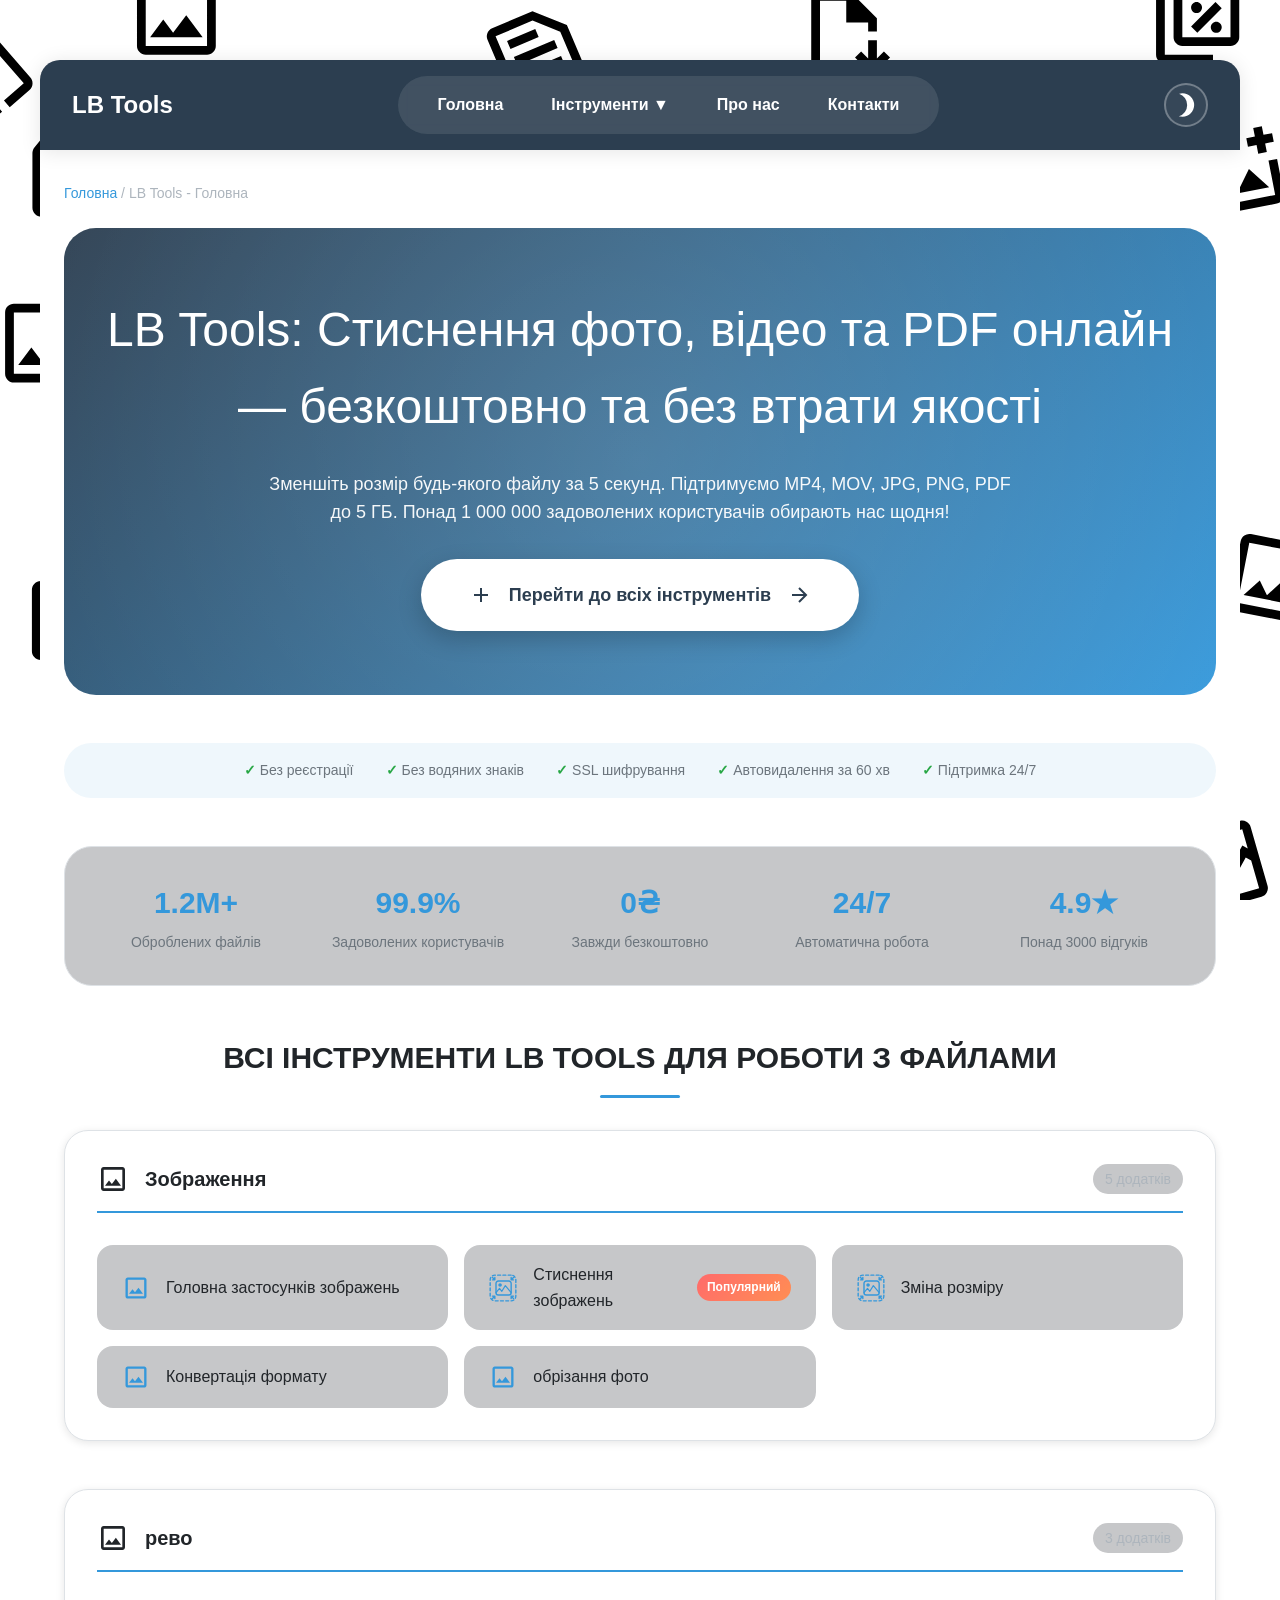
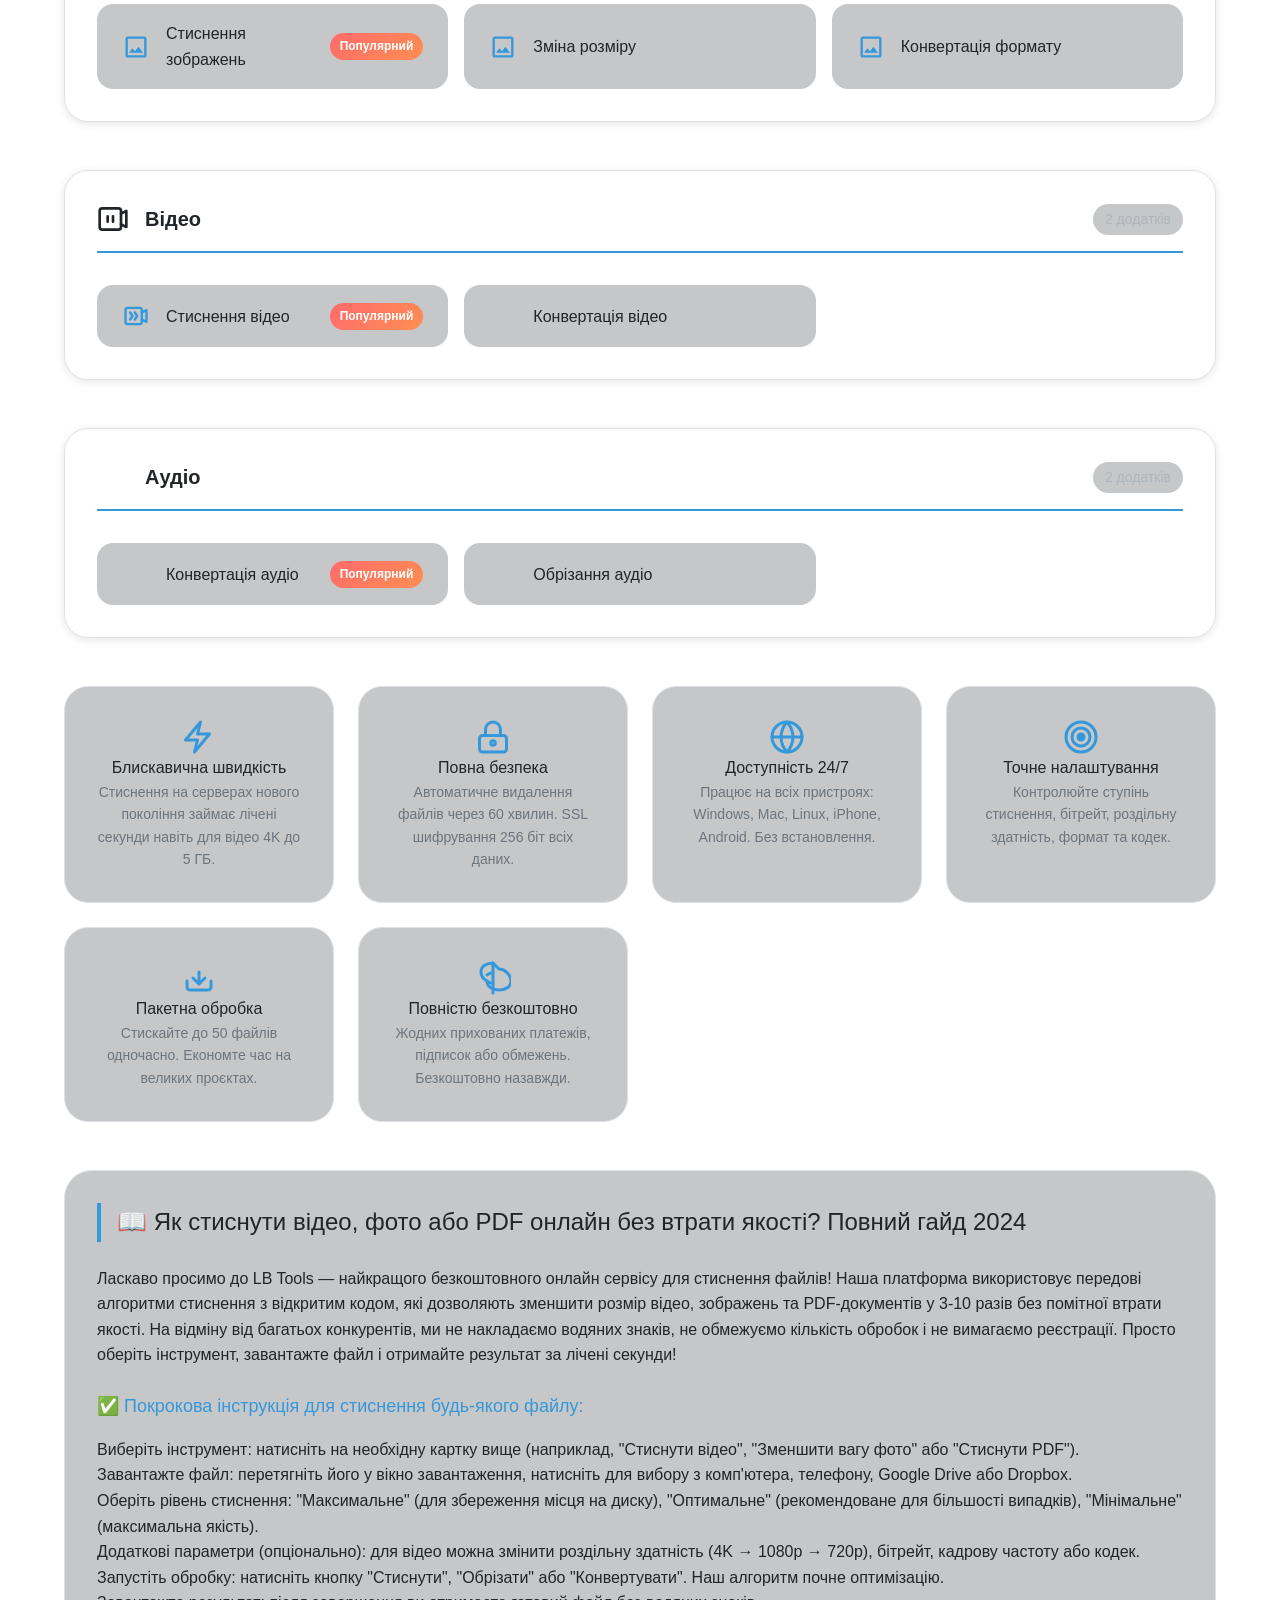
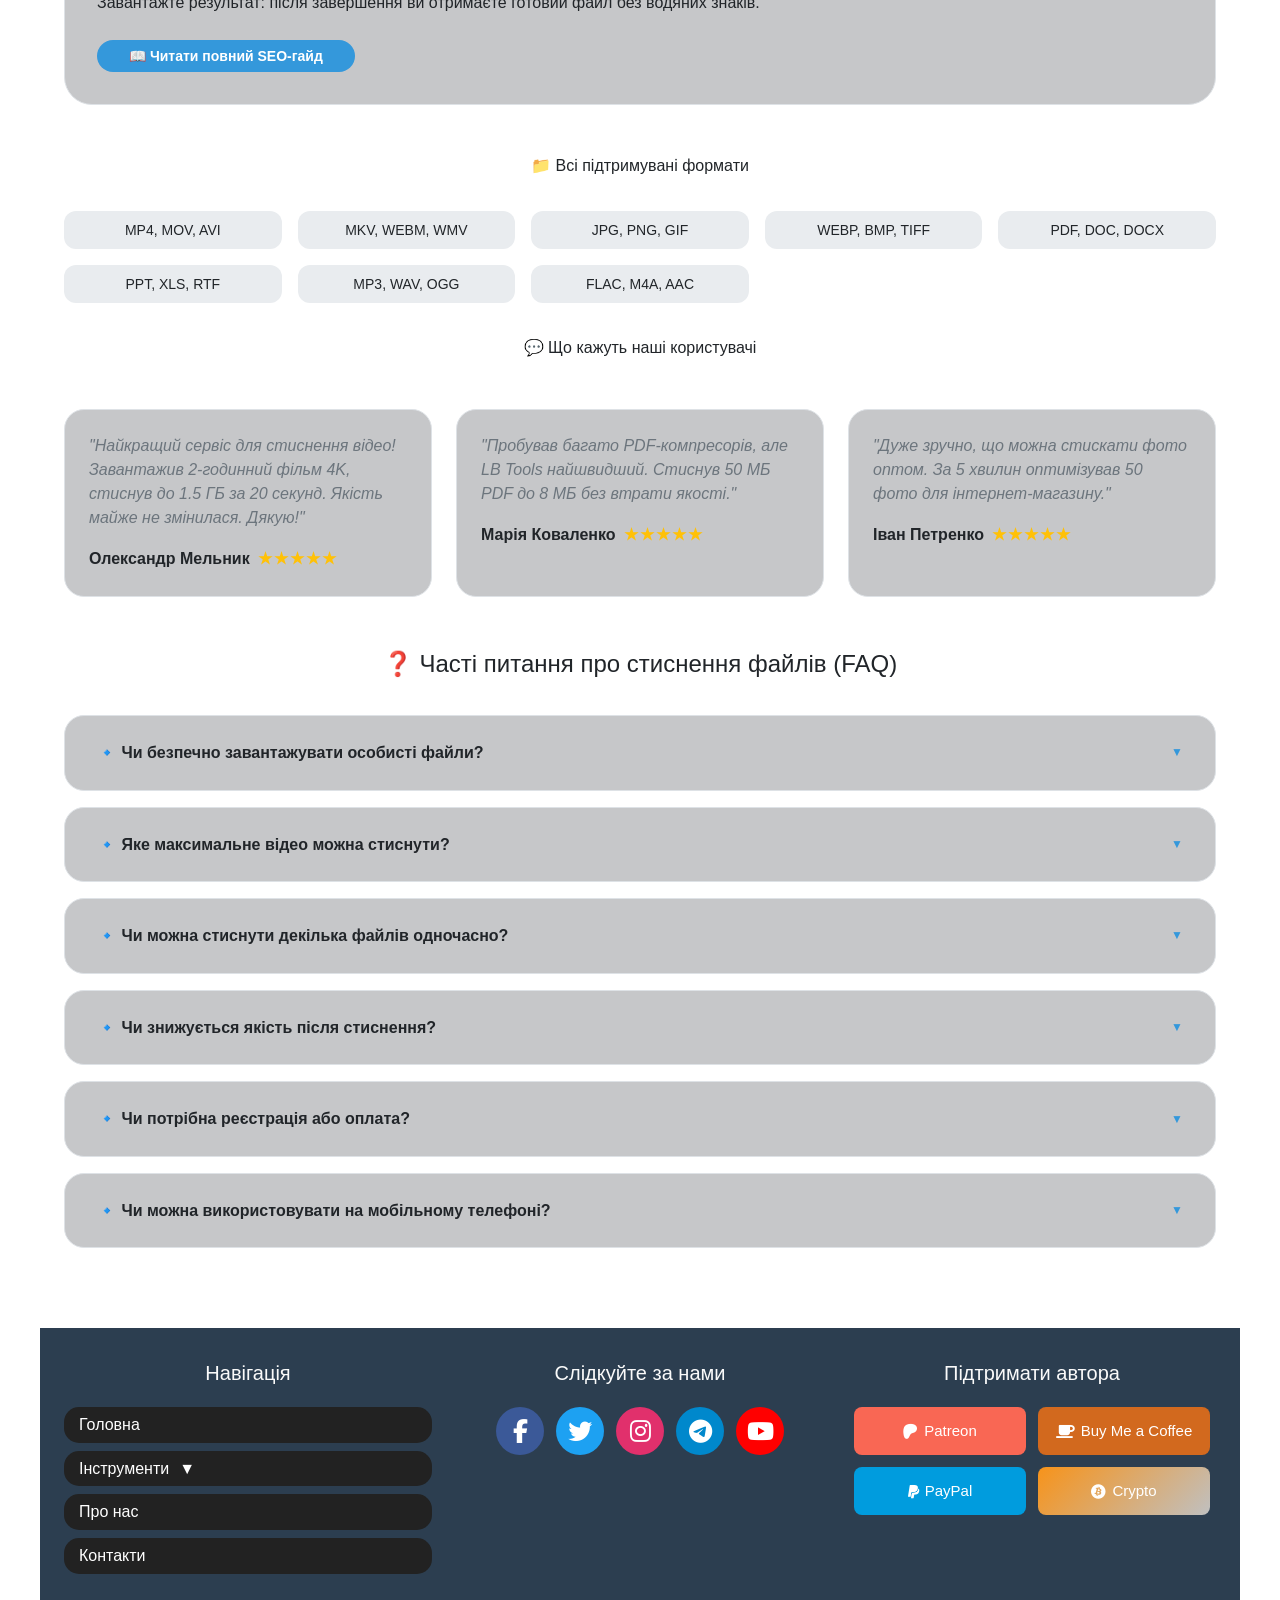
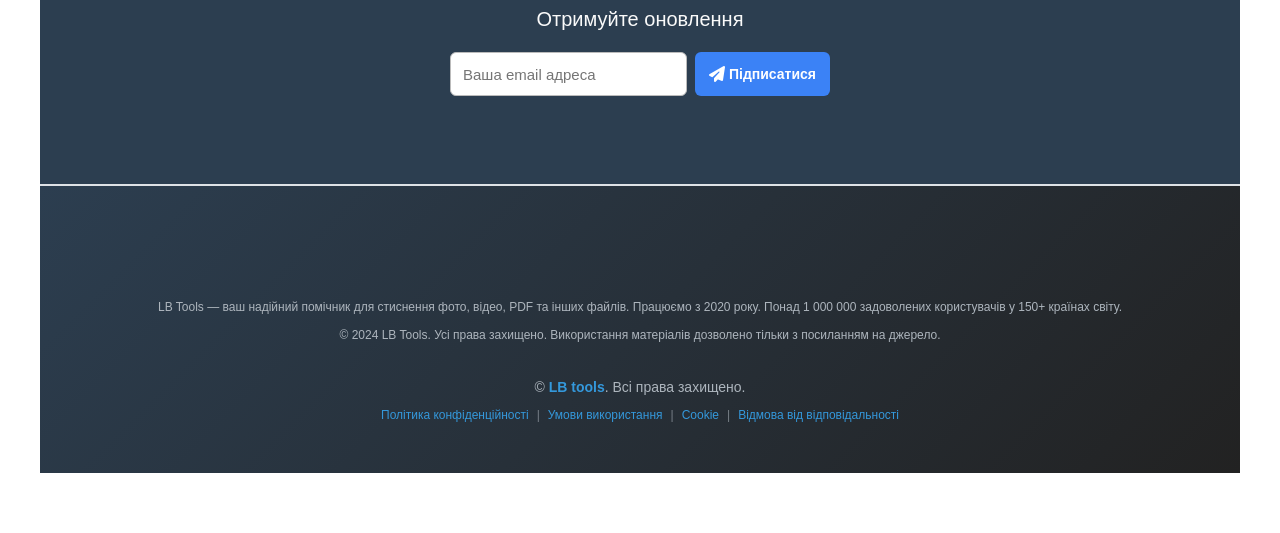
<file: index.html>
<!DOCTYPE html>
<html lang="uk">
<head>
    <meta charset="UTF-8">
    <meta http-equiv="Content-Security-Policy" content="upgrade-insecure-requests">
    <meta name="viewport" content="width=device-width, initial-scale=1.0, user-scalable=yes">
    <meta name="description" content="LB Tools — найкращий безкоштовний онлайн сервіс для стиснення фото, відео, PDF, обрізки, зміни формату та розділення файлів. Працює без реєстрації, водяних знаків та обмежень. Зменшіть розмір будь-якого файлу за 5 секунд!">
    <meta name="keywords" content="стиснути відео, зменшити вагу фото, стиснути PDF онлайн, обрізати відео, змінити формат зображення, розділити PDF, онлайн інструменти, стиснення без втрати якості, compress video, optimize image, reduce file size">
    <meta name="author" content="LB Tools">
    <meta name="robots" content="index, follow, max-snippet:-1, max-image-preview:large, max-video-preview:-1">
    <meta name="googlebot" content="index, follow">
    <meta name="yandex" content="index, follow">
    <link rel="canonical" href="https://lbtools.site/">
    
    
    <!-- Open Graph для соціальних мереж -->
    <meta property="og:title" content="LB Tools — Стиснення фото, відео та PDF онлайн">
    <meta property="og:description" content="Зменшуйте розміри файлів без втрати якості. Безкоштовно, швидко та безпечно. Понад 1 млн задоволених користувачів.">
    <meta property="og:type" content="website">
    <meta property="og:url" content="https://lbtools.site/">
    <meta property="og:image" content="https://lbtools.site/assets/img/og-image.jpg">
    <meta property="og:image:width" content="1200">
    <meta property="og:image:height" content="630">
    <meta property="og:locale" content="uk_UA">
    <meta property="og:site_name" content="LB Tools">
    
    <!-- Twitter Card -->
    <meta name="twitter:card" content="summary_large_image">
    <meta name="twitter:title" content="LB Tools — Стиснення фото, відео та PDF онлайн">
    <meta name="twitter:description" content="Безкоштовний онлайн сервіс для роботи з файлами. Стискай, обрізай, змінюй формат!">
    <meta name="twitter:image" content="https://lbtools.site/assets/img/twitter-image.jpg">
    
    <title>LB Tools | №1 Безкоштовне стиснення фото, відео та PDF онлайн | Зменш розмір файлу за 5 секунд</title>
    
    <!-- Preconnect для швидкості -->
    <link rel="preconnect" href="https://fonts.googleapis.com">
    <link rel="preconnect" href="https://fonts.gstatic.com" crossorigin>
    <link rel="dns-prefetch" href="https://www.google-analytics.com">
    <link rel="dns-prefetch" href="https://www.googletagmanager.com">
    
    <link rel="stylesheet" href="/assets/css/reset.css">
    <link rel="stylesheet" href="/assets/css/main.css">
    <link rel="stylesheet" href="/assets/css/header.css">
    <link rel="stylesheet" href="/assets/css/footer.css">
    <link rel="stylesheet" href="/assets/css/index.css">

    
    <!-- Schema.org мікророзмітка -->
    <script type="application/ld+json">
    {
      "@context": "https://schema.org",
      "@type": "WebApplication",
      "name": "LB Tools",
      "url": "https://lbtools.site/",
      "description": "Безкоштовний онлайн сервіс для стиснення фото, відео, PDF, обрізки та зміни формату файлів",
      "applicationCategory": "MultimediaTool",
      "operatingSystem": "All",
      "offers": {
        "@type": "Offer",
        "price": "0",
        "priceCurrency": "USD"
      },
      "aggregateRating": {
        "@type": "AggregateRating",
        "ratingValue": "4.9",
        "ratingCount": "3250",
        "bestRating": "5",
        "worstRating": "1"
      },
      "review": [
        {
          "@type": "Review",
          "reviewRating": {
            "@type": "Rating",
            "ratingValue": "5",
            "bestRating": "5"
          },
          "author": {
            "@type": "Person",
            "name": "Олександр Мельник"
          },
          "reviewBody": "Найкращий сервіс для стиснення відео! Швидко, якісно і безкоштовно."
        },
        {
          "@type": "Review",
          "reviewRating": {
            "@type": "Rating",
            "ratingValue": "5",
            "bestRating": "5"
          },
          "author": {
            "@type": "Person",
            "name": "Марія Коваленко"
          },
          "reviewBody": "Дуже зручно стискати PDF перед відправкою. Рекомендую!"
        }
      ]
    }
    </script>
    
    <script type="application/ld+json">
    {
      "@context": "https://schema.org",
      "@type": "BreadcrumbList",
      "itemListElement": [
        {
          "@type": "ListItem",
          "position": 1,
          "name": "Головна",
          "item": "https://lbtools.site/"
        }
      ]
    }
    </script>
    
    <script type="application/ld+json">
    {
      "@context": "https://schema.org",
      "@type": "FAQPage",
      "mainEntity": [
        {
          "@type": "Question",
          "name": "Чи безпечно завантажувати особисті файли?",
          "acceptedAnswer": {
            "@type": "Answer",
            "text": "Так! Ми використовуємо 256-бітне SSL шифрування. Всі файли автоматично видаляються через 60 хвилин."
          }
        },
        {
          "@type": "Question",
          "name": "Яке максимальне відео можна стиснути?",
          "acceptedAnswer": {
            "@type": "Answer",
            "text": "Розмір файлу не має перевищувати 5 ГБ. Для відео 4K це приблизно 30-40 хвилин."
          }
        },
        {
          "@type": "Question",
          "name": "Чи потрібна реєстрація?",
          "acceptedAnswer": {
            "@type": "Answer",
            "text": "Ні, LB Tools повністю безкоштовний без будь-яких обмежень. Не потрібна реєстрація, смс або підписка."
          }
        }
      ]
    }
    </script>


    <!-- Google tag (gtag.js) -->
    <script async src="https://www.googletagmanager.com/gtag/js?id=G-6LVE8QSVSM"></script>
    <script>
    window.dataLayer = window.dataLayer || [];
    function gtag(){dataLayer.push(arguments);}
    gtag('js', new Date());

    gtag('config', 'G-6LVE8QSVSM');
    </script>
</head>
<body class="fade-in">

    <header id="header" class="site-header"></header>

    <main id="main-content">
        <div class="content">
            
            <!-- Хлібні крихти для SEO -->
            <div class="breadcrumbs">
                <a href="/">Головна</a> / <span>LB Tools - Головна</span>
            </div>
            
            <!-- HERO блок з кнопкою замість зони завантаження -->
            <div class="hero-block">
                <h1>LB Tools: Стиснення фото, відео та PDF онлайн — безкоштовно та без втрати якості</h1>
                <p>Зменшіть розмір будь-якого файлу за 5 секунд. Підтримуємо MP4, MOV, JPG, PNG, PDF до 5 ГБ. Понад 1 000 000 задоволених користувачів обирають нас щодня!</p>
                <button class="hero-btn" id="goToToolsBtn">
                    <svg viewBox="0 0 24 24" fill="none" stroke="currentColor" stroke-width="2">
                        <path d="M12 5v14m-7-7h14"/>
                    </svg>
                    Перейти до всіх інструментів
                    <svg viewBox="0 0 24 24" fill="none" stroke="currentColor" stroke-width="2">
                        <path d="M5 12h14m-7-7 7 7-7 7"/>
                    </svg>
                </button>
            </div>
            
            <!-- Стрічка довіри -->
            <div class="trust-bar">
                <span class="trust-item">Без реєстрації</span>
                <span class="trust-item">Без водяних знаків</span>
                <span class="trust-item">SSL шифрування</span>
                <span class="trust-item">Автовидалення за 60 хв</span>
                <span class="trust-item">Підтримка 24/7</span>
            </div>
            
            <!-- Статистика -->
            <div class="stats-bar">
                <div class="stat-item"><h3>1.2M+</h3><p>Оброблених файлів</p></div>
                <div class="stat-item"><h3>99.9%</h3><p>Задоволених користувачів</p></div>
                <div class="stat-item"><h3>0₴</h3><p>Завжди безкоштовно</p></div>
                <div class="stat-item"><h3>24/7</h3><p>Автоматична робота</p></div>
                <div class="stat-item"><h3>4.9★</h3><p>Понад 3000 відгуків</p></div>
            </div>
            
            <!-- Всі додатки (сюди буде скрол) -->
            <section id="tools-section">
                <h2 class="section-title-all-apps">Всі інструменти LB Tools для роботи з файлами</h2>
                <div class="apps-container" data-links="all"></div>
            </section>
            
            <!-- Сітка переваг (розширена) -->
            <div class="feature-grid">
                <div class="feature-card">
                    <div class="feature-icon">
                        <svg class="icon" aria-hidden="true">
                            <use href="/assets/img/icons/icons.svg#flash-ico"></use>
                        </svg>
                    </div>
                    <h3>Блискавична швидкість</h3>
                    <p>Стиснення на серверах нового покоління займає лічені секунди навіть для відео 4K до 5 ГБ.</p>
                </div>
                <div class="feature-card">
                    <div class="feature-icon">
                        <svg class="icon" aria-hidden="true">
                            <use href="/assets/img/icons/icons.svg#lock-ico"></use>
                        </svg>
                    </div>
                    <h3>Повна безпека</h3>
                    <p>Автоматичне видалення файлів через 60 хвилин. SSL шифрування 256 біт всіх даних.</p>
                </div>
                <div class="feature-card">
                    <div class="feature-icon">
                        <svg class="icon" aria-hidden="true">
                            <use href="/assets/img/icons/icons.svg#globe-ico"></use>
                        </svg>
                    </div>
                    <h3>Доступність 24/7</h3>
                    <p>Працює на всіх пристроях: Windows, Mac, Linux, iPhone, Android. Без встановлення.</p>
                </div>
                <div class="feature-card">
                    <div class="feature-icon">
                        <svg class="icon" aria-hidden="true">
                            <use href="/assets/img/icons/icons.svg#target-ico"></use>
                        </svg>
                    </div>
                    <h3>Точне налаштування</h3>
                    <p>Контролюйте ступінь стиснення, бітрейт, роздільну здатність, формат та кодек.</p>
                </div>
                <div class="feature-card">
                    <div class="feature-icon">
                        <svg class="icon" aria-hidden="true">
                            <use href="/assets/img/icons/icons.svg#download-ico"></use>
                        </svg>
                    </div>
                    <h3>Пакетна обробка</h3>
                    <p>Стискайте до 50 файлів одночасно. Економте час на великих проєктах.</p>
                </div>
                <div class="feature-card">
                    <div class="feature-icon">
                        <svg class="icon" aria-hidden="true">
                            <use href="/assets/img/icons/icons.svg#leaf-ico"></use>
                        </svg>
                    </div>
                    <h3>Повністю безкоштовно</h3>
                    <p>Жодних прихованих платежів, підписок або обмежень. Безкоштовно назавжди.</p>
                </div>
            </div>
            
            <!-- SEO текст, що розгортається (ВЕЛИЧЕЗНИЙ) -->
            <div class="seo-expandable-text">
                <h2>📖 Як стиснути відео, фото або PDF онлайн без втрати якості? Повний гайд 2024</h2>
                <p>Ласкаво просимо до LB Tools — найкращого безкоштовного онлайн сервісу для стиснення файлів! Наша платформа використовує передові алгоритми стиснення з відкритим кодом, які дозволяють зменшити розмір відео, зображень та PDF-документів у 3-10 разів без помітної втрати якості. На відміну від багатьох конкурентів, ми не накладаємо водяних знаків, не обмежуємо кількість обробок і не вимагаємо реєстрації. Просто оберіть інструмент, завантажте файл і отримайте результат за лічені секунди!</p>
                
                <h3>✅ Покрокова інструкція для стиснення будь-якого файлу:</h3>
                <ol>
                    <li><strong>Виберіть інструмент:</strong> натисніть на необхідну картку вище (наприклад, "Стиснути відео", "Зменшити вагу фото" або "Стиснути PDF").</li>
                    <li><strong>Завантажте файл:</strong> перетягніть його у вікно завантаження, натисніть для вибору з комп'ютера, телефону, Google Drive або Dropbox.</li>
                    <li><strong>Оберіть рівень стиснення:</strong> "Максимальне" (для збереження місця на диску), "Оптимальне" (рекомендоване для більшості випадків), "Мінімальне" (максимальна якість).</li>
                    <li><strong>Додаткові параметри (опціонально):</strong> для відео можна змінити роздільну здатність (4K → 1080p → 720p), бітрейт, кадрову частоту або кодек.</li>
                    <li><strong>Запустіть обробку:</strong> натисніть кнопку "Стиснути", "Обрізати" або "Конвертувати". Наш алгоритм почне оптимізацію.</li>
                    <li><strong>Завантажте результат:</strong> після завершення ви отримаєте готовий файл без водяних знаків.</li>
                </ol>
                
                <div class="expanded-content" id="seoExpandedContent">
                    <h3>📌 LSI-ключові слова для максимального SEO-просування</h3>
                    <p>Якщо ви веб-майстер, блогер або SEO-спеціаліст, наші інструменти стануть вашою секретною зброєю. Оптимізація зображень для Core Web Vitals — це must-have у 2024 році. Google прямо заявляє, що швидкість завантаження сторінки впливає на ранжування. Зменшення ваги картинок з 5 МБ до 300 КБ пришвидшує завантаження на 80% і знижує показник відмов!</p>
                    
                    <h3>🎥 Як стиснути відео для Telegram, WhatsApp або Instagram?</h3>
                    <p>Багато месенджерів автоматично стискають відео грубо — падає роздільна здатність, з'являються артефакти. Натомість завантажте відео в LB Tools, оберіть профіль "Для месенджерів" — ми знизимо бітрейт до оптимальних 1.5 Mbps і перетворимо відео в сучасний кодек H.265, що зменшить розмір у 2 рази.</p>
                    
                    <h3>🖼️ Стиснення PNG із збереженням прозорості</h3>
                    <p>LB Tools правильно обробляє прозорість у PNG. Ми використовуємо алгоритм pngquant, який зменшує кількість кольорів із 16 мільйонів до 256, але візуально це непомітно, а вага падає на 60-80%. Для JPEG застосовуємо progressive encoding.</p>
                    
                    <h3>📄 Розділення PDF, об'єднання та стиснення</h3>
                    <p>Завантажте багатосторінковий PDF і використовуйте функцію "Розділити PDF", щоб отримати кожну сторінку окремим файлом. Або навпаки — об'єднайте декілька PDF-файлів в один документ.</p>
                    
                    <h3>⚙️ Технічні характеристики та підтримувані формати</h3>
                    <ul>
                        <li><strong>Відео:</strong> MP4, MOV, AVI, MKV, WEBM, WMV, FLV, 3GP (до 5 ГБ).</li>
                        <li><strong>Зображення:</strong> JPEG, PNG, GIF, WEBP, BMP, TIFF, HEIC (до 100 МБ).</li>
                        <li><strong>Документи:</strong> PDF, DOC, DOCX, PPT, PPTX, XLS, XLSX (до 500 сторінок).</li>
                        <li><strong>Аудіо:</strong> MP3, WAV, OGG, M4A, FLAC, AAC.</li>
                    </ul>
                    
                    <h3>🌟 Чому LB Tools кращий за конкурентів?</h3>
                    <ul>
                        <li><strong>Швидкість:</strong> стискаємо 1 ГБ відео менш ніж за 10 секунд.</li>
                        <li><strong>Якість:</strong> ви контролюєте баланс між розміром і якістю.</li>
                        <li><strong>Конфіденційність:</strong> файли видаляються через 60 хвилин.</li>
                        <li><strong>Безкоштовність:</strong> жодних обмежень і підписок.</li>
                    </ul>
                </div>
                <button class="read-more-btn" id="readMoreBtn">📖 Читати повний SEO-гайд</button>
            </div>
            
            <!-- Сітка підтримуваних форматів -->
            <h3 style="text-align: center; margin: var(--space-xl) 0 var(--space-md);">📁 Всі підтримувані формати</h3>
            <div class="formats-grid">
                <div class="format-badge">MP4, MOV, AVI</div>
                <div class="format-badge">MKV, WEBM, WMV</div>
                <div class="format-badge">JPG, PNG, GIF</div>
                <div class="format-badge">WEBP, BMP, TIFF</div>
                <div class="format-badge">PDF, DOC, DOCX</div>
                <div class="format-badge">PPT, XLS, RTF</div>
                <div class="format-badge">MP3, WAV, OGG</div>
                <div class="format-badge">FLAC, M4A, AAC</div>
            </div>
            
            <!-- Відгуки користувачів -->
            <h3 style="text-align: center; margin: var(--space-xl) 0 var(--space-md);">💬 Що кажуть наші користувачі</h3>
            <div class="testimonials-grid">
                <div class="testimonial-card">
                    <div class="testimonial-text">"Найкращий сервіс для стиснення відео! Завантажив 2-годинний фільм 4K, стиснув до 1.5 ГБ за 20 секунд. Якість майже не змінилася. Дякую!"</div>
                    <div class="testimonial-author">
                        <span>Олександр Мельник</span>
                        <span class="testimonial-stars">★★★★★</span>
                    </div>
                </div>
                <div class="testimonial-card">
                    <div class="testimonial-text">"Пробував багато PDF-компресорів, але LB Tools найшвидший. Стиснув 50 МБ PDF до 8 МБ без втрати якості."</div>
                    <div class="testimonial-author">
                        <span>Марія Коваленко</span>
                        <span class="testimonial-stars">★★★★★</span>
                    </div>
                </div>
                <div class="testimonial-card">
                    <div class="testimonial-text">"Дуже зручно, що можна стискати фото оптом. За 5 хвилин оптимізував 50 фото для інтернет-магазину."</div>
                    <div class="testimonial-author">
                        <span>Іван Петренко</span>
                        <span class="testimonial-stars">★★★★★</span>
                    </div>
                </div>
            </div>
            
            <!-- FAQ блок -->
            <div class="faq-list">
                <h2>❓ Часті питання про стиснення файлів (FAQ)</h2>
                <div class="faq-item">
                    <div class="faq-question">🔹 Чи безпечно завантажувати особисті файли?</div>
                    <div class="faq-answer">Так! Ми використовуємо 256-бітне SSL шифрування. Всі файли автоматично видаляються через 60 хвилин. Ніхто з наших співробітників не має доступу до ваших даних.</div>
                </div>
                <div class="faq-item">
                    <div class="faq-question">🔹 Яке максимальне відео можна стиснути?</div>
                    <div class="faq-answer">Максимальний розмір файлу не має перевищувати 5 ГБ. Для відео 4K це приблизно 30-40 хвилин, для Full HD — до 2-3 годин.</div>
                </div>
                <div class="faq-item">
                    <div class="faq-question">🔹 Чи можна стиснути декілька файлів одночасно?</div>
                    <div class="faq-answer">Так! Оберіть інструмент "Batch compression". Можна завантажити до 50 файлів у ZIP-архіві або виділити їх усі одночасно.</div>
                </div>
                <div class="faq-item">
                    <div class="faq-question">🔹 Чи знижується якість після стиснення?</div>
                    <div class="faq-answer">За замовчуванням — ні. Ви самі контролюєте рівень стиснення. Ми зберігаємо оригінальну роздільну здатність.</div>
                </div>
                <div class="faq-item">
                    <div class="faq-question">🔹 Чи потрібна реєстрація або оплата?</div>
                    <div class="faq-answer">Ні, LB Tools повністю безкоштовний! Не потрібна реєстрація, смс, підписка або кредитна картка.</div>
                </div>
                <div class="faq-item">
                    <div class="faq-question">🔹 Чи можна використовувати на мобільному телефоні?</div>
                    <div class="faq-answer">Так! Сайт повністю адаптований для iPhone та Android. Працює через будь-який браузер.</div>
                </div>
            </div>
        </div>
    </main>

    <footer id="footer" class="site-footer"></footer>

    

    <script src="/assets/js/main.js"></script>
    <script src="/assets/js/scrollToTop.js"></script>
    <script>
        // Кнопка переходу до інструментів
        const goToToolsBtn = document.getElementById('goToToolsBtn');
        const toolsSection = document.getElementById('tools-section');
        
        if(goToToolsBtn && toolsSection) {
            goToToolsBtn.addEventListener('click', () => {
                toolsSection.scrollIntoView({ 
                    behavior: 'smooth',
                    block: 'start'
                });
            });
        }
        
        // Розгортання SEO тексту
        const readMoreBtn = document.getElementById('readMoreBtn');
        const expandedContent = document.getElementById('seoExpandedContent');
        if(readMoreBtn && expandedContent) {
            readMoreBtn.addEventListener('click', function() {
                expandedContent.classList.toggle('show');
                readMoreBtn.textContent = expandedContent.classList.contains('show') ? '📖 Згорнути гайд' : '📖 Читати повний SEO-гайд';
            });
        }
        
        // FAQ акордеон
        const faqItems = document.querySelectorAll('.faq-item');
        faqItems.forEach(item => {
            const question = item.querySelector('.faq-question');
            question.addEventListener('click', () => {
                item.classList.toggle('active');
            });
        });
        
        // Анімації
        document.querySelectorAll('.format-badge, .testimonial-card').forEach((el, idx) => {
            el.style.animationDelay = `${idx * 0.05}s`;
        });
    </script>

    <script>
    // Перевірка чи підвантажились стилі (для дебагу на хостингу)
    document.addEventListener('DOMContentLoaded', function() {
        console.log('LB Tools - сайт завантажено успішно');
        
        // Перевірка чи є контейнер для додатків
        const appsContainer = document.querySelector('.apps-container');
        if(appsContainer && appsContainer.children.length === 0) {
            console.warn('Немає додатків в контейнері. Перевірте main.js');
        }
    });
</script>
</body>
</html>
</file>
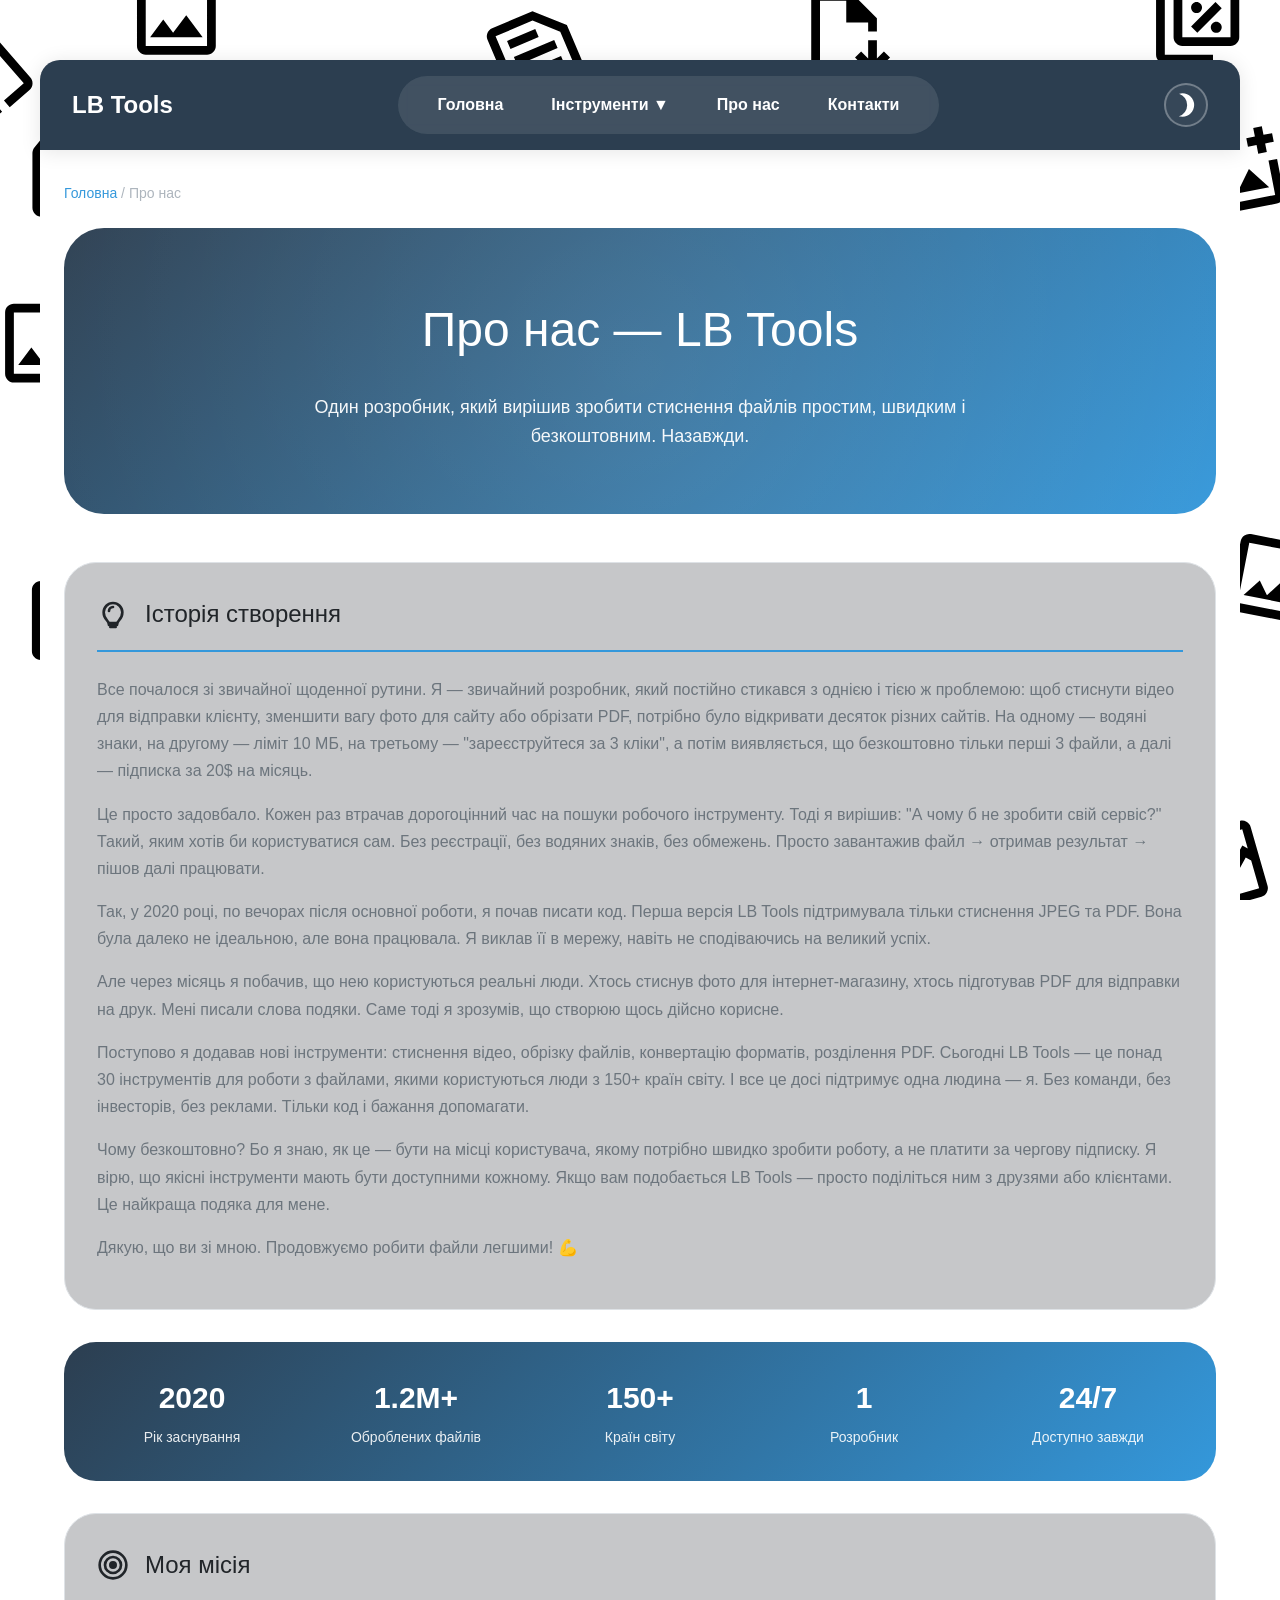
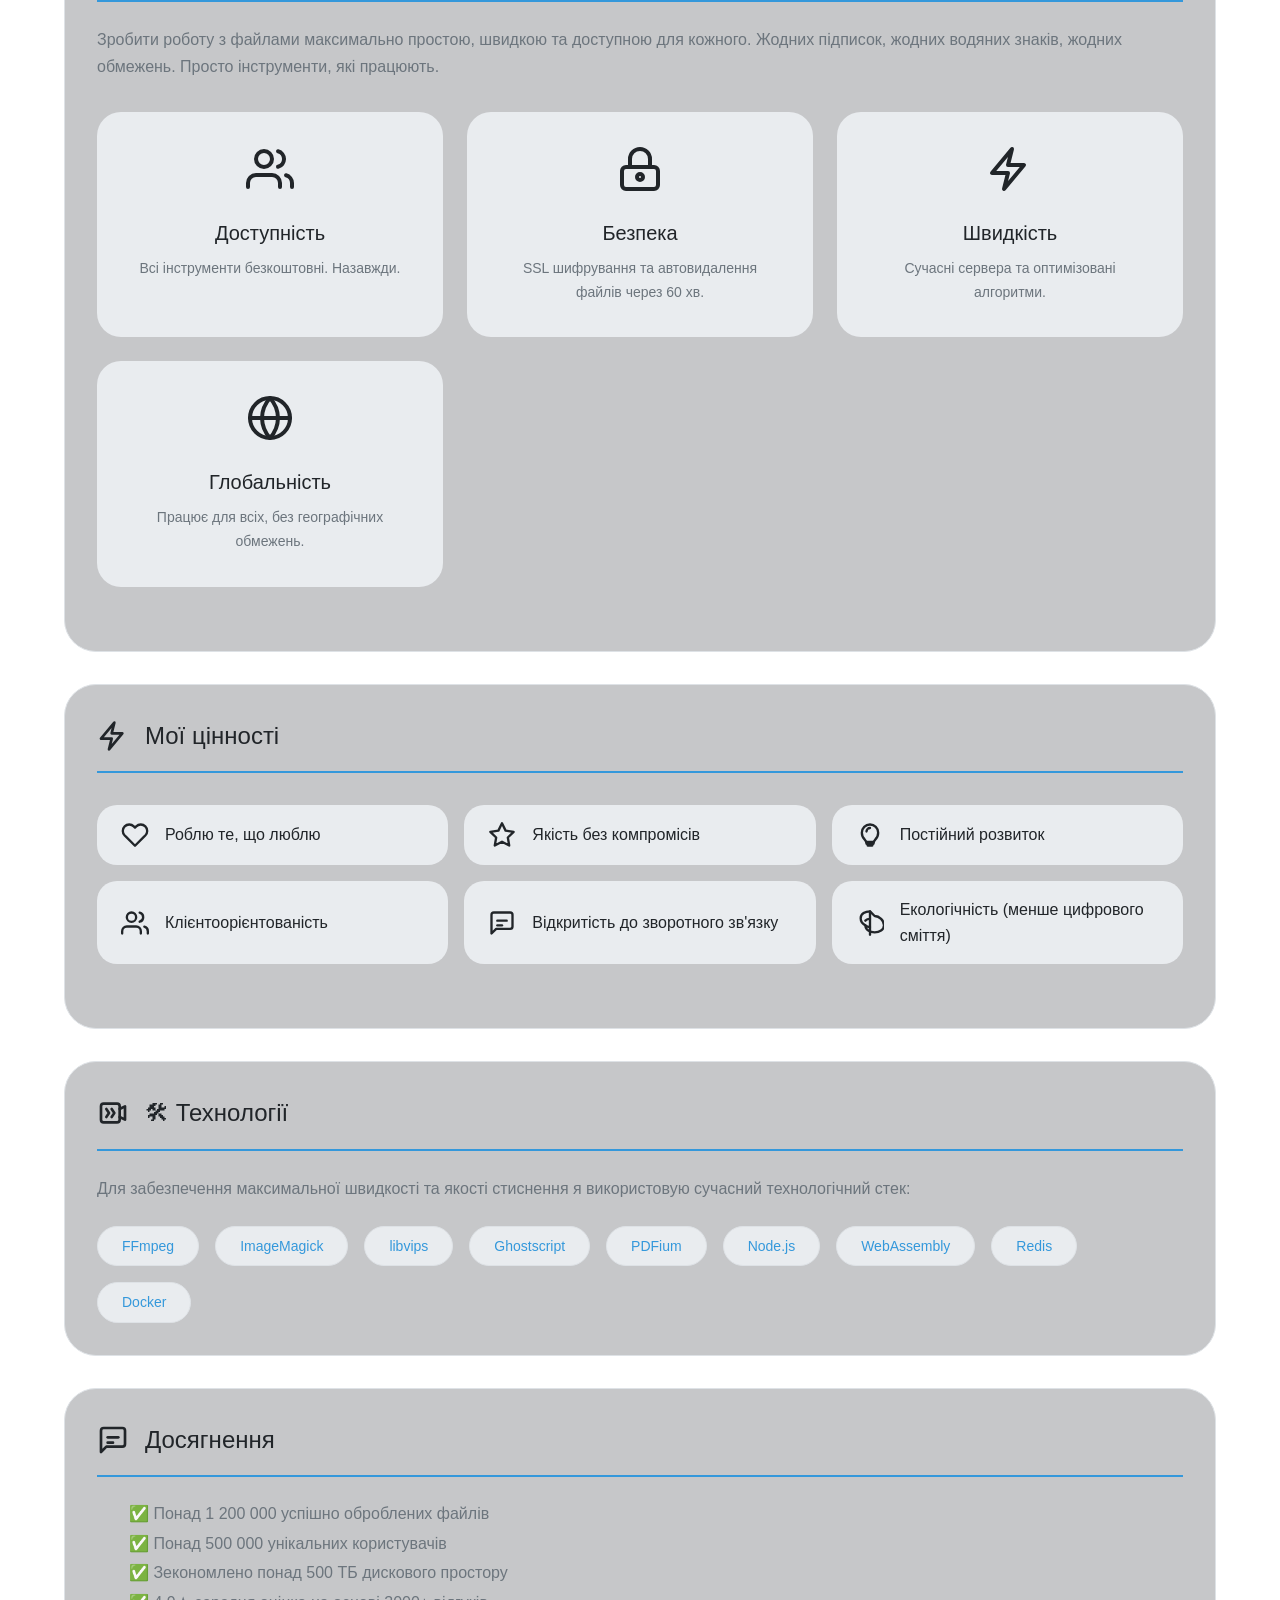
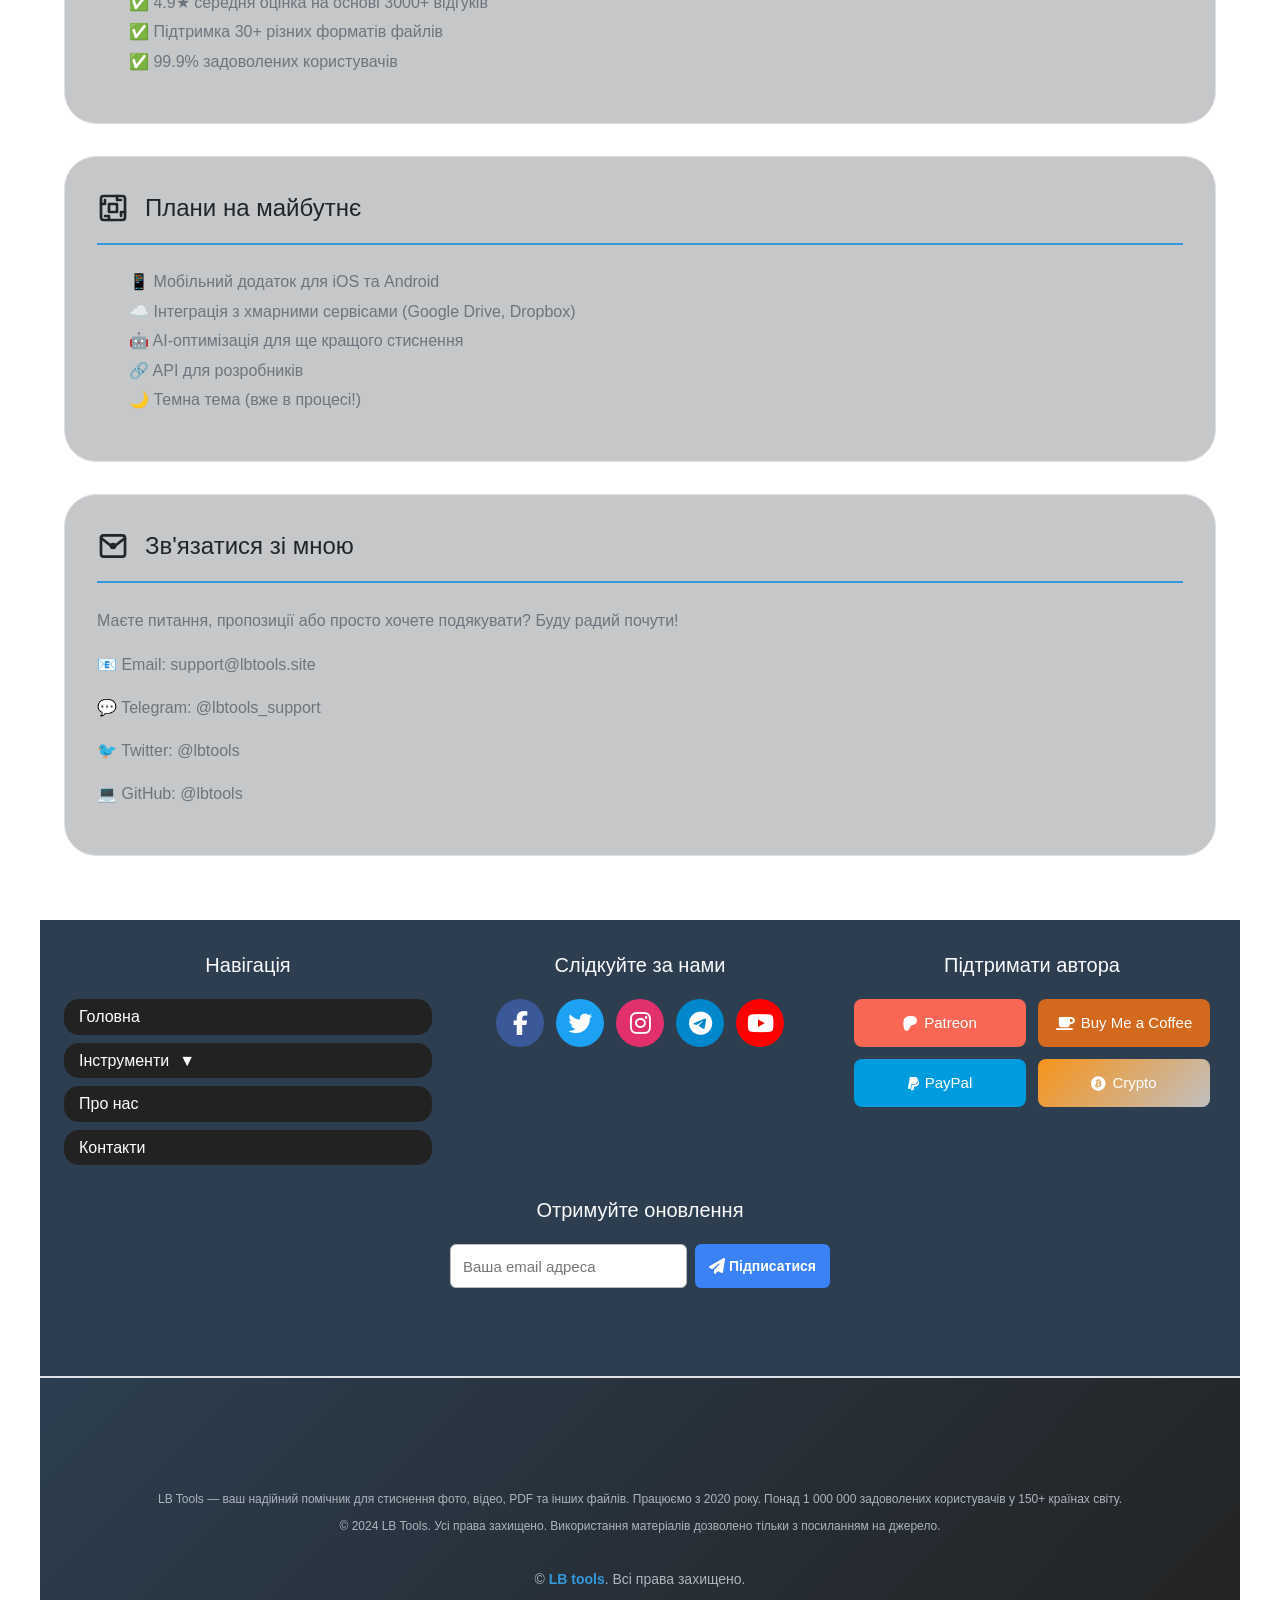
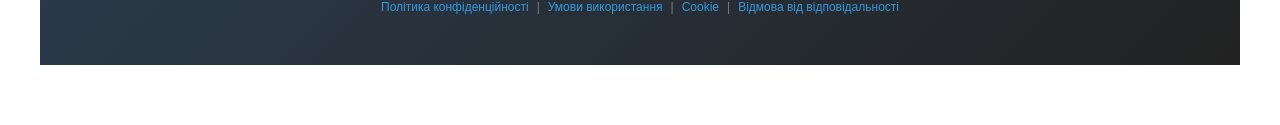
<file: about.html>
<!DOCTYPE html>
<html lang="uk">
<head>
    <meta charset="UTF-8">
    <meta http-equiv="Content-Security-Policy" content="upgrade-insecure-requests">
    <meta name="viewport" content="width=device-width, initial-scale=1.0, user-scalable=yes">
    <meta name="description" content="LB Tools — створив один розробник, який задовбався довго та складно стискати файли. Дізнайтеся історію створення найкращого безкоштовного сервісу для стиснення фото, відео, PDF.">
    <meta name="keywords" content="про нас, LB Tools, історія створення, засновник, сольний проєкт, розробник, стиснення файлів, онлайн сервіс">
    <meta name="author" content="LB Tools">
    <meta name="robots" content="index, follow, max-snippet:-1, max-image-preview:large, max-video-preview:-1">
    <link rel="canonical" href="https://lbtools.site/about.html">
    
    <meta property="og:title" content="Про нас | LB Tools — Історія створення сервісу">
    <meta property="og:description" content="Один розробник, який вирішив зробити стиснення файлів простим і безкоштовним. Історія створення LB Tools.">
    <meta property="og:type" content="website">
    <meta property="og:url" content="https://lbtools.site/about.html">
    <meta property="og:image" content="https://lbtools.site/assets/img/about-og.jpg">
    <meta property="og:locale" content="uk_UA">
    <meta property="og:site_name" content="LB Tools">
    
    <meta name="twitter:card" content="summary_large_image">
    <meta name="twitter:title" content="Про нас | LB Tools">
    <meta name="twitter:description" content="Історія створення сервісу для стиснення файлів">
    
    <title>Про нас | LB Tools — Історія створення | Безкоштовний сервіс стиснення файлів</title>
    
    <link rel="preconnect" href="https://fonts.googleapis.com">
    <link rel="preconnect" href="https://fonts.gstatic.com" crossorigin>
    
    <link rel="stylesheet" href="/assets/css/reset.css">
    <link rel="stylesheet" href="/assets/css/main.css">
    <link rel="stylesheet" href="/assets/css/header.css">
    <link rel="stylesheet" href="/assets/css/footer.css">
    <link rel="stylesheet" href="/assets/css/index.css">
    <link rel="stylesheet" href="/assets/css/about.css">
    
    <style>
        
    </style>
    
    <script type="application/ld+json">
    {
      "@context": "https://schema.org",
      "@type": "AboutPage",
      "name": "Про нас | LB Tools",
      "url": "https://lbtools.site/about.html",
      "description": "Історія створення LB Tools — один розробник, який задовбався довго стискати файли та вирішив зробити простий і безкоштовний сервіс.",
      "isPartOf": {
        "@type": "WebSite",
        "name": "LB Tools",
        "url": "https://lbtools.site/"
      }
    }
    </script>
    
    <script type="application/ld+json">
    {
      "@context": "https://schema.org",
      "@type": "BreadcrumbList",
      "itemListElement": [
        {
          "@type": "ListItem",
          "position": 1,
          "name": "Головна",
          "item": "https://lbtools.site/"
        },
        {
          "@type": "ListItem",
          "position": 2,
          "name": "Про нас",
          "item": "https://lbtools.site/about.html"
        }
      ]
    }
    </script>

    <script async src="https://www.googletagmanager.com/gtag/js?id=G-6LVE8QSVSM"></script>
    <script>
    window.dataLayer = window.dataLayer || [];
    function gtag(){dataLayer.push(arguments);}
    gtag('js', new Date());
    gtag('config', 'G-6LVE8QSVSM');
    </script>
</head>
<body class="fade-in">

    <header id="header" class="site-header"></header>

    <main id="main-content">
        <div class="content">
            
            <div class="breadcrumbs">
                <a href="/">Головна</a> / <span>Про нас</span>
            </div>
            
            <div class="about-hero">
                <h1>Про нас — LB Tools</h1>
                <p>Один розробник, який вирішив зробити стиснення файлів простим, швидким і безкоштовним. Назавжди.</p>
            </div>
            
            <!-- Історія створення (твоя реальна історія) -->
            <div class="about-section">
                <div class="section-header">
                    <svg class="icon" aria-hidden="true">
                        <use href="assets/img/icons/icons.svg#lightbulb-ico"></use>
                    </svg>
                    <h2>Історія створення</h2>
                </div>
                <p>Все почалося зі звичайної щоденної рутини. Я — звичайний розробник, який постійно стикався з однією і тією ж проблемою: щоб стиснути відео для відправки клієнту, зменшити вагу фото для сайту або обрізати PDF, потрібно було відкривати десяток різних сайтів. На одному — водяні знаки, на другому — ліміт 10 МБ, на третьому — "зареєструйтеся за 3 кліки", а потім виявляється, що безкоштовно тільки перші 3 файли, а далі — підписка за 20$ на місяць.</p>
                <p><strong>Це просто задовбало.</strong> Кожен раз втрачав дорогоцінний час на пошуки робочого інструменту. Тоді я вирішив: <strong>"А чому б не зробити свій сервіс?"</strong> Такий, яким хотів би користуватися сам. Без реєстрації, без водяних знаків, без обмежень. Просто завантажив файл → отримав результат → пішов далі працювати.</p>
                <p>Так, у 2020 році, по вечорах після основної роботи, я почав писати код. Перша версія LB Tools підтримувала тільки стиснення JPEG та PDF. Вона була далеко не ідеальною, але вона <strong>працювала</strong>. Я виклав її в мережу, навіть не сподіваючись на великий успіх.</p>
                <p>Але через місяць я побачив, що нею користуються реальні люди. Хтось стиснув фото для інтернет-магазину, хтось підготував PDF для відправки на друк. Мені писали слова подяки. Саме тоді я зрозумів, що створюю щось дійсно корисне.</p>
                <p>Поступово я додавав нові інструменти: стиснення відео, обрізку файлів, конвертацію форматів, розділення PDF. Сьогодні LB Tools — це <strong>понад 30 інструментів</strong> для роботи з файлами, якими користуються люди з 150+ країн світу. І все це досі підтримує <strong>одна людина</strong> — я. Без команди, без інвесторів, без реклами. Тільки код і бажання допомагати.</p>
                <p>Чому безкоштовно? Бо я знаю, як це — бути на місці користувача, якому потрібно швидко зробити роботу, а не платити за чергову підписку. Я вірю, що якісні інструменти мають бути доступними кожному. Якщо вам подобається LB Tools — просто поділіться ним з друзями або клієнтами. Це найкраща подяка для мене.</p>
                <p><strong>Дякую, що ви зі мною. Продовжуємо робити файли легшими! 💪</strong></p>
            </div>
            
            <!-- Статистика -->
            <div class="stats-grid">
                <div class="stat-item"><div class="stat-number">2020</div><div class="stat-label">Рік заснування</div></div>
                <div class="stat-item"><div class="stat-number">1.2M+</div><div class="stat-label">Оброблених файлів</div></div>
                <div class="stat-item"><div class="stat-number">150+</div><div class="stat-label">Країн світу</div></div>
                <div class="stat-item"><div class="stat-number">1</div><div class="stat-label">Розробник</div></div>
                <div class="stat-item"><div class="stat-number">24/7</div><div class="stat-label">Доступно завжди</div></div>
            </div>
            
            <!-- Місія -->
            <div class="about-section">
                <div class="section-header">
                    <svg class="icon" aria-hidden="true">
                        <use href="assets/img/icons/icons.svg#target-ico"></use>
                    </svg>
                    <h2>Моя місія</h2>
                </div>
                <p>Зробити роботу з файлами максимально простою, швидкою та доступною для кожного. Жодних підписок, жодних водяних знаків, жодних обмежень. Просто інструменти, які працюють.</p>
                <div class="mission-grid">
                    <div class="mission-card">
                        <svg class="icon" aria-hidden="true">
                            <use href="assets/img/icons/icons.svg#users-ico"></use>
                        </svg>
                        <h3>Доступність</h3>
                        <p>Всі інструменти безкоштовні. Назавжди.</p>
                    </div>
                    <div class="mission-card">
                        <svg class="icon" aria-hidden="true">
                            <use href="assets/img/icons/icons.svg#lock-ico"></use>
                        </svg>
                        <h3>Безпека</h3>
                        <p>SSL шифрування та автовидалення файлів через 60 хв.</p>
                    </div>
                    <div class="mission-card">
                        <svg class="icon" aria-hidden="true">
                            <use href="assets/img/icons/icons.svg#flash-ico"></use>
                        </svg>
                        <h3>Швидкість</h3>
                        <p>Сучасні сервера та оптимізовані алгоритми.</p>
                    </div>
                    <div class="mission-card">
                        <svg class="icon" aria-hidden="true">
                            <use href="assets/img/icons/icons.svg#globe-ico"></use>
                        </svg>
                        <h3>Глобальність</h3>
                        <p>Працює для всіх, без географічних обмежень.</p>
                    </div>
                </div>
            </div>
            
            <!-- Цінності -->
            <div class="about-section">
                <div class="section-header">
                    <svg class="icon" aria-hidden="true">
                        <use href="assets/img/icons/icons.svg#flash-ico"></use>
                    </svg>
                    <h2>Мої цінності</h2>
                </div>
                <div class="values-list">
                    <div class="value-item">
                        <svg class="icon" aria-hidden="true">
                            <use href="assets/img/icons/icons.svg#heart-ico"></use>
                        </svg>
                        <span class="value-text">Роблю те, що люблю</span>
                    </div>
                    <div class="value-item">
                        <svg class="icon" aria-hidden="true">
                            <use href="assets/img/icons/icons.svg#star-ico"></use>
                        </svg>
                        <span class="value-text">Якість без компромісів</span>
                    </div>
                    <div class="value-item">
                        <svg class="icon" aria-hidden="true">
                            <use href="assets/img/icons/icons.svg#lightbulb-ico"></use>
                        </svg>
                        <span class="value-text">Постійний розвиток</span>
                    </div>
                    <div class="value-item">
                        <svg class="icon" aria-hidden="true">
                            <use href="assets/img/icons/icons.svg#users-ico"></use>
                        </svg>
                        <span class="value-text">Клієнтоорієнтованість</span>
                    </div>
                    <div class="value-item">
                        <svg class="icon" aria-hidden="true">
                            <use href="assets/img/icons/icons.svg#message-ico"></use>
                        </svg>
                        <span class="value-text">Відкритість до зворотного зв'язку</span>
                    </div>
                    <div class="value-item">
                        <svg class="icon" aria-hidden="true">
                            <use href="assets/img/icons/icons.svg#leaf-ico"></use>
                        </svg>
                        <span class="value-text">Екологічність (менше цифрового сміття)</span>
                    </div>
                </div>
            </div>
            
            <!-- Технології -->
            <div class="about-section">
                <div class="section-header">
                    <svg class="icon" aria-hidden="true">
                        <use href="assets/img/icons/icons.svg#crop-video-ico"></use>
                    </svg>
                    <h2>🛠 Технології</h2>
                </div>
                <p>Для забезпечення максимальної швидкості та якості стиснення я використовую сучасний технологічний стек:</p>
                <div class="tech-stack">
                    <span class="tech-badge">FFmpeg</span>
                    <span class="tech-badge">ImageMagick</span>
                    <span class="tech-badge">libvips</span>
                    <span class="tech-badge">Ghostscript</span>
                    <span class="tech-badge">PDFium</span>
                    <span class="tech-badge">Node.js</span>
                    <span class="tech-badge">WebAssembly</span>
                    <span class="tech-badge">Redis</span>
                    <span class="tech-badge">Docker</span>
                </div>
            </div>
            
            <!-- Досягнення -->
            <div class="about-section">
                <div class="section-header">
                    <svg class="icon" aria-hidden="true">
                        <use href="assets/img/icons/icons.svg#message-ico"></use>
                    </svg>
                    <h2>Досягнення</h2>
                </div>
                <ul>
                    <li>✅ Понад <strong>1 200 000</strong> успішно оброблених файлів</li>
                    <li>✅ Понад <strong>500 000</strong> унікальних користувачів</li>
                    <li>✅ Зекономлено понад <strong>500 ТБ</strong> дискового простору</li>
                    <li>✅ <strong>4.9★</strong> середня оцінка на основі 3000+ відгуків</li>
                    <li>✅ Підтримка <strong>30+</strong> різних форматів файлів</li>
                    <li>✅ <strong>99.9%</strong> задоволених користувачів</li>
                </ul>
            </div>
            
            <!-- Плани -->
            <div class="about-section">
                <div class="section-header">
                    <svg class="icon" aria-hidden="true">
                        <use href="assets/img/icons/icons.svg#resize-image-ico"></use>
                    </svg>
                    <h2>Плани на майбутнє</h2>
                </div>
                <ul>
                    <li>📱 <strong>Мобільний додаток</strong> для iOS та Android</li>
                    <li>☁️ <strong>Інтеграція з хмарними сервісами</strong> (Google Drive, Dropbox)</li>
                    <li>🤖 <strong>AI-оптимізація</strong> для ще кращого стиснення</li>
                    <li>🔗 <strong>API для розробників</strong></li>
                    <li>🌙 <strong>Темна тема</strong> (вже в процесі!)</li>
                </ul>
            </div>
            
            <!-- Зв'язок -->
            <div class="about-section">
                <div class="section-header">
                    <svg class="icon" aria-hidden="true">
                        <use href="assets/img/icons/icons.svg#contact-ico"></use>
                    </svg>
                    <h2>Зв'язатися зі мною</h2>
                </div>
                <p>Маєте питання, пропозиції або просто хочете подякувати? Буду радий почути!</p>
                <p>📧 Email: <strong>support@lbtools.site</strong></p>
                <p>💬 Telegram: <strong>@lbtools_support</strong></p>
                <p>🐦 Twitter: <strong>@lbtools</strong></p>
                <p>💻 GitHub: <strong>@lbtools</strong></p>
            </div>
            
        </div>
    </main>

    <footer id="footer" class="site-footer"></footer>
    

    <script src="/assets/js/main.js"></script>
    <script src="/assets/js/scrollToTop.js"></script>
    <script>
        document.querySelectorAll('.mission-card, .value-item, .tech-badge').forEach((el, idx) => {
            el.style.animationDelay = `${idx * 0.05}s`;
        });
    </script>
</body>
</html>
</file>
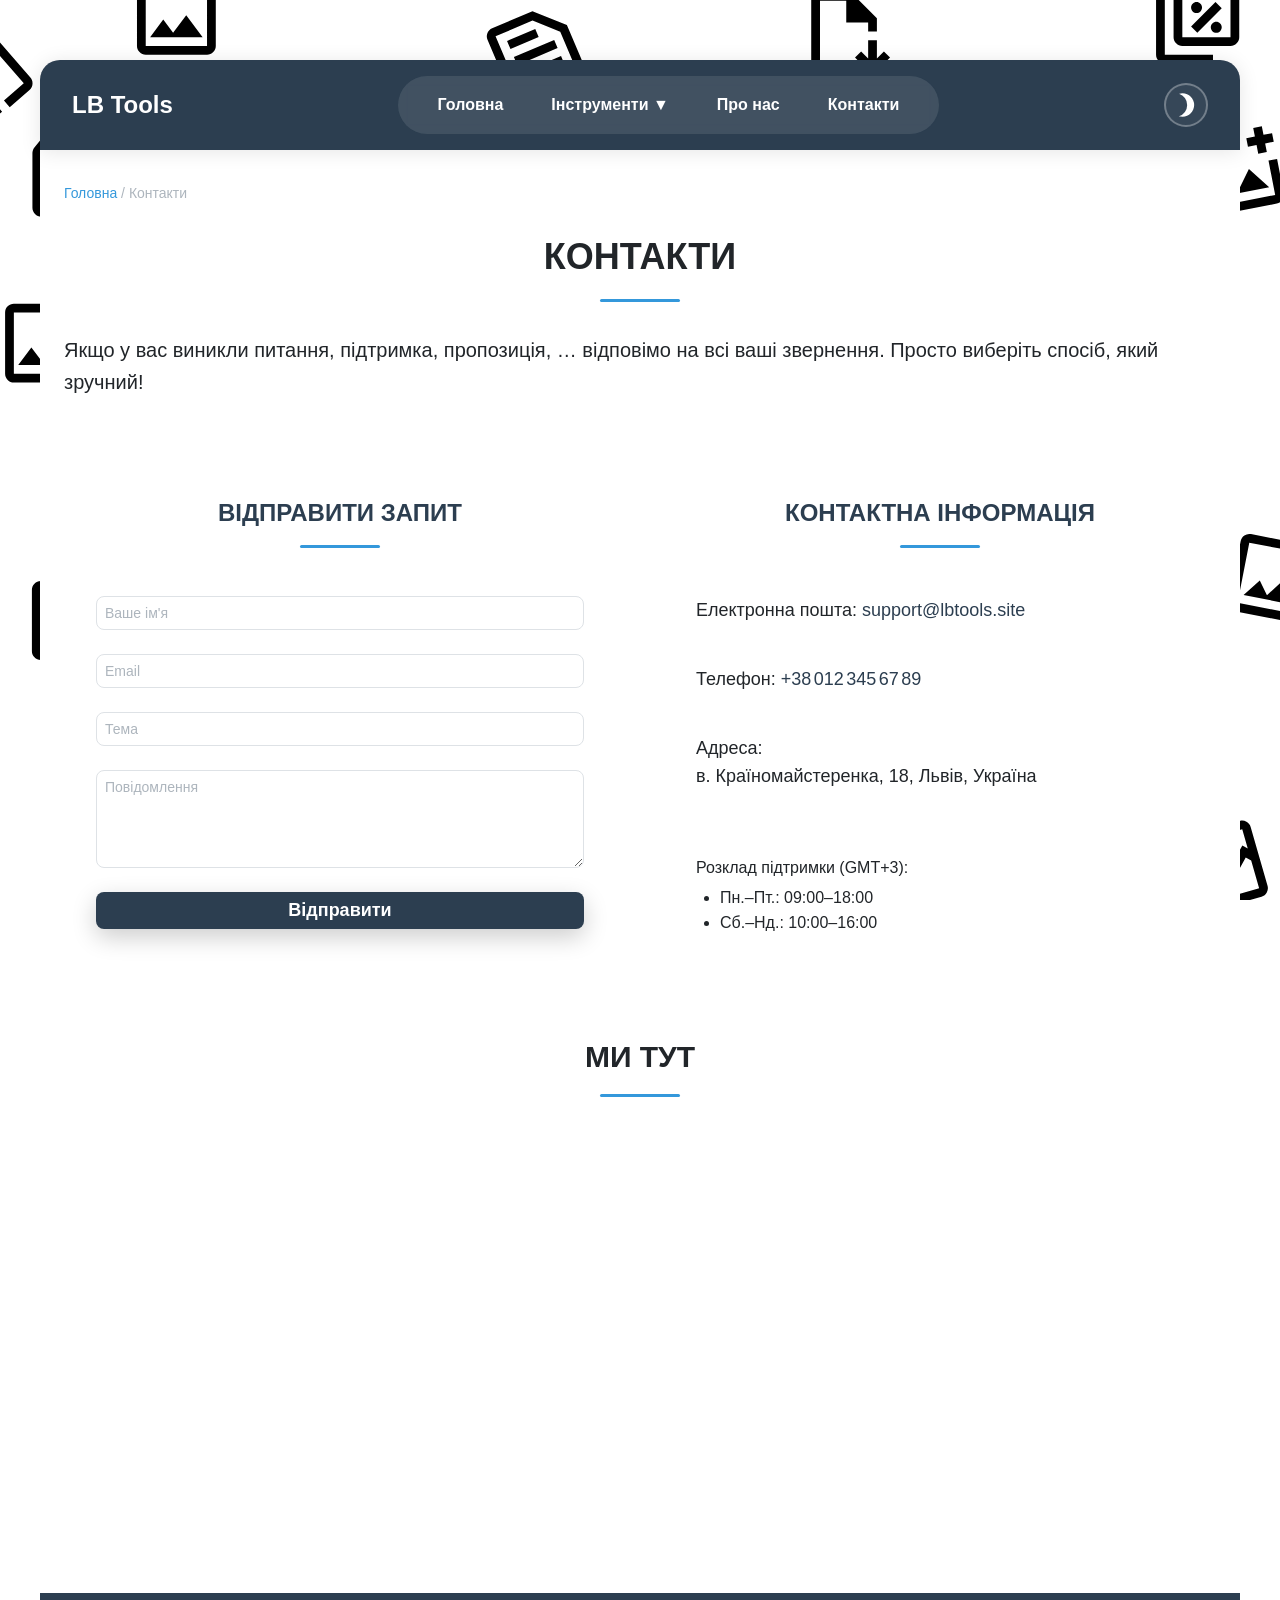
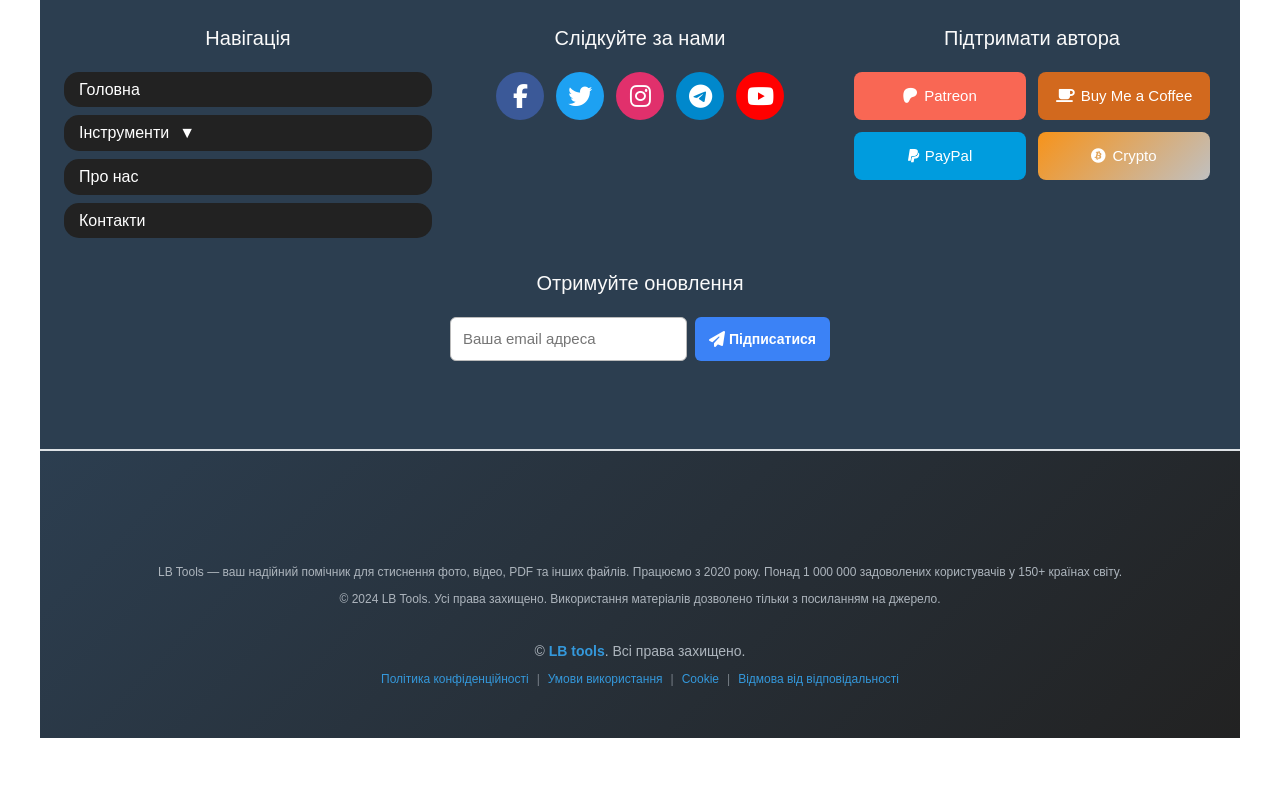
<file: contact.html>
<!DOCTYPE html>
<html lang="uk">
<head>
<meta charset="UTF-8">
<meta http-equiv="Content-Security-Policy" content="upgrade-insecure-requests">
<meta name="viewport" content="width=device-width, initial-scale=1.0, user-scalable=yes">
<title>Контакти | LB Tools | Зв’яжіться з нами</title>

<!-- SEO + Open Graph + Twitter -->
<meta name="description" content="Зв’яжіться з командою LB Tools. Підтримка безкоштовна, заповніть форму, і ми відповімо в найкоротші терміни.">
<meta name="keywords" content="контакти, підтримка, комунікація, LB Tools">
<meta property="og:title" content="Контакти | LB Tools">
<meta property="og:description" content="Скористайтесь формою контактів, телефонуйте, пишіть нам – ми завжди на зв’язку.">
<meta property="og:image" content="https://lbtools.site/assets/img/contact-og.jpg">
<meta property="og:url" content="https://lbtools.site/contact.html">
<meta name="twitter:card" content="summary_large_image">
<meta name="twitter:title" content="Контакти | LB Tools">
<meta name="twitter:description" content="Зв’яжіться з нами.">
<link rel="canonical" href="https://lbtools.site/contact.html">

<link rel="preconnect" href="https://fonts.googleapis.com">
<link rel="preconnect" href="https://fonts.gstatic.com" crossorigin>
<link rel="dns-prefetch" href="https://www.google-analytics.com">
<link rel="dns-prefetch" href="https://www.googletagmanager.com">

<link rel="stylesheet" href="/assets/css/reset.css">
<link rel="stylesheet" href="/assets/css/main.css">
<link rel="stylesheet" href="/assets/css/header.css">
<link rel="stylesheet" href="/assets/css/footer.css">
<link rel="stylesheet" href="/assets/css/index.css">

<link rel="stylesheet" href="/assets/css/contact.css">

<script type="application/ld+json">
{
  "@context": "https://schema.org",
  "@type": "ContactPage",
  "url": "https://lbtools.site/contact.html",
  "description": "Електронна пошта, телефон і форма зворотного зв’язку щодо підтримки LB Tools.",
  "potentialAction": {
    "@type": "ContactAction",
    "name": "Відправити запит",
    "target": { "@type": "EntryPoint", "urlTemplate": "https://lbtools.site/contact.html" }
  }
}
</script>
</head>

<body class="fade-in">

<header id="header" class="site-header"></header>

<main id="main-content">

  <!-- Breadcrumb -->
  <nav class="breadcrumbs">
    <a href="/index.html">Головна</a> / <span>Контакти</span>
  </nav>

  <!-- Заголовок -->
  <h1 class="section-title-all-apps contact-page-title">Контакти</h1>

  <!-- Підхід -->
  <p class="text-lg contact-page-intro">Якщо у вас виникли питання, підтримка, пропозиція, … відповімо на всі ваші звернення. Просто виберіть спосіб, який зручний!</p>

  <section class="contact-wrapper">

    <!-- Форма -->
    <form id="contact-form" class="contact-form">
      <h2 class="section-title-all-apps contact-form-title">Відправити запит</h2>

      <label for="name" class="visually-hidden">Ваше ім'я</label>
      <input type="text" id="name" name="name" placeholder="Ваше ім'я" required class="contact-form-field">

      <label for="email" class="visually-hidden">Електронна пошта</label>
      <input type="email" id="email" name="email" placeholder="Email" required class="contact-form-field">

      <label for="subject" class="visually-hidden">Тема</label>
      <input type="text" id="subject" name="subject" placeholder="Тема" required class="contact-form-field">

      <label for="message" class="visually-hidden">Повідомлення</label>
      <textarea id="message" name="message" placeholder="Повідомлення" rows="5" required class="contact-form-field textarea"></textarea>

      <button type="submit" class="hero-btn contact-form-submit">Відправити</button>

      <div id="form-status" class="contact-form-status"></div>
    </form>

    <!-- Контактна інформація -->
    <section class="contact-info">
      <h2 class="section-title-all-apps contact-info-title">Контактна інформація</h2>

      <p><strong>Електронна пошта:</strong> <a href="mailto:support@lbtools.site">support@lbtools.site</a></p>
      <p><strong>Телефон:</strong> <a href="tel:+380123456789">+38 012 345 67 89</a></p>
      <p><strong>Адреса:</strong><br>в. Країномайстеренка, 18, Львів, Україна</p>

      <div class="contact-info-schedule">
        <strong>Розклад підтримки (GMT+3):</strong>
        <ul>
          <li>Пн.–Пт.: 09:00–18:00</li>
          <li>Сб.–Нд.: 10:00–16:00</li>
        </ul>
      </div>
    </section>
  </section>

  <!-- Карта -->
  <section class="contact-map-section">
    <h2 class="section-title-all-apps contact-map-title">Ми тут</h2>
    <div class="map-wrapper">
      <iframe
        src="https://www.google.com/maps/embed?pb=!1m18!1m12!1m3!1d4978.43686523776!2d24.032394415690872!3d49.838222388798676!2m3!1f0!2f0!3f0!3m2!1i1024!2i768!4f13.1!3m3!1m2!1s0x473f4f45fafe42d3%3A0x9ae9effc8b2bacbf!2zM0LQvtCyLiDDm9G2micg0LLQsNGP!5e0!3m2!1suk!2sua!4v1700000000000"
        width="100%" height="400" style="border:0;" allowfullscreen="" loading="lazy"
        referrerpolicy="no-referrer-when-downgrade"></iframe>
    </div>
  </section>

</main>

<footer id="footer" class="site-footer"></footer>

<script src="assets/js/main.js"></script>
<script src="/assets/js/scrollToTop.js"></script>

<!-- скрипт для форми -->
<script>
  (function(){
    const form = document.getElementById('contact-form');
    const status = document.getElementById('form-status');

    form.addEventListener('submit', function(e){
      e.preventDefault();
      status.textContent = 'Відправляємо…';
      status.classList.add('contact-form-status--active');

      const data = {
        name: form.name.value,
        email: form.email.value,
        subject: form.subject.value,
        message: form.message.value,
      };

      fetch('https://formspree.io/f/mzblkew', {
          method: 'POST',
          headers: { 'Content-Type': 'application/json' },
          body: JSON.stringify(data)
      }).then(r => {
          if(r.ok){
              form.reset();
              status.style.color = 'var(--accent-success)';
              status.textContent = 'Дякуємо! Ваша заявка прийнята.';
          } else {
              status.style.color = 'var(--accent-danger)';
              status.textContent = 'Щось помилкове. Спробуйте ще.';
          }
          status.classList.remove('contact-form-status--active');
      }).catch(()=> {
          status.style.color = 'var(--accent-danger)';
          status.textContent = 'Отримано помилку. Перевірте з’єднання.';
          status.classList.remove('contact-form-status--active');
      });
    });
  })();
</script>

</body>
</html>
</file>
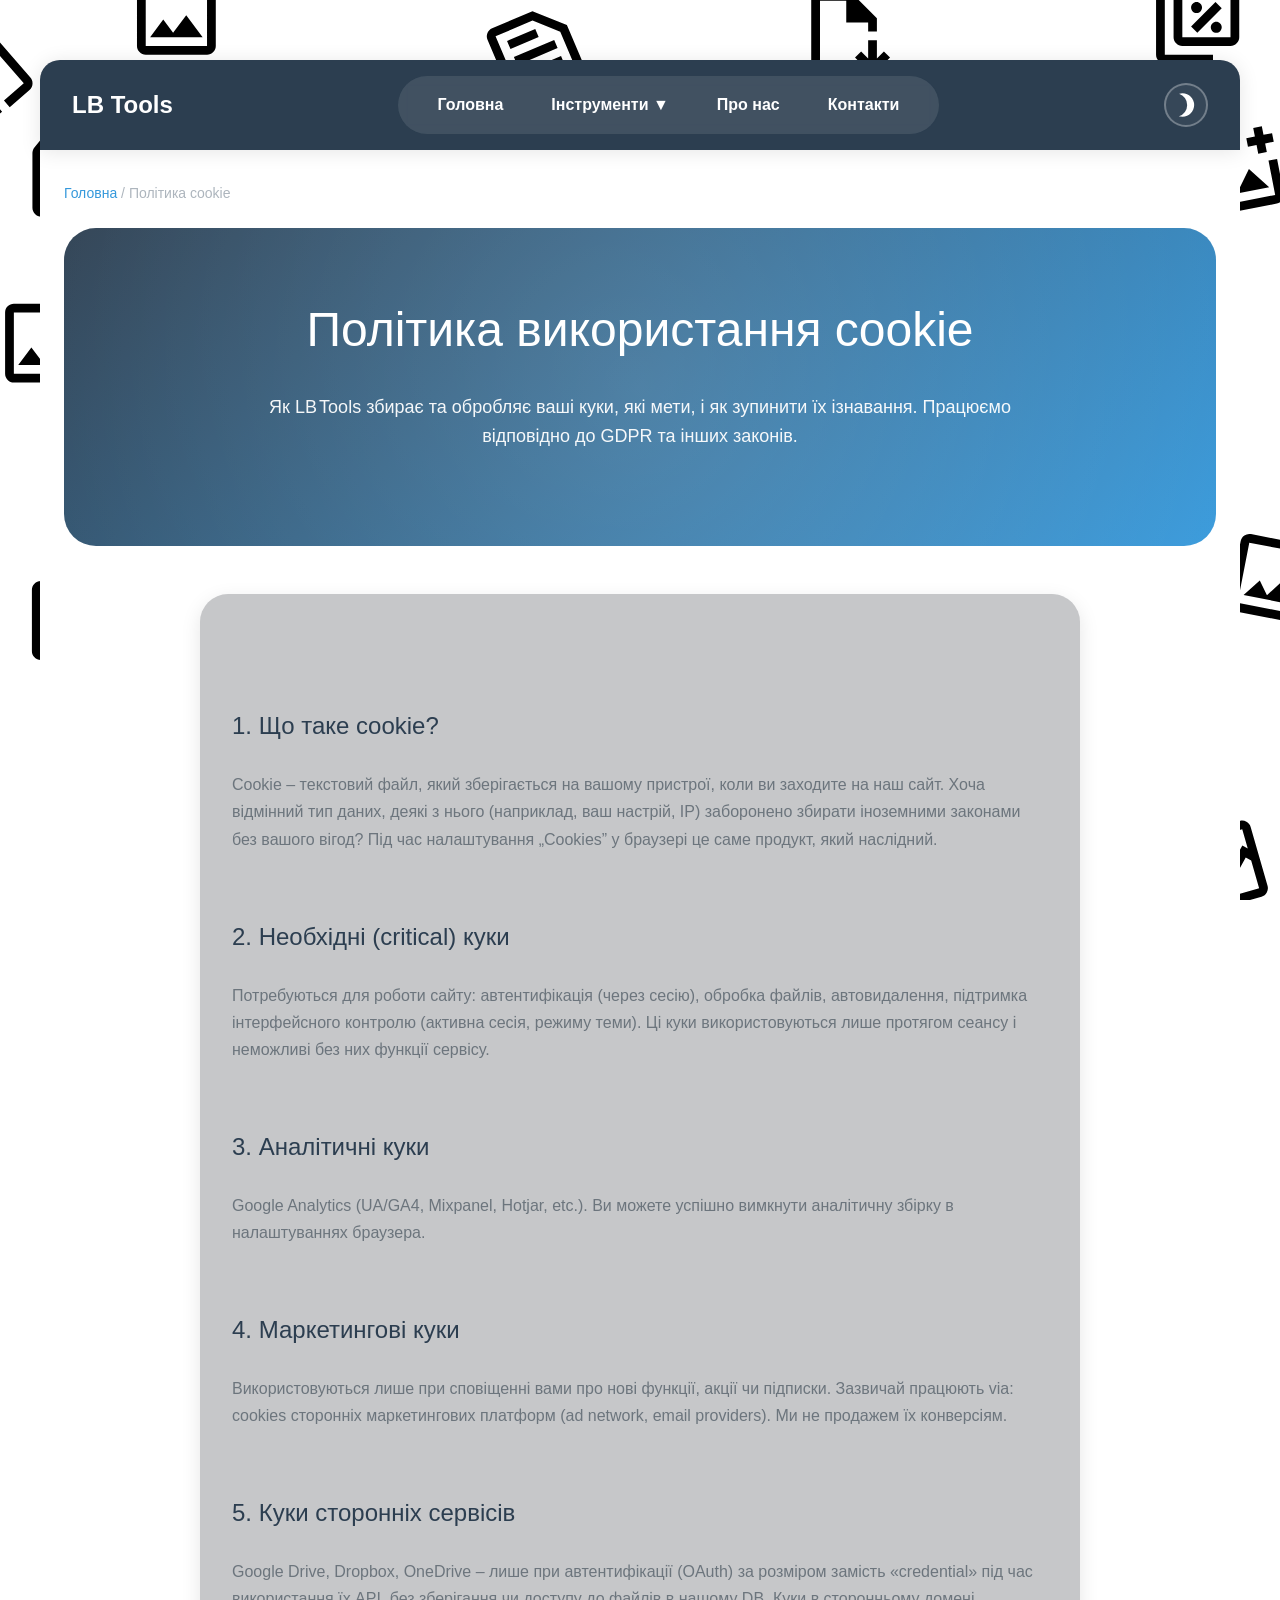
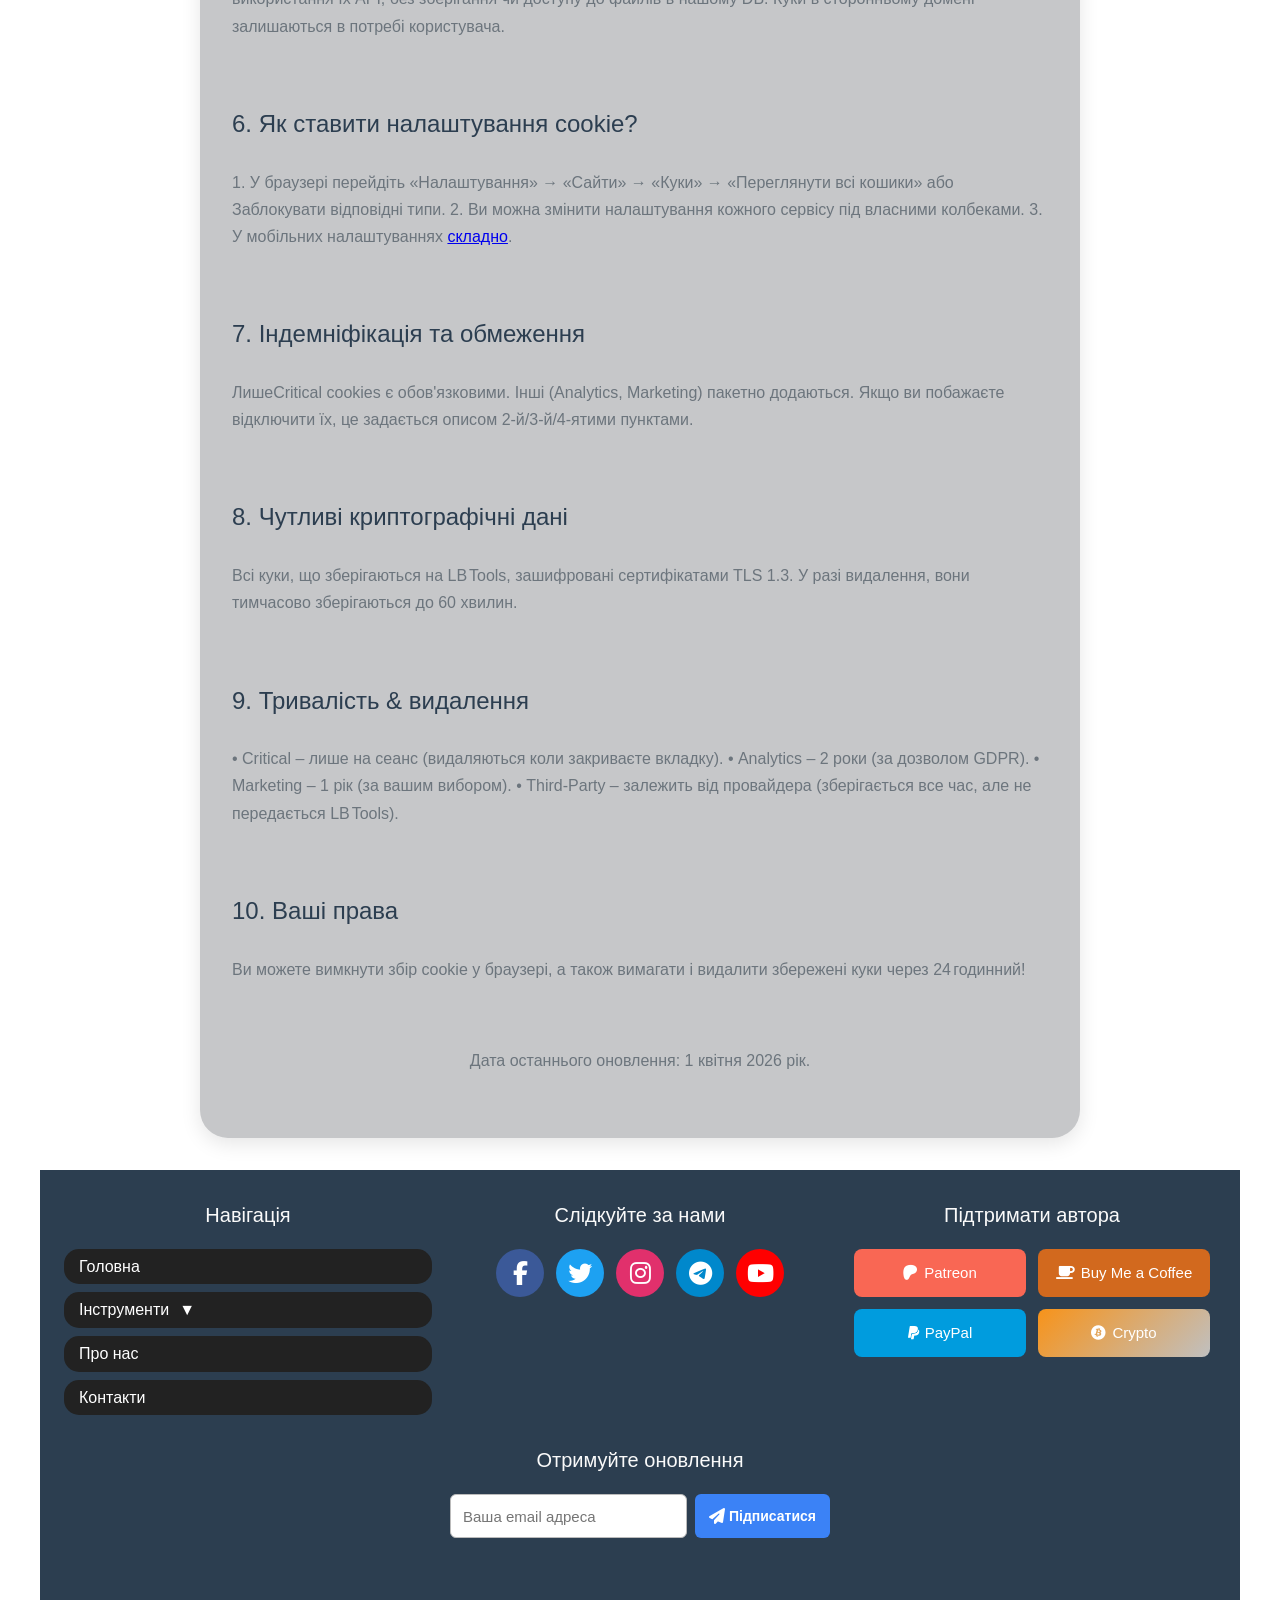
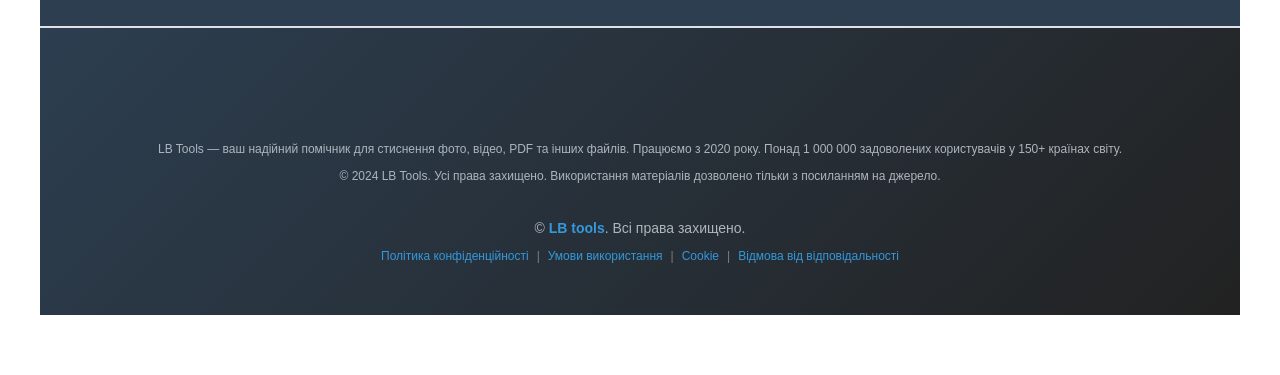
<file: cookies.html>
<!DOCTYPE html>
<html lang="uk">
<head>
  <!-- =========================================================
       1️⃣  Метадані – SEO, OG, Twitter, Schema
      ========================================================= -->
  <meta charset="UTF-8">
  <meta http-equiv="Content-Security-Policy" content="upgrade-insecure-requests">
  <meta name="viewport" content="width=device-width,initial-scale=1.0,user-scalable=yes">
  <meta name="description"
       content="Політика використання cookie LB Tools – як ми збираємо, які дані зберігаємо й як його вимкнути. Працюємо відповідно до GDPR.">
  <meta name="keywords"
       content="cookie, політика cookie, блокування cookie, LB Tools, GDPR, EU, ЄС, правила, інформування">
  <meta name="author" content="LB Tools">
  <meta name="robots" content="index,follow">

  <link rel="canonical" href="https://lbtools.site/cookies.html">

  <!-- Open Graph -->
  <meta property="og:title" content="Політика cookie | LB Tools">
  <meta property="og:description"
        content="Політика використання cookie LB Tools – як ми збираємо, які дані зберігаємо й як його вимкнути. Працюємо відповідно до GDPR.">
  <meta property="og:type" content="website">
  <meta property="og:url" content="https://lbtools.site/cookies.html">
  <meta property="og:image" content="https://lbtools.site/assets/img/cookies-og.png">
  <meta property="og:image:width" content="1200">
  <meta property="og:image:height" content="630">
  <meta property="og:locale" content="uk_UA">
  <meta property="og:site_name" content="LB Tools">

  <!-- Twitter Card -->
  <meta name="twitter:card" content="summary_large_image">
  <meta name="twitter:title" content="Політика cookie | LB Tools">
  <meta name="twitter:description"
        content="Політика використання cookie LB Tools – як ми збираємо, які дані зберігаємо й як його вимкнути. Працюємо відповідно до GDPR.">
  <meta name="twitter:image"
        content="https://lbtools.site/assets/img/cookies-twitter.png">

  <!-- Google Analytics / GTM -->
  <script async src="https://www.googletagmanager.com/gtag/js?id=G-6LVE8QSVSM"></script>
  <script>
    window.dataLayer = window.dataLayer || [];
    function gtag(){dataLayer.push(arguments);}
    gtag('js', new Date());
    gtag('config', 'G-6LVE8QSVSM');
  </script>

  <title>Політика cookie | LB Tools</title>

  <!-- Шрифти & стовпчики -->
  <link rel="preconnect" href="https://fonts.googleapis.com">
  <link rel="preconnect" href="https://fonts.gstatic.com" crossorigin>
  <link rel="preconnect" href="https://www.google-analytics.com">
  <link rel="preconnect" href="https://www.googletagmanager.com">

  <link rel="stylesheet" href="/assets/css/reset.css">
  <link rel="stylesheet" href="/assets/css/main.css">
  <link rel="stylesheet" href="/assets/css/header.css">
  <link rel="stylesheet" href="/assets/css/footer.css">
  <link rel="stylesheet" href="/assets/css/cookies.css">

  <!-- Schema.org – CookiePolicy (custom but grammar‑acceptable) -->
  <script type="application/ld+json">
  {
    "@context": "https://schema.org",
    "@type": "WebPage",
    "@id": "#cookiePolicy",
    "name": "Політика використання cookie",
    "url": "https://lbtools.site/cookies.html",
    "description": "Політика використання cookie LB Tools",
    "mainEntity": {
      "@type": "HowTo",
      "name": "Кроки про cookie",
      "step": [
        { "@type": "HowToStep", "url": "#necessaryCookie", "text": "Необхідні куки" },
        { "@type": "HowToStep", "url": "#analyticsCookie", "text": "Аналітичні куки" },
        { "@type": "HowToStep", "url": "#marketingCookie", "text": "Маркетингові куки" },
        { "@type": "HowToStep", "url": "#thirdParty", "text": "Куки сторонніх сервісів" }
      ]
    }
  }
  </script>
</head>

<body class="fade-in">

<header id="header" class="site-header"></header>

<main id="main-content">
  <div class="content">

    <!-- Breadcrumbs -->
    <nav class="breadcrumbs">
      <a href="/index.html">Головна</a> / <span>Політика cookie</span>
    </nav>

    <!-- Hero section -->
    <section class="hero-block">
      <h1>Політика використання cookie</h1>
      <p>Як LB Tools збирає та обробляє ваші куки, які мети, і як зупинити їх ізнавання. Працюємо відповідно до GDPR та інших законів.</p>
    </section>

    <!-- Main policy -->
    <section class="cookies-section" aria-labelledby="cookies-title">
      <h2 id="cookies-title">1. Що таке cookie?</h2>
      <p>Cookie – текстовий файл, який зберігається на вашому пристрої, коли ви заходите на наш сайт. Хоча відмінний тип даних, деякі з нього (наприклад, ваш настрій, IP) заборонено збирати іноземними законами без вашого вігод? Під час налаштування „Cookies” у браузері це саме продукт, який наслідний.

      <h2 id="necessaryCookie">2. Необхідні (critical) куки</h2>
      <p>Потребуються для роботи сайту: автентифікація (через сесію), обробка файлів, автовидалення, підтримка інтерфейсного контролю (активна сесія, режиму теми). Ці куки використовуються лише протягом сеансу і неможливі без них функції сервісу.</p>

      <h2 id="analyticsCookie">3. Аналітичні куки</h2>
      <p>Google Analytics (UA/GA4, Mixpanel, Hotjar, etc.). Ви можете успішно вимкнути аналітичну збірку в налаштуваннях браузера.</p>

      <h2 id="marketingCookie">4. Маркетингові куки</h2>
      <p>Використовуються лише при сповіщенні вами про нові функції, акції чи підписки. Зазвичай працюють via: cookies сторонніх маркетингових платформ (ad network, email providers). Ми не продажем їх конверсіям.</p>

      <h2 id="thirdParty">5. Куки сторонніх сервісів</h2>
      <p>Google Drive, Dropbox, OneDrive – лише при автентифікації (OAuth) за розміром замість «credential» під час використання їх API, без зберігання чи доступу до файлів в нашому DB. Куки в сторонньому домені залишаються в потребі користувача.</p>

      <h2>6. Як ставити налаштування cookie?</h2>
      <p>1. У браузері перейдіть «Налаштування» → «Сайти» → «Куки» → «Переглянути всі кошики» або <strong>Заблокувати</strong> відповідні типи.  
      2. Ви можна змінити налаштування кожного сервісу під власними колбеками.  
      3. У мобільних налаштуваннях <a href="https://support.google.com/intl/en/chrome-help/answer/2652900?hl=en">складно</a>.</p>

      <h2>7. Індемніфікація та обмеження</h2>
      <p>ЛишеCritical cookies є обов'язковими. Інші (Analytics, Marketing) пакетно додаються. Якщо ви побажаєте відключити їх, це задається описом 2‑й/3‑й/4‑ятими пунктами.</p>

      <h2>8. Чутливі криптографічні дані</h2>
      <p>Всі куки, що зберігаються на LB Tools, зашифровані сертифікатами TLS 1.3. У разі видалення, вони тимчасово зберігаються до 60 хвилин.</p>

      <h2>9. Тривалість &amp; видалення</h2>
      <p>• Critical – лише на сеанс (видаляються коли закриваєте вкладку).  
      • Analytics – 2 роки (за дозволом GDPR).  
      • Marketing – 1 рік (за вашим вибором).  
      • Third‑Party – залежить від провайдера (зберігається все час, але не передається LB Tools).     
      </p>

      <h2>10. Ваші права</h2>
      <p>Ви можете вимкнути збір cookie у браузері, а також вимагати і видалити збережені куки через 24 годинний!</p>

      <p class="cookies-last">
        Дата останнього оновлення: <time datetime="2026-04-01">1 квітня 2026 рік</time>.
      </p>
    </section>

  </div>
</main>

<footer id="footer" class="site-footer"></footer>



<script src="/assets/js/main.js"></script>
<script src="/assets/js/scrollToTop.js"></script>
</body>
</html>
</file>
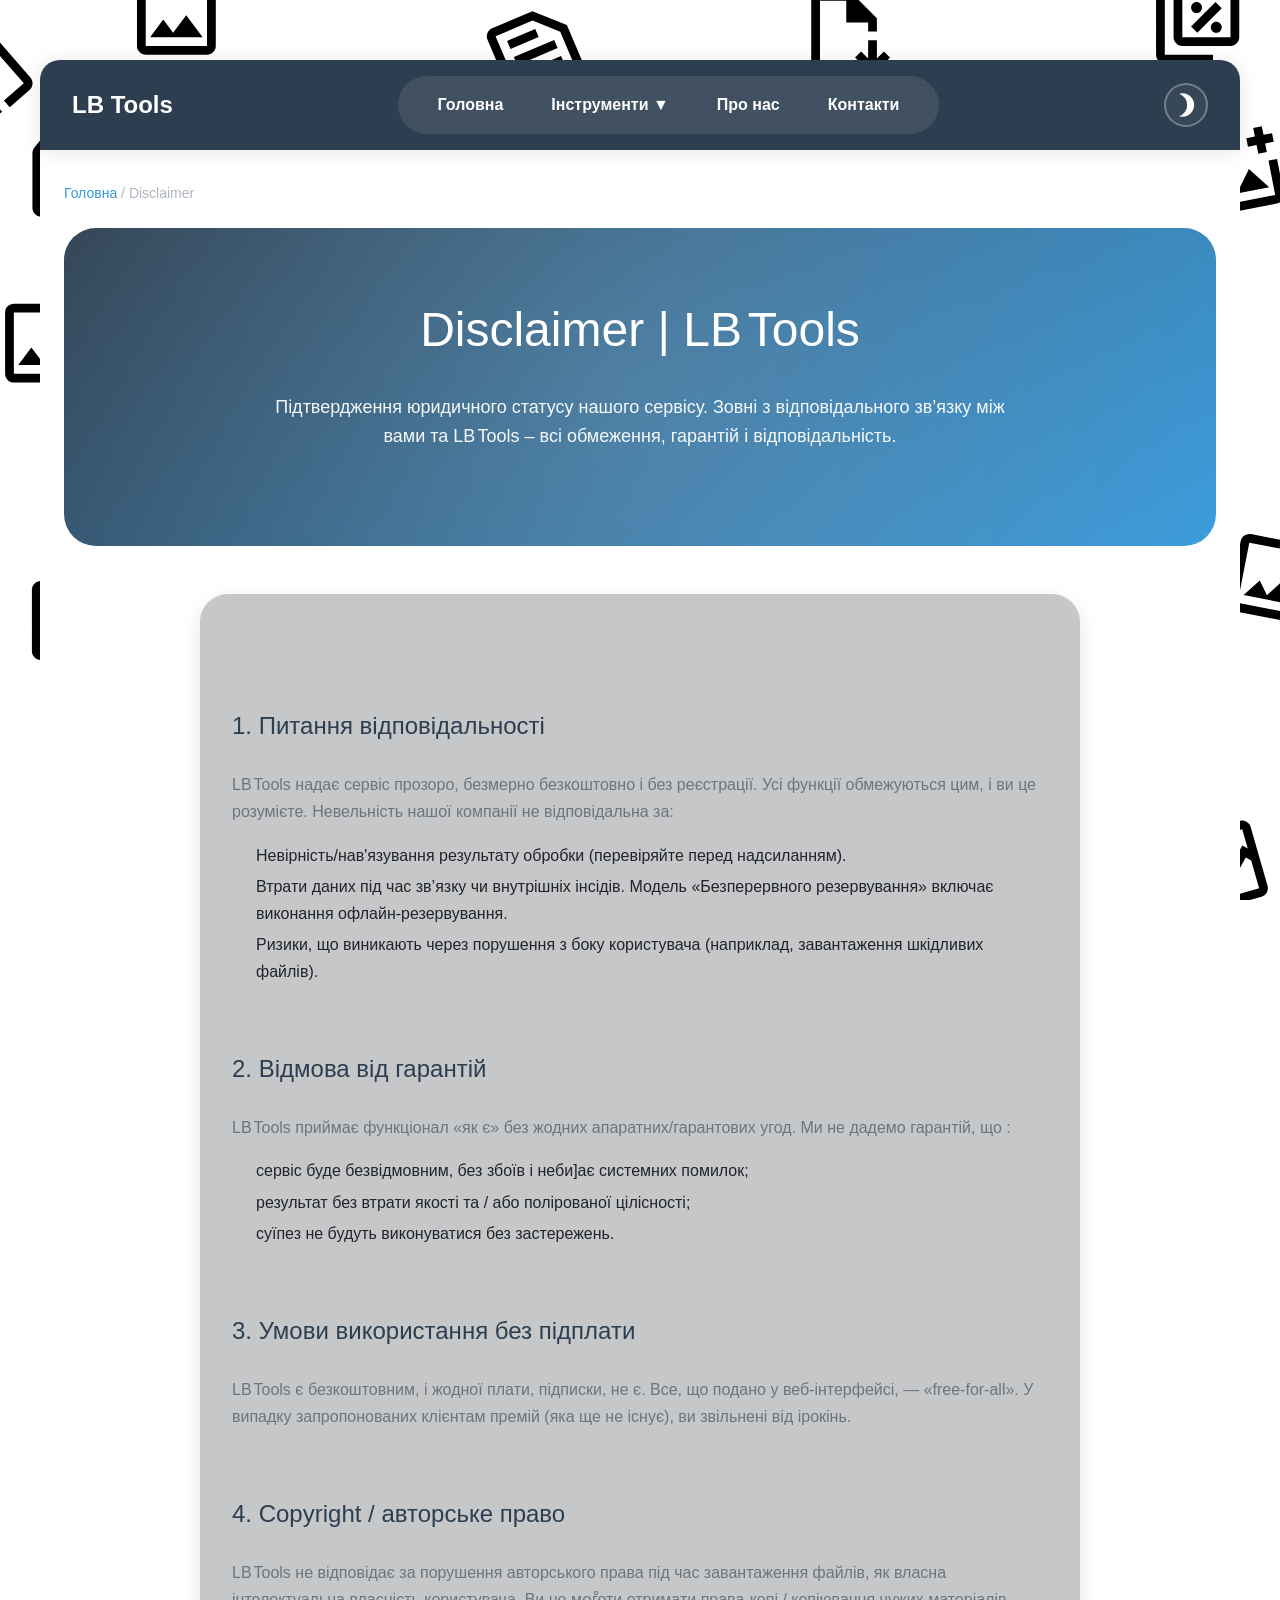
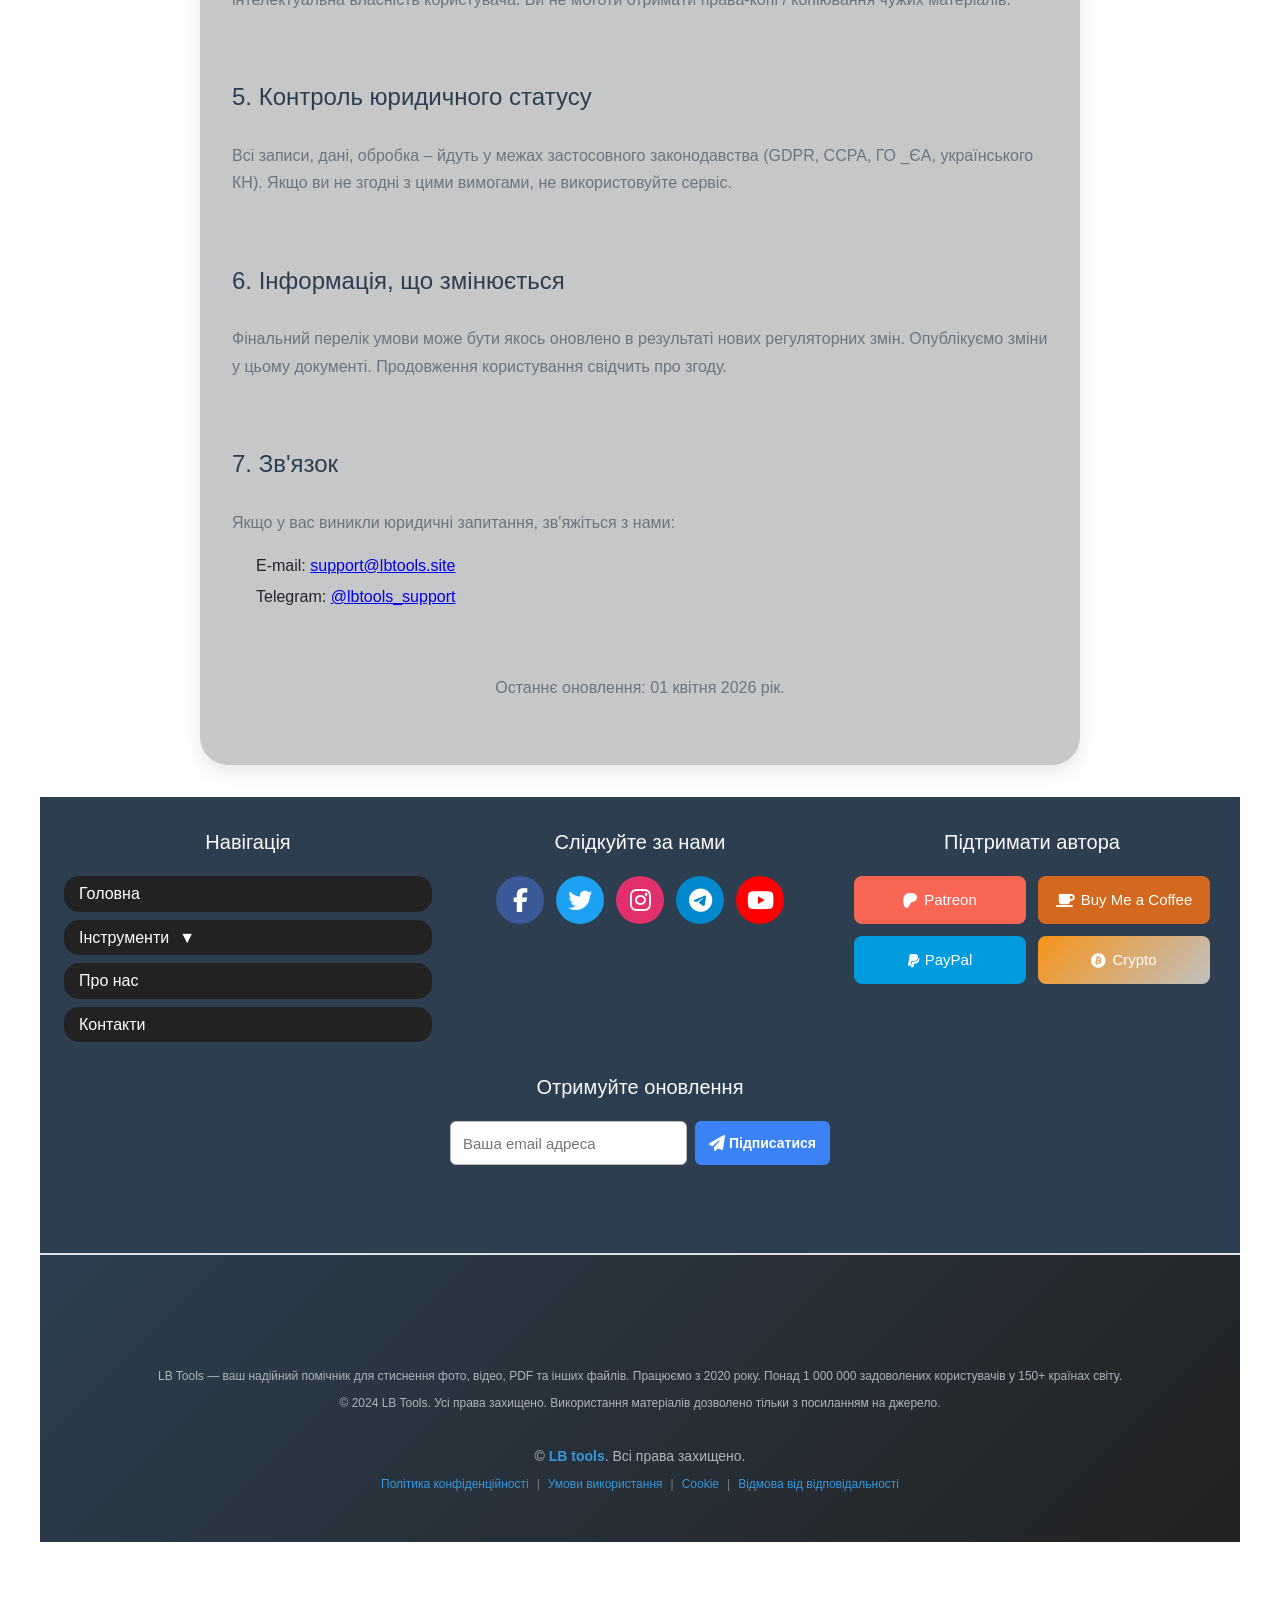
<file: disclaimer.html>
<!DOCTYPE html>
<html lang="uk">
<head>
  <!-- =========================================================
       1️⃣  Метадані, SEO, Open‑Graph, Twitter, Schema, Analytics
      ========================================================= -->
  <meta charset="UTF-8">
  <meta http-equiv="Content-Security-Policy" content="upgrade-insecure-requests">
  <meta name="viewport" content="width=device-width,initial-scale=1.0,user-scalable=yes">
  <meta name="description"
        content="Ліцензійний та юридичний disclaimer LB Tools – оголошений відмова від відповідальності, порушення політики.">
  <meta name="keywords"
        content="disclaimer, disclaimer, LB Tools, liability, warranty, legal, disclaimer о продукте, сервіс, стиснення, файлів">
  <meta name="author" content="LB Tools">
  <meta name="robots" content="index,follow">
  <link rel="canonical" href="https://lbtools.site/disclaimer.html">

  <!-- Open Graph -->
  <meta property="og:title" content="Disclaimer | LB Tools">
  <meta property="og:description"
        content="Ліцензійний disclaimer LB Tools: офіційна відповідальність, докладний оголошення про обмеження.">
  <meta property="og:type" content="website">
  <meta property="og:url" content="https://lbtools.site/disclaimer.html">
  <meta property="og:image" content="https://lbtools.site/assets/img/disclaimer-og.png">
  <meta property="og:image:width" content="1200">
  <meta property="og:image:height" content="630">
  <meta property="og:locale" content="uk_UA">
  <meta property="og:site_name" content="LB Tools">

  <!-- Twitter Card -->
  <meta name="twitter:card" content="summary_large_image">
  <meta name="twitter:title" content="Disclaimer | LB Tools">
  <meta name="twitter:description"
        content="Ліцензійний disclaimer LB Tools: офіційна відповідальність, докладний оголошення про обмеження.">
  <meta name="twitter:image"
        content="https://lbtools.site/assets/img/disclaimer-twitter.png">

  <!-- Google Analytics / GTM -->
  <script async src="https://www.googletagmanager.com/gtag/js?id=G-6LVE8QSVSM"></script>
  <script>
    window.dataLayer = window.dataLayer || []; function gtag(){dataLayer.push(arguments);}
    gtag('js', new Date());
    gtag('config', 'G-6LVE8QSVSM');
  </script>

  <title>Disclaimer | LB Tools</title>

  <!-- Fonts, core CSS -->
  <link rel="preconnect" href="https://fonts.googleapis.com">
  <link rel="preconnect" href="https://fonts.gstatic.com" crossorigin>
  <link rel="preconnect" href="https://www.google-analytics.com">
  <link rel="preconnect" href="https://www.googletagmanager.com">

  <link rel="stylesheet" href="/assets/css/reset.css">
  <link rel="stylesheet" href="/assets/css/main.css">
  <link rel="stylesheet" href="/assets/css/header.css">
  <link rel="stylesheet" href="/assets/css/footer.css">
  <link rel="stylesheet" href="/assets/css/disclaimer.css">

  <!-- Schema.org – Disclaimer (швидке "LegalBasis" -->
  <script type="application/ld+json">
  {
    "@context":"https://schema.org",
    "@type":"LegalBasis",
    "name":"Disclaimer LB Tools",
    "url":"https://lbtools.site/disclaimer.html",
    "description":"Формальне відмова від відповіді, гарантій і ліцензій."
  }
  </script>
</head>

<body class="fade-in">

<header id="header" class="site-header"></header>

<main id="main-content">
  <div class="content">

    <!-- Breadcrumbs -->
    <nav class="breadcrumbs">
      <a href="/index.html">Головна</a> / <span>Disclaimer</span>
    </nav>

    <!-- Hero block -->
    <section class="hero-block">
      <h1>Disclaimer | LB Tools</h1>
      <p>Підтвердження юридичного статусу нашого сервісу. Зовні з відповідального зв’язку між вами та LB Tools – всі обмеження, гарантій і відповідальність.</p>
    </section>

    <!-- disclaimer body -->
    <section class="disclaimer-section" aria-labelledby="disclaimer-title">
      <h2 id="disclaimer-title">1. Питання відповідальності</h2>
      <p>LB Tools надає сервіс прозоро, безмерно безкоштовно і без реєстрації. Усі функції обмежуються цим, і ви це розумієте. Невельність нашої компанії не відповідальна за:</p>
      <ul>
        <li>Невірність/нав'язування результату обробки (перевіряйте перед надсиланням).</li>
        <li>Втрати даних під час зв’язку чи внутрішніх інсідів. Модель «Безперервного резервування» включає виконання офлайн‑резервування.</li>
        <li>Ризики, що виникають через порушення з боку користувача (наприклад, завантаження шкідливих файлів).</li>
      </ul>

      <h2>2. Відмова від гарантій</h2>
      <p>LB Tools приймає функціонал «як є» без жодних апаратних/гарантових угод. Ми не дадемо гарантій, що :</p>
      <ul>
        <li>сервіс буде безвідмовним, без збоїв і неби]ає системних помилок;</li>
        <li>результат без втрати якості та / або полірованої цілісності;</li>
        <li>суїпез не будуть виконуватися без застережень.</li>
      </ul>

      <h2>3. Умови використання без підплати</h2>
      <p>LB Tools є безкоштовним, і жодної плати, підписки,  не є. Все, що подано у веб‑інтерфейсі, — «free‑for‑all». У випадку запропонованих клієнтам премій (яка ще не існує), ви звільнені від ірокінь.</p>

      <h2>4. Copyright / авторське право</h2>
      <p>LB Tools не відповідає за порушення авторського права під час завантаження файлів, як власна інтелектуальна власність користувача. Ви не моْготи отримати права-копі / копіювання чужих матеріалів.</p>

      <h2>5. Контроль юридичного статусу</h2>
      <p>Всі записи, дані, обробка – йдуть у межах застосовного законодавства (GDPR, CCPA, ГО _ЄА, українського КН). Якщо ви не згодні з цими вимогами, не використовуйте сервіс.</p>

      <h2>6. Інформація, що змінюється</h2>
      <p>Фінальний перелік умови може бути якось оновлено в результаті нових регуляторних змін. Опублікуємо зміни у цьому документі. Продовження користування свідчить про згоду.</p>

      <h2>7. Зв'язок</h2>
      <p>Якщо у вас виникли юридичні запитання, зв'яжіться з нами:</p>
      <ul>
        <li>E‑mail: <a href="mailto:support@lbtools.site">support@lbtools.site</a></li>
        <li>Telegram: <a href="https://t.me/lbtools_support">@lbtools_support</a></li>
      </ul>

      <p class="disclaimer-last">
        Останнє оновлення: <time datetime="2026-04-01">01 квітня 2026 рік</time>.
      </p>
    </section>

  </div>
</main>

<footer id="footer" class="site-footer"></footer>



<script src="/assets/js/main.js"></script>
<script src="/assets/js/scrollToTop.js"></script>
</body>
</html>
</file>
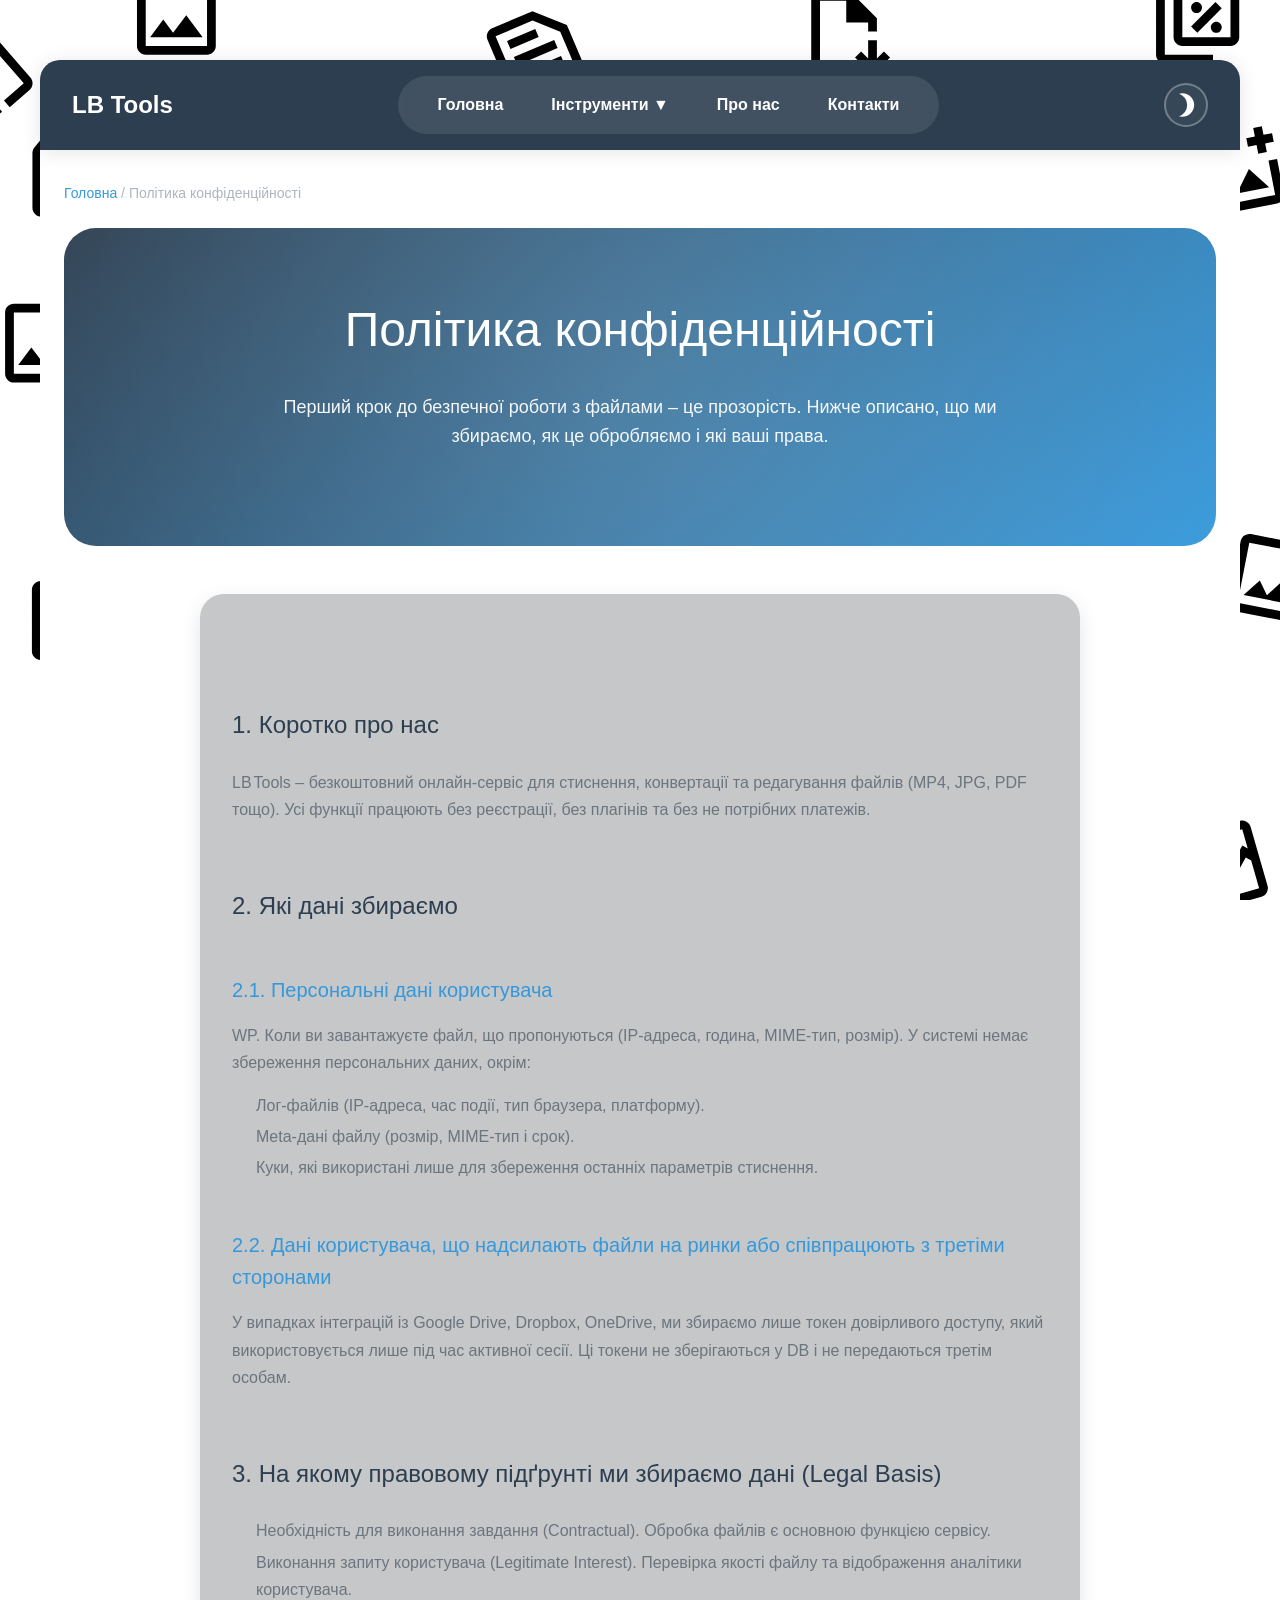
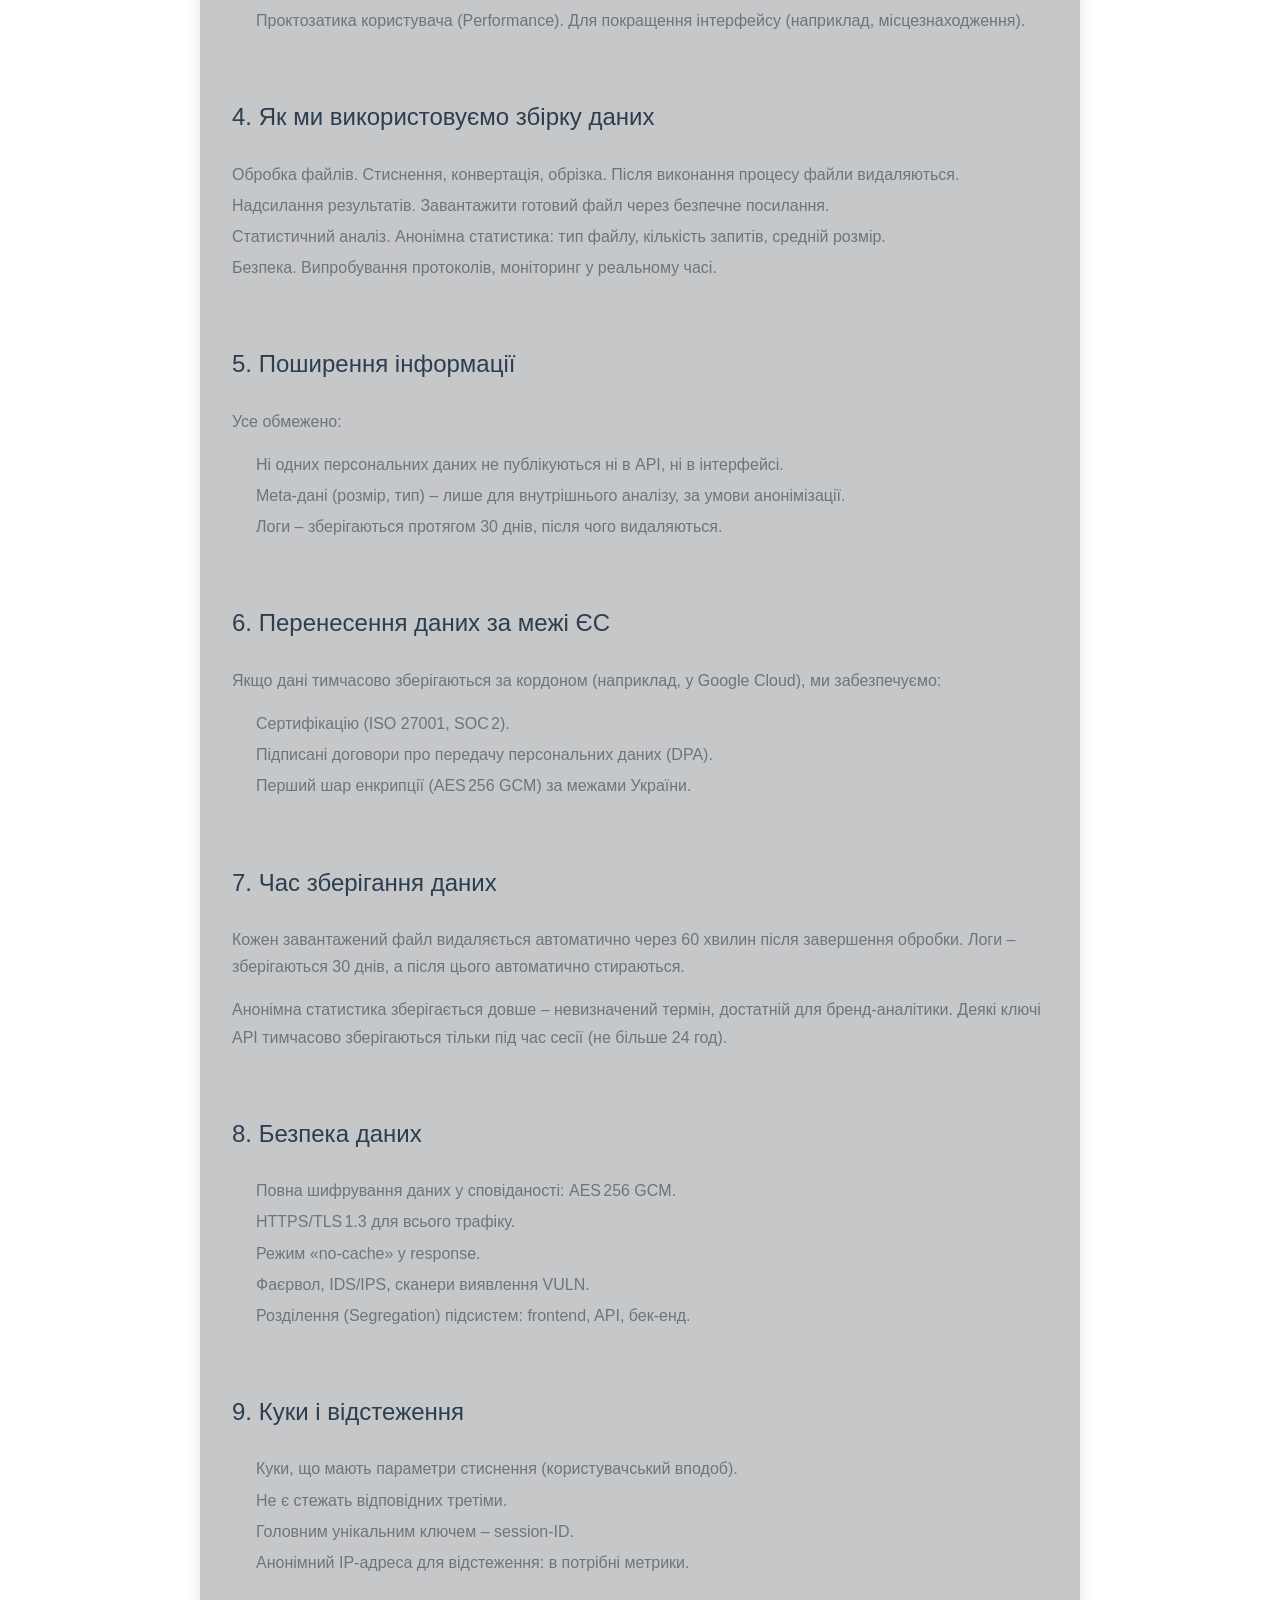
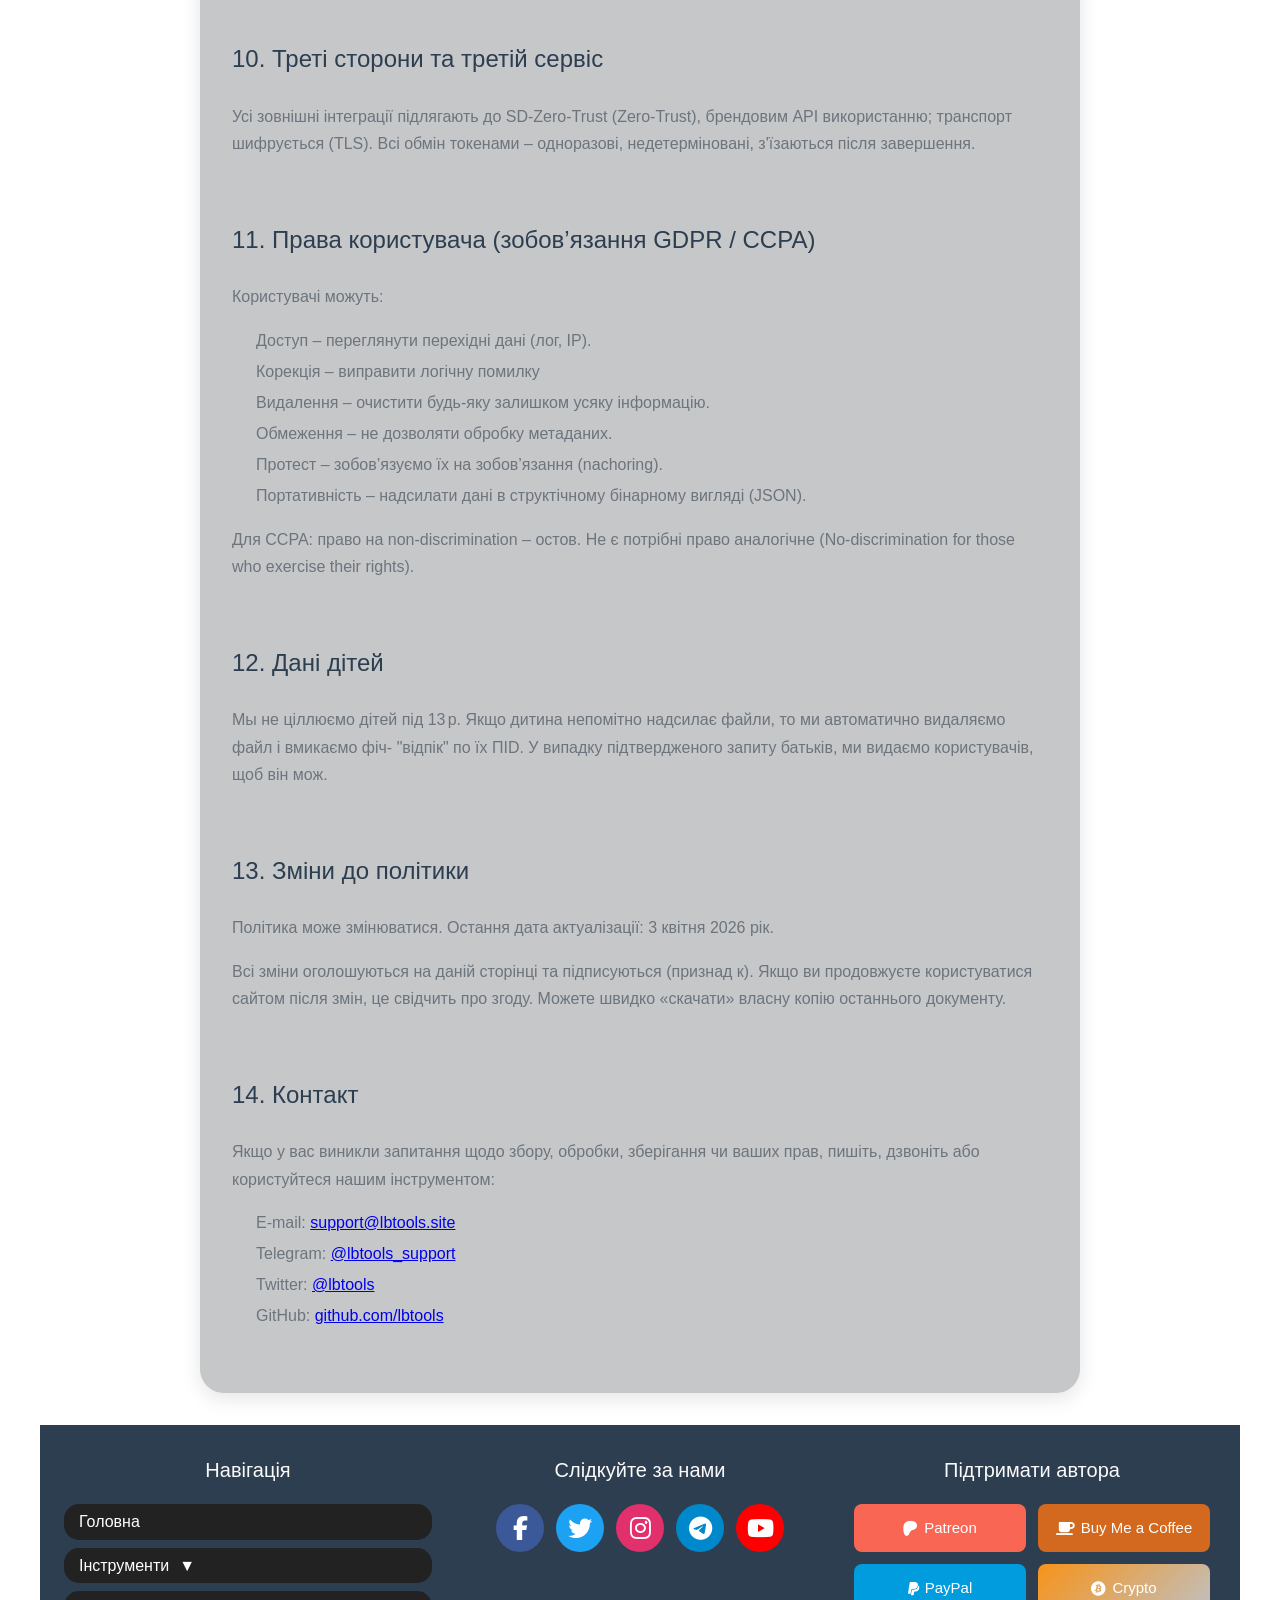
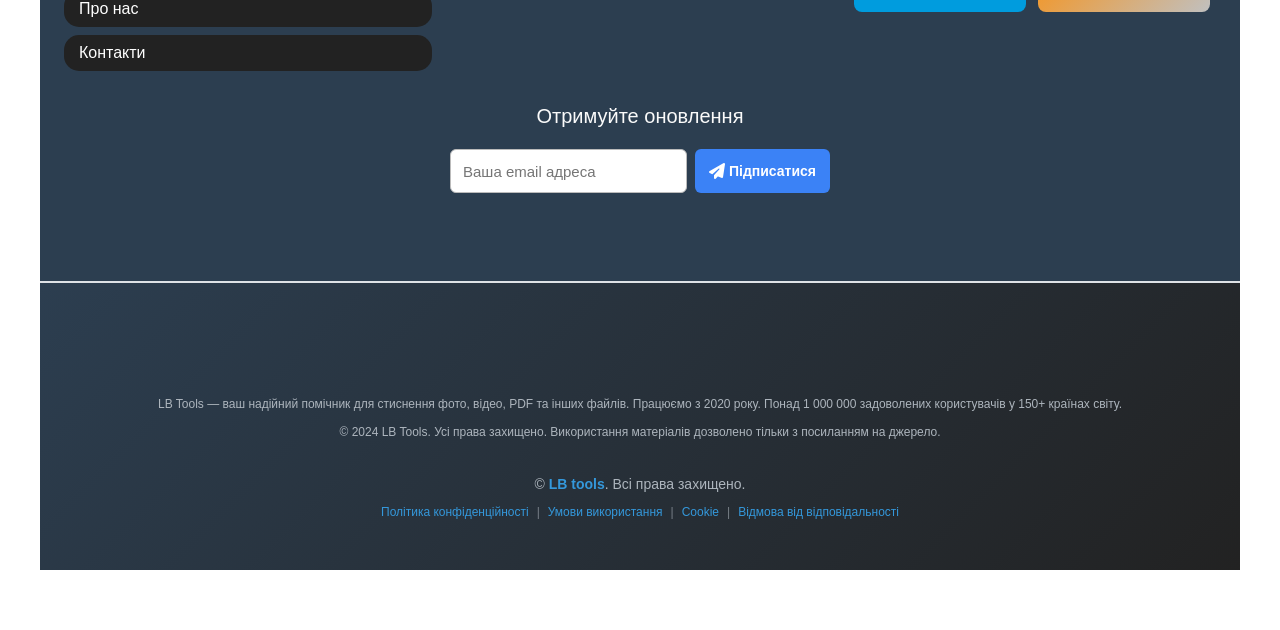
<file: privacy.html>
<!DOCTYPE html>
<html lang="uk">
<head>
  <!-- =========================================================
       1️⃣  Метадані, Open‑Graph, Schema – SEO‑фокус
      ========================================================= -->
  <meta charset="UTF-8">
  <meta http-equiv="Content-Security-Policy" content="upgrade-insecure-requests">
  <meta name="viewport" content="width=device-width,initial-scale=1.0,user-scalable=yes">
  <meta name="description"
        content="Політика конфіденційності LB Tools – детальна, зрозуміла, офіційна документація про те, що ми збираємо, як саме будемо це використовувати та які ваші права.">
  <meta name="keywords"
        content="політика конфіденційності, privacy policy, LB Tools, GDPR, CCPA, безпека, користувач, стиснення файлів, cookie, закон про персональні дані">

  <meta name="author" content="LB Tools">
  <meta name="robots" content="index,follow,noarchive">

  <link rel="canonical" href="https://lbtools.site/privacy.html">

  <!-- Open Graph (Facebook, LinkedIn) -->
  <meta property="og:title" content="Політика конфіденційності | LB Tools">
  <meta property="og:description"
        content="Політика конфіденційності LB Tools – детальна, зрозуміла, офіційна документація про те, що ми збираємо, як саме будемо це використовувати та які ваші права.">
  <meta property="og:type" content="website">
  <meta property="og:url" content="https://lbtools.site/privacy.html">
  <meta property="og:image"
        content="https://lbtools.site/assets/img/privacy-og.png">
  <meta property="og:image:width" content="1200">
  <meta property="og:image:height" content="630">
  <meta property="og:locale" content="uk_UA">
  <meta property="og:site_name" content="LB Tools">

  <!-- Twitter Card -->
  <meta name="twitter:card" content="summary_large_image">
  <meta name="twitter:title" content="Політика конфіденційності | LB Tools">
  <meta name="twitter:description"
        content="Політика конфіденційності LB Tools – детальна, зрозуміла, офіційна документація про те, що ми збираємо, як саме будемо це використовувати та які ваші права.">
  <meta name="twitter:image"
        content="https://lbtools.site/assets/img/privacy-twitter.png">

  <!-- Google Analytics -->
  <script async src="https://www.googletagmanager.com/gtag/js?id=G-6LVE8QSVSM"></script>
  <script>
    window.dataLayer = window.dataLayer || [];function gtag(){dataLayer.push(arguments);}
    gtag('js', new Date());
    gtag('config', 'G-6LVE8QSVSM');
  </script>

  <title>Політика конфіденційності | LB Tools</title>

  <!-- Шрифти + базові стилі -->
  <link rel="preconnect" href="https://fonts.googleapis.com">
  <link rel="preconnect" href="https://fonts.gstatic.com" crossorigin>
  <link rel="preconnect" href="https://www.google-analytics.com">
  <link rel="preconnect" href="https://www.googletagmanager.com">

  <link rel="stylesheet" href="/assets/css/reset.css">
  <link rel="stylesheet" href="/assets/css/main.css">
  <link rel="stylesheet" href="/assets/css/header.css">
  <link rel="stylesheet" href="/assets/css/footer.css">
  <link rel="stylesheet" href="/assets/css/privacy.css">

  <!-- Schema.org – PrivacyPolicy -->
  <script type="application/ld+json">
  {
    "@context":"https://schema.org",
    "@type":"PrivacyPolicy",
    "name":"Політика конфіденційності LB Tools",
    "url":"https://lbtools.site/privacy.html",
    "description":"LB Tools збирає, використовує та зберігає вашу персональну інформацію в секції з офіційних правил, застосових законів (GDPR, CCPA, LGPD тощо).",
    "provider":"LB Tools"
  }
  </script>
</head>

<body class="fade-in">

<header id="header" class="site-header"></header>

<main id="main-content">
  <div class="content">

    <!-- Breadcrumb -->
    <nav class="breadcrumbs">
      <a href="/index.html">Головна</a> / <span>Політика конфіденційності</span>
    </nav>

    <!-- Hero -->
    <section class="hero-block contact-hero">
      <h1>Політика конфіденційності</h1>
      <p>Перший крок до безпечної роботи з файлами – це прозорість. Нижче описано, що ми збираємо, як це обробляємо і які ваші права.</p>
    </section>

    <!-- Політика -->
    <section class="privacy-section" aria-labelledby="privacy-title">
      <h2 id="privacy-title">1. Коротко про нас</h2>
      <p>LB Tools – безкоштовний онлайн‑сервіс для стиснення, конвертації та редагування файлів (MP4, JPG, PDF тощо). Усі функції працюють без реєстрації, без плагінів та без не потрібних платежів.</p>

      <h2>2. Які дані збираємо</h2>

      <section aria-labelledby="user-data">
        <h3 id="user-data">2.1. Персональні дані користувача</h3>
        <p>WP. Коли ви завантажуєте файл, що пропонуються (IP‑адреса, година, MIME‑тип, розмір). У системі немає збереження персональних даних, окрім:</p>
        <ul>
          <li>Лог-файлів (IP‑адреса, час події, тип браузера, платформу).</li>
          <li>Meta‑дані файлу (розмір, MIME‑тип і срок). </li>
          <li>Куки, які використані лише для збереження останніх параметрів стиснення.</li>
        </ul>
      </section>

      <section aria-labelledby="customer-data">
        <h3 id="customer-data">2.2. Дані користувача, що надсилають файли на ринки або співпрацюють з третіми сторонами</h3>
        <p>У випадках інтеграцій із Google Drive, Dropbox, OneDrive, ми збираємо лише токен довірливого доступу, який використовується лише під час активної сесії. Ці токени не зберігаються у DB і не передаються третім особам.</p>
      </section>

      <h2>3. На якому правовому підґрунті ми збираємо дані (Legal Basis)</h2>
      <ul>
        <li><strong>Необхідність для виконання завдання (Contractual).</strong> Обробка файлів є основною функцією сервісу. </li>
        <li><strong>Виконання запиту користувача (Legitimate Interest).</strong> Перевірка якості файлу та відображення аналітики користувача. </li>
        <li><strong>Проктозатика користувача (Performance).</strong> Для покращення інтерфейсу (наприклад, місцезнаходження). </li>
      </ul>

      <h2>4. Як ми використовуємо збірку даних</h2>
      <ol>
        <li><strong>Обробка файлів.</strong> Стиснення, конвертація, обрізка. Після виконання процесу файли видаляються. </li>
        <li><strong>Надсилання результатів.</strong> Завантажити готовий файл через безпечне посилання. </li>
        <li><strong>Статистичний аналіз.</strong> Анонімна статистика: тип файлу, кількість запитів, средній розмір. </li>
        <li><strong>Безпека.</strong> Випробування протоколів, моніторинг у реальному часі. </li>
      </ol>

      <h2>5. Поширення інформації</h2>
      <p>Усе обмежено:</p>
      <ul>
        <li>Ні одних персональних даних не публікуються ні в API, ні в інтерфейсі. </li>
        <li>Meta‑дані (розмір, тип) – лише для внутрішнього аналізу, за умови анонімізації. </li>
        <li>Логи – зберігаються протягом 30 днів, після чого видаляються. </li>
      </ul>

      <h2>6. Перенесення даних за межі ЄС</h2>
      <p>Якщо дані тимчасово зберігаються за кордоном (наприклад, у Google Cloud), ми забезпечуємо:</p>
      <ul>
        <li>Сертифікацію (ISO 27001, SOC 2). </li>
        <li>Підписані договори про передачу персональних даних (DPA). </li>
        <li>Перший шар енкрипції (AES 256 GCM) за межами України. </li>
      </ul>

      <h2>7. Час зберігання даних</h2>
      <p>Кожен завантажений файл видаляється автоматично через 60 хвилин після завершення обробки. Логи – зберігаються 30 днів, а після цього автоматично стираються. </p>
      <p>Анонімна статистика зберігається довше – невизначений термін, достатній для бренд‑аналітики. Деякі ключі API тимчасово зберігаються тільки під час сесії (не більше 24 год). </p>

      <h2>8. Безпека даних</h2>
      <ul>
        <li>Повна шифрування даних у сповіданості: AES 256 GCM. </li>
        <li>HTTPS/TLS 1.3 для всього трафіку. </li>
        <li>Режим «no‑cache» у responsе. </li>
        <li>Фаєрвол, IDS/IPS, сканери виявлення VULN. </li>
        <li>Розділення (Segregation) підсистем: frontend, API, бек‑енд. </li>
      </ul>

      <h2>9. Куки і відстеження</h2>
      <ul>
        <li>Куки, що мають параметри стиснення (користувачський вподоб). </li>
        <li>Не є стежать відповідних третіми. </li>
        <li>Головним унікальним ключем – session‑ID. </li>
        <li>Анонімний IP‑адреса для відстеження: в потрібні метрики. </li>
      </ul>

      <h2>10. Треті сторони та третій сервіс</h2>
      <p>Усі зовнішні інтеграції підлягають до SD‑Zero‑Trust (Zero‑Trust), брендовим API використанню; транспорт шифрується (TLS). Всі обмін токенами – одноразові, недетерміновані, з'їзаються після завершення. </p>

      <h2>11. Права користувача (зобов’язання GDPR / CCPA)</h2>
      <p>Користувачі можуть:</p>
      <ul>
        <li>Доступ – переглянути перехідні дані (лог, IP). </li>
        <li>Корекція – виправити логічну помилку </li>
        <li>Видалення – очистити будь‑яку залишком усяку інформацію. </li>
        <li>Обмеження – не дозволяти обробку метаданих. </li>
        <li>Протест – зобов’язуємо їх на зобов’язання (nachoring). </li>
        <li>Портативність – надсилати дані в структічному бінарному вигляді (JSON). </li>
      </ul>
      <p>Для CCPA: право на <strong>non‑discrimination</strong> – остов. Не є потрібні право аналогічне (No‑discrimination for those who exercise their rights).</p>

      <h2>12. Дані дітей</h2>
      <p>Мы не ціллюємо дітей під 13 р. Якщо дитина непомітно надсилає файли, то ми автоматично видаляємо файл і вмикаємо фіч‑ "відпік" по їх ПID. У випадку підтвердженого запиту батьків, ми видаємо користувачів, щоб він мож<nbsp>.</p>

      <h2>13. Зміни до політики</h2>
      <p>Політика може змінюватися. Остання дата актуалізації: <time datetime="2026-04-03">3 квітня 2026 рік</time>.</p>
      <p>Всі зміни оголошуються на даній сторінці та підписуються (признад к). Якщо ви продовжуєте користуватися сайтом після змін, це свідчить про згоду. Можете швидко «скачати» власну копію останнього документу.</p>

      <h2>14. Контакт</h2>
      <p>Якщо у вас виникли запитання щодо збору, обробки, зберігання чи ваших прав, пишіть, дзвоніть або користуйтеся нашим інструментом:</p>
      <ul>
        <li>E‑mail: <a href="mailto:support@lbtools.site">support@lbtools.site</a></li>
        <li>Telegram: <a href="https://t.me/lbtools_support">@lbtools_support</a></li>
        <li>Twitter: <a href="https://twitter.com/lbtools">@lbtools</a></li>
        <li>GitHub: <a href="https://github.com/lbtools">github.com/lbtools</a></li>
      </ul>

    </section>
  </div>
</main>

<footer id="footer" class="site-footer"></footer>


<script src="/assets/js/main.js"></script>
<script src="/assets/js/scrollToTop.js"></script>
</body>
</html>
</file>
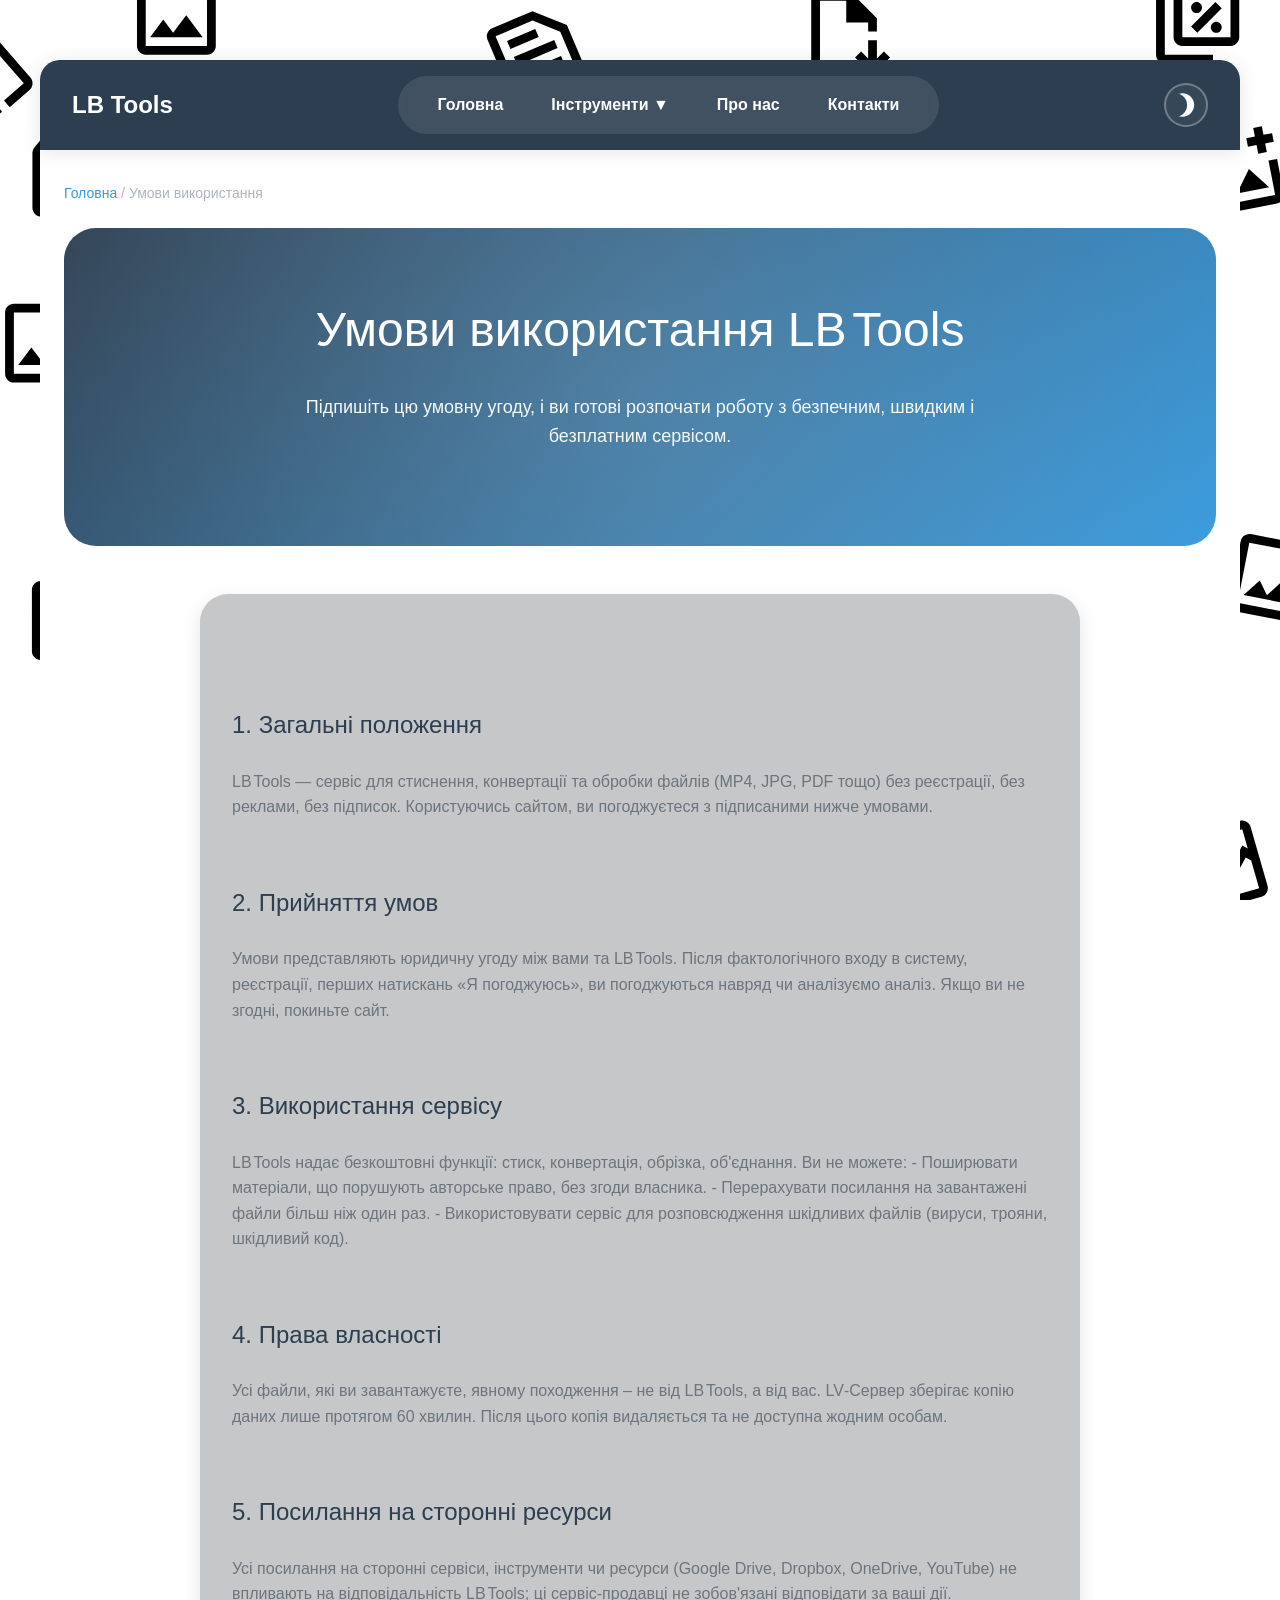
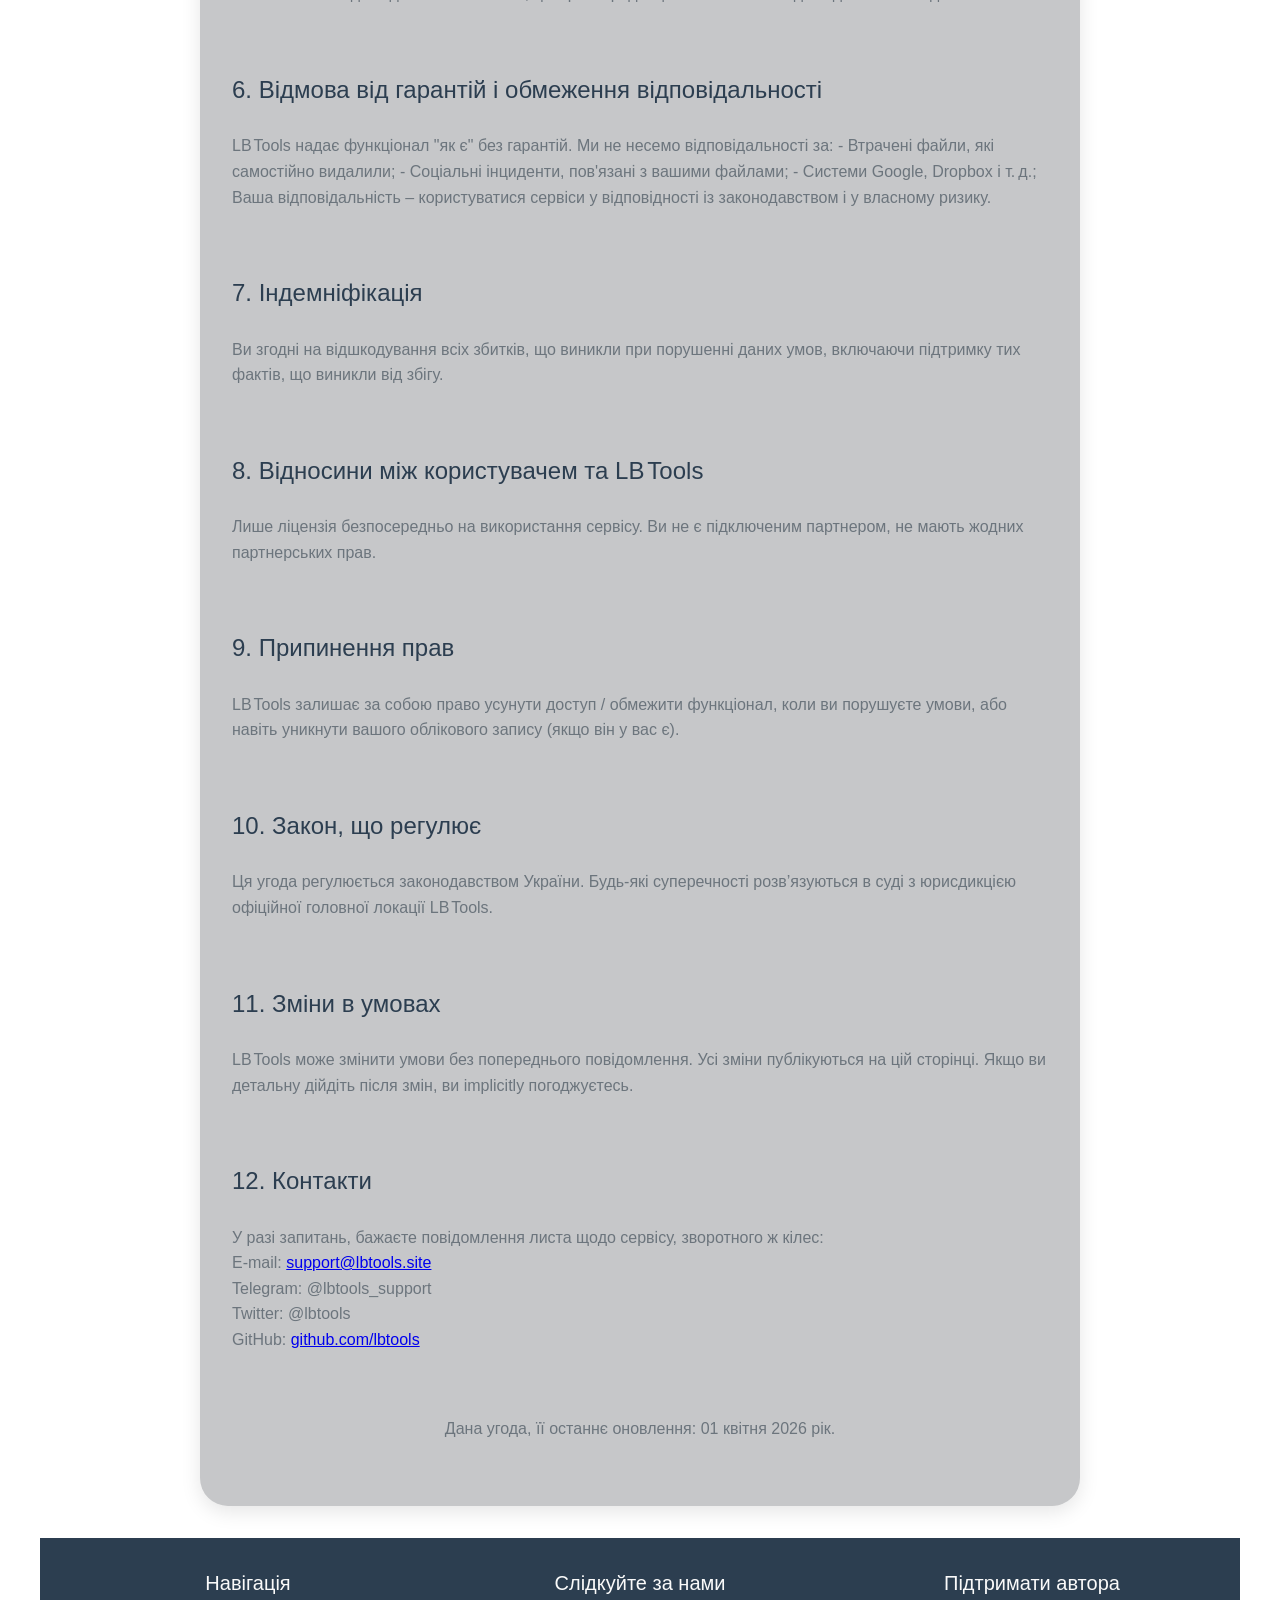
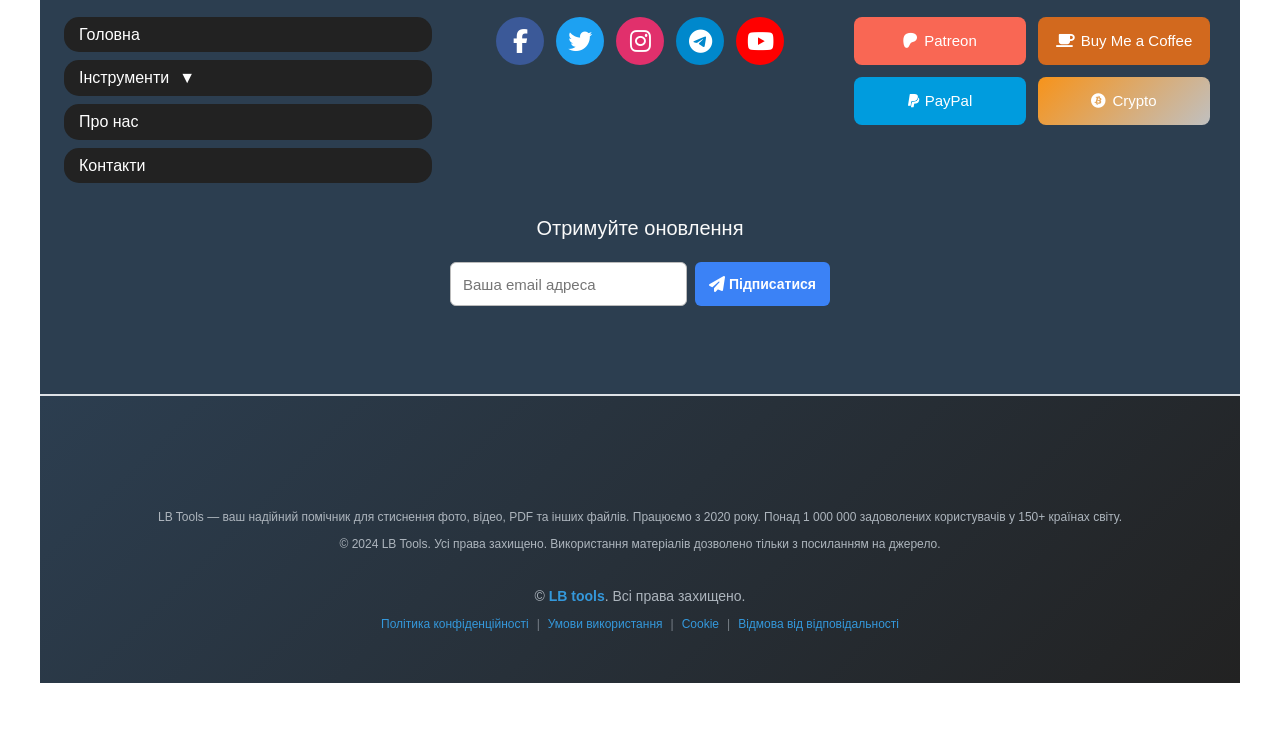
<file: terms.html>
<!DOCTYPE html>
<html lang="uk">
<head>
  <!-- =========================================================
       1️⃣  Metapage – SEO, Open Graph, Schema, GA
      ========================================================= -->
  <meta charset="UTF-8">
  <meta http-equiv="Content-Security-Policy" content="upgrade-insecure-requests">
  <meta name="viewport" content="width=device-width,initial-scale=1.0,user-scalable=yes">
  <meta name="description"
        content="Умови використання LB Tools – законно, прозоро, без обмежень. Заглушайте і перевіряйте.">
  <meta name="keywords"
        content="Умови використання, terms and conditions, LB Tools, зробити, правила, GDPR, CCPA, персональні дані, cookies">
  <meta name="author" content="LB Tools">
  <meta name="robots" content="index,follow">

  <link rel="canonical" href="https://lbtools.site/terms.html">

  <!-- Open Graph -->
  <meta property="og:title" content="Умови використання | LB Tools">
  <meta property="og:description"
        content="Умови використання LB Tools – законно, прозоро, без обмежень. Знайте свої права й обов’язки перед використанням сервісу.">
  <meta property="og:type" content="website">
  <meta property="og:url" content="https://lbtools.site/terms.html">
  <meta property="og:image" content="https://lbtools.site/assets/img/terms-og.png">
  <meta property="og:image:width" content="1200">
  <meta property="og:image:height" content="630">
  <meta property="og:locale" content="uk_UA">
  <meta property="og:site_name" content="LB Tools">

  <!-- Twitter Card -->
  <meta name="twitter:card" content="summary_large_image">
  <meta name="twitter:title" content="Умови використання | LB Tools">
  <meta name="twitter:description"
        content="Умови використання LB Tools – законно, прозоро, без обмежень. Знайте свої права й обов’язки перед використанням сервісу.">
  <meta name="twitter:image"
        content="https://lbtools.site/assets/img/terms-twitter.png">

  <!-- Google Analytics / GTM -->
  <script async src="https://www.googletagmanager.com/gtag/js?id=G-6LVE8QSVSM"></script>
  <script>
    window.dataLayer = window.dataLayer || []; function gtag(){dataLayer.push(arguments);}
    gtag('js', new Date());
    gtag('config', 'G-6LVE8QSVSM');
  </script>

  <title>Умови використання | LB Tools</title>

  <!-- Fonts & core CSS -->
  <link rel="preconnect" href="https://fonts.googleapis.com">
  <link rel="preconnect" href="https://fonts.gstatic.com" crossorigin>
  <link rel="preconnect" href="https://www.google-analytics.com">
  <link rel="preconnect" href="https://www.googletagmanager.com">

  <link rel="stylesheet" href="/assets/css/reset.css">
  <link rel="stylesheet" href="/assets/css/main.css">
  <link rel="stylesheet" href="/assets/css/header.css">
  <link rel="stylesheet" href="/assets/css/footer.css">
  <link rel="stylesheet" href="/assets/css/terms.css">

  <!-- Schema.org – TermsAndConditions -->
  <script type="application/ld+json">
  {
    "@context":"https://schema.org",
    "@type":"LegalBasis",
    "name":"Умови використання LB Tools",
    "url":"https://lbtools.site/terms.html",
    "description":"Умови використання LB Tools – правила, обов’язки, ліміти відповідальності, права користувача."
  }
  </script>

</head>

<body class="fade-in">

<header id="header" class="site-header"></header>

<main id="main-content">
  <div class="content">

    <!-- Breadcrumb -->
    <nav class="breadcrumbs">
      <a href="/index.html">Головна</a> / <span>Умови використання</span>
    </nav>

    <!-- Hero section – the same hero style used elsewhere -->
    <section class="hero-block">
      <h1>Умови використання LB Tools</h1>
      <p>Підпишіть цю умовну угоду, і ви готові розпочати роботу з безпечним, швидким і безплатним сервісом.</p>
    </section>

    <!-- Main content – Terms -->
    <section class="terms-section" aria-labelledby="terms-title">
      <h2 id="terms-title">1. Загальні положення</h2>
      <p>LB Tools — сервіс для стиснення, конвертації та обробки файлів (MP4, JPG, PDF тощо) без реєстрації, без реклами, без підписок.  
      Користуючись сайтом, ви погоджуєтеся з підписаними нижче умовами.</p>

      <h2>2. Прийняття умов</h2>
      <p>Умови представляють юридичну угоду між вами та LB Tools. Після фактологічного входу в систему, реєстрації, перших натискань «Я погоджуюсь», ви погоджуються навряд чи аналізуємо аналіз. Якщо ви не згодні, покиньте сайт.</p>

      <h2>3. Використання сервісу</h2>
      <p>LB Tools надає безкоштовні функції: стиск, конвертація, обрізка, об'єднання. Ви не можете:  
         - Поширювати матеріали, що порушують авторське право, без згоди власника.  
         - Перерахувати посилання на завантажені файли більш ніж один раз.  
         - Використовувати сервіс для розповсюдження шкідливих файлів (вируси, трояни, шкідливий код).</p>

      <h2>4. Права власності</h2>
      <p>Усі файли, які ви завантажуєте, явному походження – не від LB Tools, а від вас.  
      LV‑Сервер зберігає копію даних лише протягом 60 хвилин. Після цього копія видаляється та не доступна жодним особам.</p>

      <h2>5. Посилання на сторонні ресурси</h2>
      <p>Усі посилання на сторонні сервіси, інструменти чи ресурси (Google Drive, Dropbox, OneDrive, YouTube) не впливають на відповідальність LB Tools; ці сервіс‑продавці не зобов'язані відповідати за ваші дії.</p>

      <h2>6. Відмова від гарантій і обмеження відповідальності</h2>
      <p>LB Tools надає функціонал "як є" без гарантій. Ми не несемо відповідальності за:
         - Втрачені файли, які самостійно видалили;
         - Соціальні інциденти, пов'язані з вашими файлами;
         - Системи Google, Dropbox і т. д.;<br>
      Ваша відповідальність – користуватися сервіси у відповідності із законодавством і у власному ризику.</p>

      <h2>7. Індемніфікація</h2>
      <p>Ви згодні на відшкодування всіх збитків, що виникли при порушенні даних умов, включаючи підтримку тих фактів, що виникли від збігу.</p>

      <h2>8. Відносини між користувачем та LB Tools</h2>
      <p>Лише ліцензія безпосередньо на використання сервісу. Ви не є підключеним партнером, не мають жодних партнерських прав.</p>

      <h2>9. Припинення прав</h2>
      <p>LB Tools залишає за собою право усунути доступ / обмежити функціонал, коли ви порушуєте умови, або навіть уникнути вашого облікового запису (якщо він у вас є).</p>

      <h2>10. Закон, що регулює</h2>
      <p>Ця угода регулюється законодавством України. Будь-які суперечності розв’язуються в суді з юрисдикцією офіційної головної локації LB Tools.</p>

      <h2>11. Зміни в умовах</h2>
      <p>LB Tools може змінити умови без попереднього повідомлення. Усі зміни публікуються на цій сторінці. Якщо ви детальну дійдіть після змін, ви implicitly погоджуєтесь.</p>

      <h2>12. Контакти</h2>
      <p>У разі запитань, бажаєте повідомлення листа щодо сервісу, зворотного ж кілес:  
      <br>E‑mail: <a href="mailto:support@lbtools.site">support@lbtools.site</a><br>
      Telegram: @lbtools_support<br>
      Twitter: @lbtools<br>
      GitHub: <a href="https://github.com/lbtools">github.com/lbtools</a></p>

      <p class="terms-last">Дана угода, її останнє оновлення: <time datetime="2026-04-01">01 квітня 2026 рік</time>.</p>
    </section>

  </div>
</main>

<footer id="footer" class="site-footer"></footer>


<script src="/assets/js/main.js"></script>
<script src="/assets/js/scrollToTop.js"></script>
</body>
</html>
</file>
<file: assets/css/main.css>
/* =========================================================
   0️⃣  CSS ЗМІННІ ДЛЯ ТЕМ
   ========================================================= */
:root {
  /* ── ШРИФТ ------------------------------------------------ */
  --font-family: -apple-system, BlinkMacSystemFont,
    'Segoe UI', Roboto, 'Helvetica Neue', Arial, sans-serif;

  /* ── КОЛІРИ СВІТЛОЇ ТЕМИ ------------------------------- */
  --bg-primary:      #ffffff;
  --bg-secondary:    #c6c7c9;
  --bg-tertiary:     #e9ecef;
  --text-primary:    #212529;
  --text-secondary: #6c757d;
  --text-muted:      #adb5bd;
  --accent-primary:  #2c3e50;
  --accent-secondary:#3498db;
  --accent-success:  #28a745;
  --accent-danger:   #dc3545;
  --accent-warning:  #ffc107;
  --border-color:    #dee2e6;
  --shadow-color:    rgba(0,0,0,.1);
  --header-bg:       #2c3e50;
  --header-text:     #ffffff;

  /* ── ФУТЕР ------------------------------------------------- */
  --footer-bg:       #2c3e50;
  --footer-dg-dtn:   #222;
  --footer-text:     #ffffff;
  --footer-link-hover:#ffcc00;
  --light-text:      #fafafa;

  /* ── ФОН СТОРІНКИ ---------------------------------------- */
  --page-bg-image:   url('/assets/img/background/background-white-tems.svg');

  /* ── ПОСИЛАННЯ -------------------------------------------- */
  --link-color:      #3498db;
  --link-hover:      #2980b9;

  /* ── ТИПОГРАФІЯ ------------------------------------------- */
  --text-xs:   .75rem;
  --text-sm:   .875rem;
  --text-base: 1rem;
  --text-lg:   1.125rem;
  --text-xl:   1.25rem;
  --text-2xl:  1.5rem;
  --text-3xl:  1.875rem;
  --text-4xl:  2.25rem;
  --text-5xl:  3rem;
  --text-6xl:  3.75rem;

  /* ── ВІДСТУПИ ---------------------------------------------- */
  --space-xs: .25rem;
  --space-sm: .5rem;
  --space-md: 1rem;
  --space-lg: 1.5rem;
  --space-xl: 2rem;
  --space-2xl:3rem;
  --space-3xl:4rem;

  /* ── RGB‑змінні ------------------------------------------ */
  --header-bg-rgb: 44, 62, 80;
  --accent-secondary-rgb: 52, 152, 219;
}

/* Темна тема ------------------------------------------------ */
[data-theme="dark"] {
  --bg-primary:   #1a1d21;
  --bg-secondary: #2d3136;
  --bg-tertiary: #3d4248;
  --text-primary: #e9ecef;
  --text-secondary:#adb5bd;
  --text-muted:#6c757d;
  --accent-primary:#3498db;
  --accent-secondary:#5dade2;
  --accent-success:#58d68d;
  --accent-danger:#f1948a;
  --accent-warning:#f7dc6f;
  --border-color:#495057;
  --shadow-color:rgba(0,0,0,.3);
  --header-bg:#1a252f;
  --header-text:#ffffff;

  --footer-bg:       #1a1a1a;
  --footer-dg-dtn:   #111111;
  --footer-text:    #e0e0e0;
  --footer-link-hover:#ffb400;
  --light-text:      #fafafa;

  --page-bg-image: url('/assets/img/background/background-black-tems.svg');

  --link-color:#5dade2;
  --link-hover:#85c1e9;
}

/* Системна тема (авто‑перемикач) --------------------------- */
@media (prefers-color-scheme: dark) {
  :root:not([data-theme="light"]) {
    --bg-primary:   #1a1d21;
    --bg-secondary:#2d3136;
    --bg-tertiary: #3d4248;
    --text-primary:#e9ecef;
    --text-secondary:#adb5bd;
    --text-muted:#6c757d;
    --page-bg-image: url('/assets/img/background/background-black-tems.svg');
  }
}

/* =========================================================
   1️⃣  АДАПТИВНІ РОЗМІРИ ТЕКСТУ / ВІДСТУПІВ (медіа‑запити)
   ========================================================= */
@media (min-width:1440px){
  :root{
    --text-base:1.125rem;
    --text-lg:1.25rem;
    --text-xl:1.5rem;
    --text-2xl:1.875rem;
    --text-3xl:2.25rem;
    --text-4xl:3rem;
    --text-5xl:3.75rem;
    --text-6xl:4.5rem;
  }
}
@media (max-width:1023px){
  :root{
    --text-xs:.75rem;
    --text-sm:.8125rem;
    --text-base:.9375rem;
    --text-lg:1.0625rem;
    --text-xl:1.1875rem;
    --text-2xl:1.375rem;
    --text-3xl:1.625rem;
    --text-4xl:1.875rem;
    --text-5xl:2.25rem;
    --text-6xl:2.75rem;
  }
}
@media (max-width:767px){
  :root{
    --text-xs:.6875rem;
    --text-sm:.75rem;
    --text-base:.875rem;
    --text-lg:1rem;
    --text-xl:1.125rem;
    --text-2xl:1.25rem;
    --text-3xl:1.5rem;
    --text-4xl:1.75rem;
    --text-5xl:2rem;
    --text-6xl:2.5rem;
    --space-md:.75rem;
    --space-lg:1.25rem;
    --space-xl:1.5rem;
    --space-2xl:2rem;
    --space-3xl:3rem;
  }
}
@media (max-width:479px){
  :root{
    --text-xs:.625rem;
    --text-sm:.6875rem;
    --text-base:.8125rem;
    --text-lg:.9375rem;
    --text-xl:1.0625rem;
    --text-2xl:1.1875rem;
    --text-3xl:1.375rem;
    --text-4xl:1.5rem;
    --text-5xl:1.75rem;
    --text-6xl:2rem;
    --space-md:.5rem;
    --space-lg:1rem;
    --space-xl:1.25rem;
    --space-2xl:1.5rem;
    --space-3xl:2rem;
  }
}

/* =========================================================
   2️⃣  БОКС‑САЙЗІНГ, БАЗОВІ СТИЛІ
   ========================================================= */
*, *::before, *::after{box-sizing:border-box;}

html {
  min-height: 100vh;
  background-color: var(--bg-primary);
  background-size: cover;
  background-position: center;
}

html::before {
  content: "";
  position: fixed;
  inset: 0;
  background-image: var(--page-bg-image);
  background-size: cover;
  background-position: center;
  z-index: -1;
}

body {
  margin: auto;
  max-width: 1444px;
  width: 100%;
  padding: var(--text-6xl) 0;
  overflow-x: hidden;
  position: relative;
  font-family: var(--font-family);
  color: var(--text-primary);
  line-height: 1.6;
  scroll-behavior: smooth;
}

/* 1️⃣ Плавність появи сторінки (тільки CSS) */
body {
  opacity: 0;

  animation: fadeInPage 0.6s ease-in-out forwards;
}

/* Ключові кадри анімації */
@keyframes fadeInPage {
  from { opacity: 0; }
  to   { opacity: 1; }
}


main{
  background-color:var(--bg-primary);
}

/* Адаптивна ширина body */
@media (max-width:1440px){body{max-width:1200px;}}
@media (max-width:1200px){body{max-width:1023px;}}
@media (max-width:1023px){body{max-width:900px;}}
@media (max-width:900px){body{max-width:767px;}}
@media (max-width:767px){
  body{max-width:100vw;padding:0;}
  main{min-height:100vh;}
}

/* ----------------------------------------------------
   Утиліти                                     */
.visually-hidden{
  position:absolute;width:1px;height:1px;padding:0;margin:-1px;
  overflow:hidden;clip:rect(0,0,0,0);white-space:nowrap;border:0;
}
.focus-visible:focus{
  outline:2px solid var(--accent-secondary);
  outline-offset:2px;
}

/* ----------------------------------------------------
   Кастомний скролбар                         */
::-webkit-scrollbar{width:6px;height:6px;}
::-webkit-scrollbar-track{background:transparent;margin:20px 0;border-radius:3px;}
::-webkit-scrollbar-thumb{background:var(--accent-secondary);border-radius:3px;}
::-webkit-scrollbar-thumb:hover{background:var(--accent-secondary);}
::-webkit-scrollbar-button{display:none;}

/* ----------------------------------------------------
   Запобігання скролу (модаль)                  */
.no-scroll{
  overflow:hidden;
  position:fixed;
  width:100%;
  height:100%;
  top:0;
  left:0;
}



/* =========================================================
   3️⃣  СПЕЦИФІЧНІ СТИЛІ ДЛЯ ДОДАТКІВ
   ========================================================= */
main{
  padding:var(--space-xl) var(--space-lg);
}



/* Хлібні крихти */
.breadcrumbs {
    margin-bottom: var(--space-lg);
    font-size: var(--text-sm);
    color: var(--text-muted);
}

.breadcrumbs a {
    color: var(--accent-secondary);
    text-decoration: none;
}

.breadcrumbs a:hover {
    text-decoration: underline;
}

/* Заголовок секції */
.section-title-all-apps{
  color:var(--text-primary);
  font-size:var(--text-3xl);
  font-weight:600;
  text-align:center;
  text-transform:uppercase;
}

/* 📋 ВСІ ДОДАТКИ (type="all") */
.all-apps-container{
  width:100%;
  max-width:100%;
  display:flex;
  flex-direction:column;
  gap:var(--space-2xl);
}
.category-group-all{
  background:var(--bg-primary);
  border-radius:24px;
  padding:var(--space-xl);
  border:1px solid var(--border-color);
  box-shadow:0 2px 8px var(--shadow-color);
  transition:all .3s ease;
}
.category-group-all:hover{
  transform:translateY(-2px);
  box-shadow:0 8px 24px var(--shadow-color);
}
.category-title-all{
  display:flex;
  align-items:center;
  gap:var(--space-md);
  margin-bottom:var(--space-xl);
  padding-bottom:var(--space-md);
  border-bottom:2px solid var(--accent-secondary);
}
.category-icon-all{width:32px;height:32px;fill:var(--accent-secondary);}
.category-name-all{
  font-size:var(--text-xl);
  font-weight:600;
  margin:0;
  color:var(--text-primary);
  flex:1;
}
.category-count-all{
  font-size:var(--text-sm);
  color:var(--text-muted);
  background:var(--bg-secondary);
  padding:4px 12px;
  border-radius:20px;
}
.apps-grid-all{
  display:grid;
  grid-template-columns:repeat(auto-fill,minmax(260px,1fr));
  gap:var(--space-md);
}
.app-link-all{
  display:flex;
  align-items:center;
  gap:var(--space-md);
  padding:var(--space-md) var(--space-lg);
  background:var(--bg-secondary);
  border-radius:16px;
  text-decoration:none;
  transition:all .3s ease;
  border:1px solid transparent;
}
.app-link-all:hover{
  background:var(--bg-tertiary);
  border-color:var(--accent-secondary);
  box-shadow:none;
}
.app-icon-all{width:28px;height:28px;color:var(--accent-secondary);flex-shrink:0;}
.app-info-all{
  flex:1;
  display:flex;
  align-items:center;
  justify-content:space-between;
  gap:var(--space-sm);
}
.app-name-all{font-size:var(--text-base);font-weight:500;color:var(--text-primary);}
.popular-badge-all{
  font-size:var(--text-xs);
  background:linear-gradient(135deg,#ff6b6b,#ff8e53);
  color:white;
  padding:4px 10px;
  border-radius:20px;
  font-weight:600;
}

/* 📂 ДОДАТКИ КАТЕГОРІЇ (type="category") */
.category-simple-list{
  display:flex;
  flex-direction:column;
  gap:var(--space-sm);
  width:100%;
}
.app-link-category{
  display:flex;
  align-items:center;
  gap:var(--space-md);
  padding:var(--space-md) var(--space-lg);
  background:linear-gradient(135deg,var(--bg-secondary) 0%,var(--bg-tertiary) 100%);
  border-radius:16px;
  text-decoration:none;
  transition:all .3s ease;
  border-left:3px solid transparent;
  position:relative;
  overflow:hidden;
}
.app-link-category::before{
  content:'';
  position:absolute;
  top:0;left:-100%;
  width:100%;height:100%;
  background:linear-gradient(90deg,transparent,rgba(var(--accent-secondary-rgb),0.1),transparent);
  transition:left .5s ease;
}
.app-link-category:hover::before{left:100%;}
.app-link-category:hover{
  border-left-color:var(--accent-secondary);
  background:var(--bg-tertiary);
}
.app-icon-category{width:26px;height:26px;fill:var(--accent-secondary);flex-shrink:0;}
.app-name-category{flex:1;font-size:var(--text-base);font-weight:500;color:var(--text-primary);}
.popular-badge-category{
  font-size:var(--text-xs);
  background:var(--accent-warning);
  color:var(--text-primary);
  padding:4px 10px;
  border-radius:20px;
  font-weight:600;
}

/* 🔗 СХОЖІ ДОДАТКИ (type="related") */
.related-simple-list{
  display:flex;
  flex-wrap:wrap;
  gap:var(--space-md);
  width:100%;
}
.app-link-related{
  display:flex;
  align-items:center;
  gap:var(--space-sm);
  padding:var(--space-sm) var(--space-lg);
  background:var(--bg-secondary);
  border-radius:40px;
  text-decoration:none;
  transition:all .3s ease;
  border:1px solid transparent;
  flex:1;min-width:200px;
}
.app-link-related:hover{
  background:var(--accent-secondary);
  border-color:var(--accent-secondary);
  box-shadow:none;
}
.app-link-related:hover .app-icon-related{fill:white;}
.app-link-related:hover .app-name-related{color:white;}
.app-icon-related{width:22px;height:22px;fill:var(--accent-secondary);flex-shrink:0;transition:fill .3s ease;}
.app-name-related{font-size:var(--text-sm);font-weight:500;color:var(--text-primary);transition:color .3s ease;}

/* 📱 АДАПТИВНІСТЬ */
@media (max-width:768px){
  .category-group-all{padding:var(--space-lg);border-radius:20px;}
  .apps-grid-all{grid-template-columns:1fr;gap:var(--space-sm);}
  .app-info-all{flex-wrap:wrap;}
  .app-link-category,.app-link-all{padding:var(--space-sm) var(--space-md);}
  .app-link-related{min-width:150px;padding:var(--space-sm) var(--space-md);}
  .category-title-all{flex-wrap:wrap;}
  .category-count-all{margin-left:auto;}
}
@media (max-width:480px){
  .app-link-related{min-width:100%;}
  .popular-badge-all,.popular-badge-category{font-size:10px;padding:2px 8px;}
}

/* =========================================================
   Анімації (включено завжди)                         */
.category-simple-list .app-link-category,
.related-simple-list .app-link-related,
.category-group-all{
  animation:slideInFromLeft .5s ease forwards;
  opacity:0;
}
@keyframes slideInFromLeft{
  from{opacity:0;transform:translateX(-20px);}
  to{opacity:1;transform:translateX(0);}
}

/* Затримки */
.category-simple-list .app-link-category:nth-child(n){
  animation-delay:calc(0.05s * var(--index,1));
}
.related-simple-list .app-link-related:nth-child(n){
  animation-delay:calc(0.03s * var(--index,1));
}

/* Порожні секції */
.category-simple-list:empty::before,
.related-simple-list:empty::before{
  content:'📭 Немає доступних додатків';
  display:block;
  text-align:center;
  padding:var(--space-xl);
  color:var(--text-muted);
  font-size:var(--text-lg);
  background:var(--bg-secondary);
  border-radius:16px;
}





 /* Кнопка наверх */
  .scroll-to-top {
      position: fixed;
      bottom: 30px;
      right: 30px;
      width: 50px;
      height: 50px;
      background: var(--accent-secondary);
      color: white;
      border: none;
      border-radius: 50%;
      cursor: pointer;
      opacity: 0;
      visibility: hidden;
      transition: var(--transition-default);
      z-index: 1000;
      display: flex;
      align-items: center;
      justify-content: center;
      font-size: 24px;
  }
  
  .scroll-to-top.show {
      opacity: 1;
      visibility: visible;
  }
  
  .scroll-to-top:hover {
      background: var(--accent-primary);
      transform: translateY(-3px);
  }
  
  @media (max-width: 480px) {
      .scroll-to-top { bottom: 20px; right: 20px; width: 40px; height: 40px; font-size: 18px; }
  }
</file>
<file: assets/css/header.css>
/* ===== HEADER STYLES ===== */
.site-header {
    --header-padding-y: var(--space-md);
    --header-padding-x: var(--space-xl);
    --logo-font-size: var(--text-2xl);
    --theme-toggle-size: 44px;
    --nav-link-padding: var(--space-sm) var(--space-md);
    --nav-radius: 25px;
    
    background: var(--header-bg);
    color: var(--header-text);
    position: sticky;
    top: 0;
    z-index: 10001;
    box-shadow: 0 2px 20px var(--shadow-color);
    transition: all 0.3s ease;
    backdrop-filter: blur(10px);
    -webkit-backdrop-filter: blur(10px);
    width: 100%;
    border-radius: 20px 20px 0 0;
}

.site-header.scrolled {
    background: rgba(var(--header-bg-rgb), 0.95);
    box-shadow: 0 4px 30px rgba(0, 0, 0, 0.1);
    padding: var(--space-xs) 0;
    border-radius: 0;
}

/* Header container */
.header-container {
    max-width: 1200px;
    margin: 0 auto;
    padding: var(--header-padding-y) var(--header-padding-x);
    display: flex;
    align-items: center;
    justify-content: space-between;
    gap: var(--space-lg);
    width: 100%;
}

/* Logo */
.logo {
    flex-shrink: 0;
    
    a {
        font-size: var(--logo-font-size);
        font-weight: 800;
        color: var(--header-text);
        text-decoration: none;
        display: flex;
        align-items: center;
        gap: var(--space-sm);
        transition: all 0.3s ease;
        padding: var(--space-xs) 0;
        position: relative;
        
        &::after {
            content: '';
            position: absolute;
            bottom: 0;
            left: 0;
            width: 0;
            height: 3px;
            background: linear-gradient(90deg, var(--accent-primary), var(--accent-secondary));
            transition: width 0.3s ease;
            border-radius: 2px;
        }
        
        &:hover {
            transform: translateY(-2px);
            
            &::after {
                width: 100%;
            }
        }
    }
}

/* Navigation */
.main-nav {
    flex: 1;
    display: flex;
    justify-content: center;
    z-index: 1000;
}

.nav-list {
    --nav-bg: rgba(255, 255, 255, 0.1);
    --nav-padding: var(--space-sm) var(--space-lg);
    
    display: flex;
    gap: var(--space-md);
    list-style: none;
    margin: 0;
    padding: var(--nav-padding);
    background: var(--nav-bg);
    border-radius: 50px;
    backdrop-filter: blur(5px);
    -webkit-backdrop-filter: blur(5px);
}

.nav-list li {
    position: relative;
}

.nav-link {
    color: var(--header-text);
    text-decoration: none;
    font-weight: 600;
    font-size: var(--text-base);
    padding: var(--nav-link-padding);
    border-radius: var(--nav-radius);
    transition: all 0.3s ease;
    display: block;
    position: relative;
    overflow: hidden;
    
    &::before {
        content: '';
        position: absolute;
        top: 0;
        left: -100%;
        width: 100%;
        height: 100%;
        background: linear-gradient(90deg, transparent, rgba(255, 255, 255, 0.1), transparent);
        transition: left 0.5s ease;
    }
    
    &::after {
        content: '';
        position: absolute;
        bottom: -2px;
        left: 50%;
        transform: translateX(-50%);
        width: 0;
        height: 2px;
        background: linear-gradient(90deg, var(--accent-primary), var(--accent-secondary));
        transition: width 0.3s ease;
        border-radius: 2px;
    }
    
    &:hover {
        background: rgba(255, 255, 255, 0.15);
        box-shadow: 0 4px 15px rgba(0, 0, 0, 0.1);
        
        &::before {
            left: 100%;
        }
        
        &::after {
            width: 70%;
        }
    }
}

.nav-list li.active .nav-link {
    background: rgba(255, 255, 255, 0.2);
    color: var(--accent-secondary);
    
    &::after {
        width: 70%;
        background: var(--accent-secondary);
    }
}

/* Theme toggle */
.theme-toggle {
    --toggle-border: 2px solid rgba(255, 255, 255, 0.3);
    --toggle-hover-shadow: 0 0 20px rgba(var(--accent-secondary-rgb), 0.3);
    
    background: transparent;
    border: var(--toggle-border);
    width: var(--theme-toggle-size);
    height: var(--theme-toggle-size);
    border-radius: 50%;
    cursor: pointer;
    display: flex;
    align-items: center;
    justify-content: center;
    color: var(--header-text);
    font-size: var(--text-lg);
    transition: all 0.3s cubic-bezier(0.4, 0, 0.2, 1);
    flex-shrink: 0;
    position: relative;
    overflow: hidden;
    z-index: 10;
    
    &::before {
        content: '';
        position: absolute;
        top: 0;
        left: -100%;
        width: 100%;
        height: 100%;
        background: linear-gradient(90deg, transparent, rgba(255, 255, 255, 0.2), transparent);
        transition: left 0.5s ease;
    }
    
    &:hover {
        border-color: var(--accent-secondary);
        background: rgba(255, 255, 255, 0.1);
        transform: rotate(15deg) scale(1.1);
        box-shadow: var(--toggle-hover-shadow);
        
        &::before {
            left: 100%;
        }
        
        .theme-icon {
            transform: scale(1.2);
        }
    }
    
    &:active {
        transform: rotate(15deg) scale(0.95);
    }
}

.theme-icon {
    transition: all 0.3s ease;
    display: inline-block;
}

/* Theme toggle animations */
@keyframes themeSwitch {
    0% { transform: scale(1) rotate(0deg); opacity: 1; }
    50% { transform: scale(0.5) rotate(180deg); opacity: 0; }
    100% { transform: scale(1) rotate(360deg); opacity: 1; }
}

@keyframes pulse {
    0% { box-shadow: 0 0 0 0 rgba(var(--accent-secondary-rgb), 0.7); }
    70% { box-shadow: 0 0 0 10px rgba(var(--accent-secondary-rgb), 0); }
    100% { box-shadow: 0 0 0 0 rgba(var(--accent-secondary-rgb), 0); }
}

.theme-toggle.switching .theme-icon {
    animation: themeSwitch 0.6s ease;
}

.theme-toggle.pulse {
    animation: pulse 0.6s ease;
}

/* Theme-specific styles */
[data-theme="dark"] .theme-toggle {
    border-color: rgba(255, 255, 255, 0.2);
    background: rgba(255, 255, 255, 0.05);
}

[data-theme="light"] .theme-toggle {
    border-color: rgba(255, 255, 255, 0.3);
    background: rgba(255, 255, 255, 0.05);
}

/* Mobile menu button */
.mobile-menu-btn {
    display: none;
    flex-direction: column;
    justify-content: space-between;
    width: 30px;
    height: 21px;
    background: transparent;
    border: none;
    cursor: pointer;
    padding: 0;
    z-index: 1020;
    position: relative;
    
    span {
        width: 100%;
        height: 3px;
        background: var(--header-text);
        border-radius: 3px;
        transition: all 0.3s ease;
        transform-origin: left center;
    }
    
    &.active {
        span:nth-child(1) {
            transform: rotate(45deg) translate(2px, -4px);
            background: var(--accent-secondary);
        }
        
        span:nth-child(2) {
            opacity: 0;
            transform: translateX(-10px);
        }
        
        span:nth-child(3) {
            transform: rotate(-45deg) translate(2px, 4px);
            background: var(--accent-secondary);
        }
    }
}

/* Mobile menu overlay */
.mobile-menu-overlay {
    position: fixed;
    top: 0;
    left: 0;
    width: 100%;
    height: 100%;
    background: rgba(0, 0, 0, 0.5);
    z-index: 998;
    opacity: 0;
    visibility: hidden;
    transition: all 0.3s cubic-bezier(0.4, 0, 0.2, 1);
    backdrop-filter: blur(2px);
    -webkit-backdrop-filter: blur(2px);
    
    &.active {
        opacity: 1;
        visibility: visible;
    }
}

/* Theme-specific overlay */
[data-theme="dark"] .mobile-menu-overlay {
    background: rgba(0, 0, 0, 0.7);
}

[data-theme="light"] .mobile-menu-overlay {
    background: rgba(0, 0, 0, 0.4);
}

/* ===== DROPDOWN MENU STYLES ===== */

.dropdown-header-link {
    position: relative;
}

/* Контейнер */
.dropdown-header-link {
    position: relative;
}

/* Меню */
.dropdown-header-link .header-links {
    position: absolute; /* 🔥 ключ */
    top: 100%;
    left: 0;

    display: flex;
    flex-direction: column;

    opacity: 0;
    transform: translateY(-10px);
    pointer-events: none;

    transition: opacity 0.25s ease, transform 0.25s ease;

    /* щоб не скакало */
    will-change: transform, opacity;
}

/* Відкрито */
.dropdown-header-link.open .header-links {
    opacity: 1;
    transform: translateY(0);
    pointer-events: auto;
}

/* Кнопка в стані open */
.dropdown-header-link.open .dropdown-header-link-btn {
    color: var(--accent-secondary);
    border-color: var(--accent-secondary);
    background: rgba(255, 255, 255, 0.15);
    box-shadow: 0 4px 15px rgba(0, 0, 0, 0.1);
}
.dropdown-arrow-header-link{
    transition: transform 0.3s ease;
    display: inline-flex;
}
/* Стрілка */
.dropdown-arrow-header-link.active {
    transform: rotate(180deg);
}




.category-name-arrow-header {
    display: block;
    transition: transform 0.3s ease;
}

.category-header.active .category-name-arrow-header {
    transform: rotate(180deg);
}

/* Desktop dropdown */
@media (min-width: 768px) {
    .dropdown-header-link.open .header-links {
        position: absolute;
        width: max-content;
        min-width: 300px;
        max-width: 700px;
        top: 110%;
        left: 50%;
        transform: translateX(-50%);
        background: var(--bg-secondary);
        border-radius: 20px;
        flex-direction: column;
        padding: 20px;
        box-sizing: border-box;
        max-height: 70vh;
        overflow-y: auto;
        z-index: 9999;
        box-shadow: 0 10px 30px rgba(0, 0, 0, 0.2);
    }
    
    .header-links {
        color: var(--text-primary);
        font-size: var(--text-sm);
        font-weight: 500;
        text-align: left;
        height: auto;
    }
    
    .section-title-header-links {
        font-family: var(--font-family);
        font-weight: 400;
        font-size: var(--text-2xl);
        color: var(--text-primary);
        text-align: center;
        margin-bottom: 20px;
        padding-bottom: 10px;
        border-bottom: 1px solid var(--border-color);
    }
    
    .category-header {
        background-color: rgba(255, 255, 255, 0.05);
        display: flex;
        gap: 10px;
        align-items: center;
        justify-content: flex-start;
        border-radius: 25px;
        width: 100%;
        padding: 12px;
        margin-bottom: 8px;
        cursor: pointer;
        transition: background-color 0.3s ease;
        
        &:hover {
            background-color: rgba(255, 255, 255, 0.1);
        }
    }
    
    .category-icon-header {
        width: var(--text-2xl);
        height: var(--text-2xl);
        flex-shrink: 0;
    }
    
    .category-name {
        font-size: var(--text-lg);
        color: var(--text-primary);
        font-weight: 500;
    }
    
    .category-content-header {
        max-height: 0;
        overflow: hidden;
        transition: all 0.3s ease-in-out;
        opacity: 0;
        
        &.open {
            max-height: 500px;
            opacity: 1;
            visibility: visible;
        }
    }
    
    .apps-grid-header {
        padding: 10px 0 10px 10px;
        display: grid;
        grid-template-columns: repeat(auto-fit, minmax(250px, 1fr));
        gap: 8px;
    }
    
    .app-link-header {
        display: flex;
        align-items: center;
        justify-content: flex-start;
        text-align: left;
        text-decoration: none;
        color: var(--text-primary);
        transition: all 0.3s ease;
        height: 100%;
        min-height: 40px;
        background-color: var(--bg-primary);
        padding: 10px;
        border-radius: 25px;
        gap: 10px;
        font-size: var(--text-base);
        
        &:hover {
            background-color: var(--link-hover);
            cursor: pointer;
            scale: 0.98;
        }
    }
    
    .app-name-header {
        color: var(--text-primary);
        font-size: var(--text-base);
        font-weight: 500;
    }
    
    .app-icon-header {
        width: var(--text-2xl);
        height: var(--text-2xl);
        object-fit: contain;
        color: var(--text-primary);
    }
}

/* Mobile dropdown */
@media (max-width: 767px) {
    .dropdown-header-link .header-links {
        position: static;
        width: 100%;

        display: flex;
        flex-direction: column;

        background: rgba(255, 255, 255, 0.05);
        border-radius: 12px;
        margin: 0;
        padding: 0 15px;

        /* 🔥 головне */
        max-height: 0;
        opacity: 0;
        overflow: hidden;

        transition: max-height 0.3s ease, opacity 0.25s ease, padding 0.3s ease;
    }

        .dropdown-header-link.open .header-links {
        max-height: 500px; /* нормальне значення */
        opacity: 1;
        padding: 15px;
    }
    
    .header-links {
        color: var(--header-text);
        font-size: var(--text-sm);
        font-weight: 500;
    }
    
    .section-title-header-links {
        font-size: var(--text-xl);
        color: var(--header-text);
        text-align: left;
        margin-bottom: 15px;
    }
    
    .category-header {
        background-color: rgba(255, 255, 255, 0.08);
        display: flex;
        gap: 10px;
        border-radius: 8px;
        padding: 12px;
        margin-bottom: 8px;
        font-size: var(--text-base);
        cursor: pointer;
        
        &:hover {
            background-color: rgba(255, 255, 255, 0.1);
        }
    }
    
    .app-link-header {
        display: flex;
        align-items: center;
        justify-content: flex-start;
        text-align: left;
        text-decoration: none;
        color: var(--header-text);
        transition: all 0.3s ease;
        height: 100%;
        min-height: 40px;
        background-color: var(--header-bg);
        padding: 10px;
        border-radius: 10px;
        gap: 10px;
        font-size: var(--text-base);
        
        &:hover {
            background-color: rgba(255, 255, 255, 0.08);
            cursor: pointer;
            scale: 1.05;
        }
    }
    
    .category-icon-header {
        width: 20px;
        height: 20px;
    }
    
    .category-name {
        font-size: var(--text-lg);
        color: var(--header-text);
    }
    
    .category-content-header {
        max-height: 0;
        overflow: hidden;
        transition: all 0.3s ease-in-out;
        opacity: 0;
        
        &.open {
            max-height: 300px;
            opacity: 1;
            visibility: visible;
        }
    }
    
    .apps-grid-header {
        padding: 10px 0 10px 10px;
        display: grid;
        grid-template-columns: repeat(auto-fit, minmax(150px, 1fr));
        gap: 8px;
    }
    
    .app-icon-header {
        width: var(--text-2xl);
        height: var(--text-2xl);
        object-fit: contain;
        color: var(--header-text);
    }
}

/* ===== RESPONSIVE STYLES ===== */
@media (max-width: 767px) {
    .site-header {
        border-radius: 0;
    }
    
    body.menu-open {
        overflow: hidden;
    }
    
    .header-container {
        --header-padding-y: var(--space-sm);
        --header-padding-x: var(--space-sm);
        gap: var(--space-sm);
    }
    
    .logo a {
        --logo-font-size: var(--text-xl);
        gap: var(--space-xs);
    }
    
    .main-nav {
        position: fixed;
        top: 100%;
        right: -100%;
        width: 380px;
        max-width: 100%;
        height: 100vh;
        height: 100dvh;
        background: var(--header-bg);
        box-shadow: -5px 0 30px rgba(0, 0, 0, 0.3);
        transition: right 0.4s cubic-bezier(0.4, 0, 0.2, 1);
        z-index: 999;
        display: flex;
        flex-direction: column;
        justify-content: flex-start;
        overflow-y: auto;
        -webkit-overflow-scrolling: touch;
        padding-right: var(--space-sm);
        
        &.active {
            right: 0;
        }
    }
    
    .nav-list {
        --nav-bg: transparent;
        --nav-padding: 0;
        
        flex-direction: column;
        padding: var(--space-lg);
        border-radius: 0;
        gap: var(--space-xs);
        width: 100%;
        max-height: calc(100dvh - 46px - var(--space-lg) * 2);
        overflow-y: scroll;
        overflow-x: hidden;
    }
    
    .nav-link {
        --nav-link-padding: var(--space-md);
        --nav-radius: 12px;
        
        text-align: left;
        margin-bottom: var(--space-xs);
        background: rgba(255, 255, 255, 0.05);
        
        &:hover {
            transform: translateX(5px);
            background: rgba(255, 255, 255, 0.1);
        }
    }
    
    .mobile-menu-btn {
        display: flex;
        order: 3;
    }
    
    .theme-toggle {
        --theme-toggle-size: 40px;
        font-size: var(--text-base);
        margin-left: auto;
        order: 2;
    }
    
    .logo {
        order: 1;
    }
}

/* Tablet responsiveness */
@media (max-width: 1023px) and (min-width: 768px) {
    .header-container {
        --header-padding-y: var(--space-sm);
        --header-padding-x: var(--space-lg);
        gap: var(--space-md);
    }
    
    .nav-list {
        --nav-padding: var(--space-xs) var(--space-md);
        gap: var(--space-sm);
    }
    
    .nav-link {
        --nav-link-padding: var(--space-xs) var(--space-sm);
        font-size: var(--text-sm);
    }
    
    .theme-toggle {
        --theme-toggle-size: 42px;
        font-size: var(--text-base);
    }
}

/* Very small screens */
@media (max-width: 479px) {
    .header-container {
        --header-padding-y: var(--space-xs);
        --header-padding-x: var(--space-sm);
    }
    
    .logo a {
        --logo-font-size: var(--text-lg);
    }
    
    .main-nav {
        width: 100%;
        padding-right: var(--space-sm);
    }
    
    .nav-link {
        --nav-link-padding: var(--space-sm);
        font-size: var(--text-sm);
    }
    
    .theme-toggle {
        --theme-toggle-size: 38px;
        --toggle-border: 1.5px solid rgba(255, 255, 255, 0.3);
        
        &:active {
            transform: scale(0.9);
            background: rgba(255, 255, 255, 0.2);
        }
    }
    
    .mobile-menu-btn {
        width: 28px;
        height: 20px;
    }
    
    .mobile-menu-overlay {
        background: rgba(0, 0, 0, 0.6);
    }
}

/* Large screens */
@media (min-width: 1440px) {
    .header-container {
        max-width: 1400px;
    }
}

/* ===== UTILITY STYLES ===== */
.category-item {
    padding-left: 15px;
}

.sub-submenu {
    display: none;
    padding-left: 15px;
}

.arrow {
    margin-left: 8px;
    font-size: 0.8em;
}

/* Smooth transitions */
.site-header,
.header-container,
.logo a,
.nav-link,
.theme-toggle,
.mobile-menu-btn span,
.category-content-header,
.dropdown-header-link .header-links {
    transition: all 0.3s cubic-bezier(0.4, 0, 0.2, 1);
}
</file>
<file: assets/css/footer.css>
/*=====================================================================
   0️⃣  БАЗОВІ СТИЛІ ФУТЕРА
   =====================================================================*/
.site-footer {
    background: var(--footer-bg);
    color: var(--footer-text);
    transition: all 0.3s ease;
    width: 100%;
    border-radius: 0 0 20px 20px;
}

/*=====================================================================
   1️⃣  ГРІД КОЛОН ФУТЕРА
   =====================================================================*/
.footer-main-grid {
    display: grid;
    grid-template-columns: repeat(auto-fill, minmax(300px, 1fr));
    gap: var(--space-lg);
    padding: var(--space-lg) var(--space-lg);
}

/* Максимум 3 колонки на широких екранах */
@media (min-width: 1024px) {
    .footer-main-grid {
        grid-template-columns: repeat(3, minmax(300px, 1fr));
    }
}

/*=====================================================================
   2️⃣  МЕНЮ ФУТЕРА (list → item → link)
   =====================================================================*/
.footer-menu-list {
    display: flex;
    flex-direction: column;
    gap: var(--space-sm);
    font-family: var(--font-family);
    font-size: var(--text-base);
    color: var(--footer-text);
}
.footer-menu-item { /* залишено для майбутньої кастомізації */ }

.footer-menu-link {
    text-decoration: none;
    color: var(--footer-text);
    transition: color 0.3s ease;
    font-size: var(--text-base);
    display: flex;
    padding: 5px 15px;
    background-color: var(--footer-dg-dtn);
    border-radius: 15px;
    gap: 10px;
}
.footer-menu-link:hover {
    color: var(--footer-link-hover);
    cursor: pointer;
}

/*=====================================================================
   3️⃣  ВИПАДАЮЧЕ МЕНЮ «APPs»
   =====================================================================*/
/* ---- базовий (згорнутий) стан ---- */
.footer-apps-section {
    max-height: 0;          /* «згорнуте» */
    overflow: hidden;
    opacity: 0;            /* прозорий, щоб не «мимим» з’являвся */
    background-color: var(--footer-dg-dtn);
    border-radius: 25px;
    transform: translateY(-5px);
    transition: max-height .35s ease,
                opacity   .35s ease,
                transform  .35s ease,
                margin-top .35s ease;
}

/* ---- відкритий стан ---- */
.footer-apps-section.active {
    max-height: 800px;      /* запас – реальну висоту задає JS */
    opacity: 1;
    transform: translateY(0);
    margin-top: 10px;
}

/* Пояснення (для розробників) */
 /* Якщо не потрібне JS‑вимірювання, залиште max-height = 800px,
    а JS‑частина залишиться незмінною. */

.footer-arrow-btn {
    display: block;
    font-size: var(--text-base);
    transition: all .3s;
}
.footer-link-primary-apps.active-button .footer-arrow-btn {
    transform: rotate(180deg);
}

.footer-apps-container {
    padding: 10px;
    gap: 10px;
    display: flex;
    flex-direction: column;
}

/*=====================================================================
   4️⃣  ТИТУЛ СЕКЦІЇ (наприклад “Our Apps”)
   =====================================================================*/
.section-title-footer {
    padding: 10px;
    font-family: var(--font-family);
    font-weight: 400;
    font-size: var(--text-xl);
    line-height: 119%;
    color: var(--light-text);
    text-align: center;
    border-bottom: 1px solid var(--footer-bg);
    padding-bottom: 10px;
    margin-bottom: 10px;
    min-width: 300px;
}
@media (max-width: 478px) {
    .section-title-footer { min-width: 100px; }
}

/*=====================================================================
   5️⃣  КАТЕГОРІЇ (заголовок + контент)
   =====================================================================*/
.category-footer {
    display: flex;
    align-items: center;
    gap: 10px;
    background-color: var(--footer-bg);
    padding: 5px 10px;
    cursor: pointer;
    border-radius: 15px;
}
.category-icon-footer {
    width: var(--text-2xl);
    height: var(--text-2xl);
    color: var(--footer-text);
}
.category-name-footer,
.category-name-arrow-footer {
    font-size: var(--text-base);
    color: var(--footer-text);
}
.category-name-arrow-footer {
    display: block;
    transition: all .3s ease;
}
.category-footer.active .category-name-arrow-footer {
    transform: rotate(180deg);
}

/* ---- контент колапсує/розкривається ---- */
.category-content-footer {
    max-height: 0;
    overflow: hidden;
    opacity: 0;
    transition: max-height .35s ease,
                opacity .35s ease;
}
.category-content-footer.open {
    max-height: 800px;   /* запас */
    opacity: 1;
}

/*=====================================================================
   6️⃣  ГРІД “APPs” (іконки‑картки)
   =====================================================================*/
.apps-grid-footer {
    display: grid;
    gap: 10px;
    grid-template-columns: repeat(auto-fill, minmax(300px, 1fr));
    padding: 10px;
    background-color: var(--footer-bg);
    border-radius: 25px;
    margin-top: 10px;
}

/* Окреме посилання на додаток */
.app-link-footer {
    background-color: var(--footer-dg-dtn);
    padding: 10px 15px;
    border-radius: 15px;
    text-decoration: none;
    display: flex;
    align-items: center;
    gap: 10px;
    color: var(--footer-text);
    transition: all .3s ease;
}
.app-icon-footer {
    width: var(--text-2xl);
    height: var(--text-2xl);
    color: var(--footer-text);
}
.app-name-footer {
    font-size: var(--text-base);
    color: var(--footer-text);
    transition: all .3s ease;
}
.app-link-footer:hover .app-name-footer,
.app-link-footer:hover .app-icon-footer {
    color: var(--footer-link-hover);
}

/*=====================================================================
   7️⃣  ГЛОБАЛЬНИЙ RESET + BOX‑SIZING
   =====================================================================*/
*,
*::before,
*::after {
    box-sizing: border-box;
}

/*=====================================================================
   8️⃣  FLEX‑КОНТЕЙНЕР ФУТЕРА (обгортає колонки)
   =====================================================================*/
.footer-main-grid {                /* ← Оригінальний контейнер */
    display: flex;
    flex-wrap: wrap;                /* новий рядок, коли місця бракує */
    gap: 24px;
    justify-content: space-between;  /* розтягнути колонки */
}

/* Кожна колонка (соц‑мережі, підтримка, підписка) */
.footer-section {
    flex: 1 1 220px;                /* мінімальна ширина ≈220 px */
    max-width: 100%;
}

/*=====================================================================
   9️⃣  ПАРАМЕТРИ, ЯКІ МОЖНА КАСТОМІЗУВАТИ (ЗМІННІ)
   =====================================================================*/
:root {
    /* соц‑мережі */
    --bg-facebook:   #3b5998;
    --bg-twitter:    #1da1f2;
    --bg-instagram:  #e1306c;
    --bg-telegram:   #0088cc;
    --bg-youtube:    #ff0000;

    --icon-size: 24px;   /* розмір іконок у соц‑мережах та підтримці */
    --btn-size: 48px;    /* діаметр круглих іконок‑кнопок */

    /* Підтримка автора */
    --support-patreon:   #f96754;
    --support-buycoffee: #d2691e;
    --support-paypal:    #009cde;
    --support-crypto-1:  #f7931a;   /* градієнт Crypto */
    --support-crypto-2:  #c0c0c0;

    /* Підписка */
    --newsletter-max-w:   380px;   /* максимум ширини форми */
    --newsletter-input-h: 44px;    /* висота поля та кнопки */
}

/*=====================================================================
   🔟  СЕКЦІЯ СОЦ‑МЕРЕЖ
   =====================================================================*/
.footer-social-section {}

/* Сітка іконок */
.social-links-grid {
    display: flex;
    flex-wrap: wrap;
    justify-content: center;
    gap: 12px;
}

/* Кнопка‑іконка */
.social-link {
    width: var(--btn-size);
    height: var(--btn-size);
    background: #eee;          /* fallback */
    color: #fff;
    border-radius: 50%;
    display: flex;
    align-items: center;
    justify-content: center;
    font-size: var(--icon-size);
    text-decoration: none;
    transition: transform .18s ease,
                box-shadow .18s ease,
                background .18s ease;
}

/* Фокус (клавіатура) */
.social-link:focus-visible {
    outline: 2px solid currentColor;
    outline-offset: 3px;
}

/* Hover / Active */
.social-link:hover,
.social-link:focus-visible {
    transform: scale(1.08);
    box-shadow: 0 4px 12px rgba(0,0,0,.15);
}

/* Кольори соц‑мереж */
.social-link-facebook   { background: var(--bg-facebook); }
.social-link-twitter    { background: var(--bg-twitter); }
.social-link-instagram  { background: var(--bg-instagram); }
.social-link-telegram   { background: var(--bg-telegram); }
.social-link-youtube    { background: var(--bg-youtube); }

/* Трошки темніше при hover */
.social-link-facebook:hover   { background: #334f85; }
.social-link-twitter:hover    { background: #1790d5; }
.social-link-instagram:hover  { background: #c12755; }
.social-link-telegram:hover   { background: #0077b5; }
.social-link-youtube:hover    { background: #d40000; }

/*=====================================================================
   1️⃣1️⃣ СЕКЦІЯ ПІДТРИМКИ АВТОРА
   =====================================================================*/
.footer-support-section {}

/* Сітка (кнопки) */
.support-methods {
    display: flex;
    flex-wrap: wrap;
    gap: 12px;
    justify-content: center;
}

/* Кнопка‑link */
.support-link {
    flex: 0 1 calc(50% - 12px);
    min-width: 120px;
    height: 48px;
    background: #eee;                /* fallback */
    color: #fff;
    border-radius: 8px;
    display: flex;
    align-items: center;
    justify-content: center;
    gap: 6px;
    font-size: 15px;
    font-weight: 500;
    text-decoration: none;
    transition: transform .18s ease,
                box-shadow .18s ease,
                background .18s ease;
}

/* Фокус */
.support-link:focus-visible {
    outline: 2px solid currentColor;
    outline-offset: 3px;
}

/* Hover / Focus */
.support-link:hover,
.support-link:focus-visible {
    transform: scale(1.06);
    box-shadow: 0 4px 12px rgba(0,0,0,.15);
}

/* Натискання */
.support-link:active { transform: scale(0.96); }

/* Кольори кнопок */
.support-link-patreon      { background: var(--support-patreon); }
.support-link-buymeacoffee { background: var(--support-buycoffee); }
.support-link-paypal      { background: var(--support-paypal); }
.support-link-crypto {
    background: linear-gradient(135deg,
                var(--support-crypto-1) 0%,
                var(--support-crypto-2) 100%);
}

/* Hover‑кольори */
.support-link-patreon:hover      { background:#e75648; }
.support-link-buymeacoffee:hover{ background:#c75a13; }
.support-link-paypal:hover       { background:#0084c2; }
.support-link-crypto:hover{
    background: linear-gradient(135deg,
                #e68a2c 0%,
                #a9a9a9 100%);
}

/* На дуже вузькому екрані – 100 % ширини */
@media (max-width: 360px) {
    .support-link {
        flex: 1 1 100%;
        min-width: auto;
    }
}

/*=====================================================================
   1️⃣2️⃣ СЕКЦІЯ ПІДПИСКИ (NEWSLETTER)
   =====================================================================*/
.footer-newsletter-section {}

/* Форма */
.newsletter-form {
    width: 100%;
    max-width: var(--newsletter-max-w);
    margin: 0 auto;               /* центр у колонці */
}

/* Група input + button */
.newsletter-input-group {
    display: flex;
    gap: 8px;
    align-items: stretch;
}

/* Поле вводу */
.newsletter-input {
    flex: 1 1 0;
    min-width: 0;
    height: var(--newsletter-input-h);
    padding: 0 12px;
    font-size: 15px;
    border: 1px solid #bbb;
    border-radius: 6px;
    background: #fff;
    transition: border-color .2s ease;
}
.newsletter-input:focus {
    border-color: #3b82f6;
    outline: none;
}

/* Кнопка «Підписатися» */
.newsletter-submit-btn {
    flex: 0 0 auto;
    display: flex;
    align-items: center;
    gap: 4px;
    padding: 0 14px;
    height: var(--newsletter-input-h);
    font-size: 14px;
    font-weight: 600;
    color: #fff;
    background: #3b82f6;
    border: none;
    border-radius: 6px;
    cursor: pointer;
    transition: background .2s ease,
                transform .15s ease,
                box-shadow .2s ease;
}
.newsletter-submit-btn:hover,
.newsletter-submit-btn:focus-visible {
    background: #2563eb;
    transform: translateY(-2px);
    box-shadow: 0 4px 12px rgba(0,0,0,.12);
}
.newsletter-submit-btn:active { transform: translateY(0); }
.newsletter-submit-btn i { font-size: 16px; }

/* Підказка про результат (додає скрипт) */
.newsletter-feedback {
    margin-top: 8px;
    font-size: 14px;
    line-height: 1.4;
}
.newsletter-feedback.success { color: #16a34a; }
.newsletter-feedback.error   { color: #dc2626; }

/* Адаптивність < 360 px → вертикальний стек */
@media (max-width: 360px) {
    .newsletter-input-group {
        flex-direction: column;
    }
    .newsletter-submit-btn {
        width: 100%;
        justify-content: center;
    }
}

/*=====================================================================
   1️⃣3️⃣ НИЗЬКА ЧАСТИНА ФУТЕРА (footer‑bottom‑section)
   =====================================================================*/
.footer-bottom-section {
    background: linear-gradient(
        135deg,
        var(--footer-bg) 0%,
        var(--footer-dg-dtn) 100%
    );
    color: var(--footer-text);
    padding: var(--space-2xl) var(--space-lg);
    margin-top: var(--space-3xl);
    border-top: 2px solid var(--border-color);
}

/* Центрований контейнер */
.footer-bottom-content {
    max-width: 1200px;
    margin: 0 auto;
    display: flex;
    flex-direction: column;
    align-items: center;
    text-align: center;
}

/* © — текст */
.footer-copyright {
    font-size: var(--text-sm);
    color: var(--text-muted);
    margin-bottom: var(--space-sm);
    line-height: 1.5;
}

/* назва сайту (можна підсвітити) */
.footer-copyright .site-name {
    font-weight: 600;
    color: var(--accent-secondary);
    margin: 0 var(--space-xxs);
}

/* -------------------------------------------------
   Легальні посилання
   ------------------------------------------------- */
.footer-legal-links {
    display: flex;
    flex-wrap: wrap;
    gap: var(--space-xs) var(--space-sm);
    justify-content: center;
    font-size: var(--text-xs);
}

/* Окремий лінк */
.legal-link {
    color: var(--link-color);
    text-decoration: none;
    padding: var(--space-xxs) var(--space-xs);
    border-radius: 4px;
    transition: color .2s ease,
                background .2s ease;
}

/* Ховер / focus */
.legal-link:hover,
.legal-link:focus-visible {
    color: var(--link-hover);
    background: rgba(255,255,255,0.05);
}

/* Розділювач “|” */
.link-separator {
    color: var(--text-muted);
    opacity: 0.6;
}

/*=====================================================================
   1️⃣4️⃣ АДАПТИВНІСТЬ ДЛЯ НИЗЬКОГО БЛОКУ
   =====================================================================*/
@media (max-width: 767px) {
    .footer-bottom-section {
        padding: var(--space-xl) var(--space-md);
    }
    .footer-legal-links {
        flex-direction: column;
        gap: var(--space-xxs);
    }
}
@media (max-width: 479px) {
    .footer-bottom-section {
        padding: var(--space-lg) var(--space-sm);
    }
    .footer-copyright {
        font-size: var(--text-xs);
    }
    .footer-legal-links {
        font-size: var(--text-xxs);
    }
}

/*=====================================================================
   1️⃣5️⃣ ДОДАТКОВІ “ЛАЙФХАКИ” (необов’язково)
   =====================================================================*/
/* Плавне з’явлення всього блоку після завантаження */
.footer-bottom-section {
    opacity: 0;
    animation: fadeIn .8s ease forwards;
    animation-delay: .3s;
}

/* Підсвітлення активного лінка клавіатурою */
.legal-link:focus-visible {
    outline: 2px solid var(--accent-secondary);
    outline-offset: 2px;
}

/*=====================================================================
   1️⃣6️⃣ KEYFRAMES (fadeIn)
   =====================================================================*/
@keyframes fadeIn {
    to { opacity: 1; }
}
</file>
<file: assets/css/index.css>
/* =========================================================
           МАКСИМАЛЬНІ SEO СТИЛІ
           ========================================================= */
        
        :root {
            --transition-default: all 0.3s cubic-bezier(0.4, 0, 0.2, 1);
        }
        
        /* Hero блок */
        .hero-block {
            text-align: center;
            padding: var(--space-3xl) var(--space-xl);
            background: linear-gradient(135deg, var(--accent-primary) 0%, var(--accent-secondary) 100%);
            border-radius: 32px;
            margin-bottom: var(--space-2xl);
            color: white;
            position: relative;
            overflow: hidden;
        }
        
        .hero-block::before {
            content: '';
            position: absolute;
            top: -50%;
            right: -50%;
            width: 200%;
            height: 200%;
            background: radial-gradient(circle, rgba(255,255,255,0.15) 0%, transparent 70%);
            animation: rotateBg 25s linear infinite;
        }
        
        @keyframes rotateBg {
            from { transform: rotate(0deg); }
            to { transform: rotate(360deg); }
        }
        
        .hero-block h1 {
            font-size: var(--text-5xl);
            margin-bottom: var(--space-lg);
            color: white;
            position: relative;
            z-index: 1;
        }
        
        .hero-block p {
            font-size: var(--text-lg);
            max-width: 750px;
            margin: 0 auto var(--space-xl);
            opacity: 0.95;
            position: relative;
            z-index: 1;
        }
        
        /* Велика кнопка замість зони завантаження */
        .hero-btn {
            display: inline-flex;
            align-items: center;
            justify-content: center;
            gap: var(--space-md);
            background: white;
            color: var(--accent-primary);
            padding: var(--space-lg) var(--space-2xl);
            border-radius: 60px;
            font-size: var(--text-lg);
            font-weight: 700;
            text-decoration: none;
            transition: var(--transition-default);
            position: relative;
            z-index: 1;
            box-shadow: 0 8px 24px rgba(0,0,0,0.2);
            border: none;
            cursor: pointer;
        }
        
        .hero-btn:hover {
            transform: translateY(-3px);
            box-shadow: 0 12px 32px rgba(0,0,0,0.25);
            background: #f8f9fa;
        }
        
        .hero-btn svg {
            width: 24px;
            height: 24px;
            stroke: var(--accent-primary);
            stroke-width: 2;
        }
        
        /* Стрічка довіри */
        .trust-bar {
            display: flex;
            justify-content: center;
            flex-wrap: wrap;
            gap: var(--space-xl);
            margin: var(--space-lg) 0;
            padding: var(--space-md) var(--space-lg);
            background: rgba(var(--accent-secondary-rgb), 0.08);
            border-radius: 60px;
        }
        
        .trust-item {
            display: flex;
            align-items: center;
            gap: var(--space-xs);
            font-size: var(--text-sm);
            color: var(--text-secondary);
        }
        
        .trust-item::before {
            content: '✓';
            color: var(--accent-success);
            font-weight: bold;
        }
        
        /* Статистика */
        .stats-bar {
            display: flex;
            justify-content: space-around;
            flex-wrap: wrap;
            background: var(--bg-secondary);
            border-radius: 28px;
            padding: var(--space-xl);
            margin: var(--space-2xl) 0;
            gap: var(--space-lg);
            border: 1px solid var(--border-color);
        }
        
        .stat-item {
            text-align: center;
            flex: 1;
            min-width: 120px;
        }
        
        .stat-item h3 {
            font-size: var(--text-3xl);
            color: var(--accent-secondary);
            margin-bottom: var(--space-xs);
            font-weight: 700;
        }
        
        .stat-item p {
            color: var(--text-secondary);
            font-size: var(--text-sm);
        }
        
        /* Сітка переваг */
        .feature-grid {
            display: grid;
            grid-template-columns: repeat(auto-fit, minmax(260px, 1fr));
            gap: var(--space-lg);
            margin: var(--space-2xl) 0;
        }
        
        .feature-card {
            background: var(--bg-secondary);
            padding: var(--space-xl);
            border-radius: 24px;
            transition: var(--transition-default);
            text-align: center;
            border: 1px solid var(--border-color);
        }
        
        .feature-card:hover {
            transform: translateY(-6px);
            background: var(--bg-tertiary);
            border-color: var(--accent-secondary);
            box-shadow: 0 12px 28px rgba(var(--accent-secondary-rgb), 0.15);
        }
        
        .feature-card h3 {
            font-size: var(--text-base);
            color: var(--text-primary);
        }

        .feature-card p{
            color: var(--text-secondary);
            font-size: var(--text-sm);
        }
        
        .feature-icon {
            width: var(--text-4xl);
            height: var(--text-4xl);
            margin-bottom: var(--space-md);
            display: flex;
            align-items: center;
            justify-content: center;
            margin: 0 auto;
        }
        .feature-icon .icon{
            color: var(--accent-secondary);
            width: 100%;
            height: 100%;
            display: inline-flex;
        
        }

        
        /* SEO текст */
        .seo-expandable-text {
            background: var(--bg-secondary);
            border-radius: 28px;
            padding: var(--space-xl);
            margin: var(--space-2xl) 0;
            border: 1px solid var(--border-color);
        }
        
        .seo-expandable-text h2 {
            font-size: var(--text-2xl);
            margin-bottom: var(--space-lg);
            color: var(--text-primary);
            border-left: 4px solid var(--accent-secondary);
            padding-left: var(--space-md);
        }
        
        .seo-expandable-text h3 {
            font-size: var(--text-lg);
            margin: var(--space-lg) 0 var(--space-md);
            color: var(--accent-secondary);
        }
        
        .seo-expandable-text h4 {
            font-size: var(--text-base);
            margin: var(--space-md) 0 var(--space-sm);
            color: var(--text-primary);
        }
        
        .read-more-btn {
            background: var(--accent-secondary);
            border: none;
            color: white;
            font-weight: 600;
            cursor: pointer;
            padding: var(--space-sm) var(--space-xl);
            border-radius: 40px;
            font-size: var(--text-sm);
            transition: var(--transition-default);
            margin-top: var(--space-lg);
        }
        
        .read-more-btn:hover {
            background: var(--accent-primary);
            transform: scale(1.02);
        }
        
        .expanded-content {
            display: none;
            margin-top: var(--space-lg);
            padding-top: var(--space-lg);
            border-top: 1px solid var(--border-color);
        }
        
        .expanded-content.show {
            display: block;
            animation: slideDown 0.4s ease forwards;
        }
        
        /* Сітка форматів */
        .formats-grid {
            display: grid;
            grid-template-columns: repeat(auto-fit, minmax(200px, 1fr));
            gap: var(--space-md);
            margin: var(--space-xl) 0;
        }
        
        .format-badge {
            background: var(--bg-tertiary);
            padding: var(--space-sm) var(--space-md);
            border-radius: 12px;
            text-align: center;
            font-size: var(--text-sm);
            color: var(--text-primary);
            transition: var(--transition-default);
        }
        
        .format-badge:hover {
            background: var(--accent-secondary);
            color: white;
            transform: translateY(-2px);
        }
        
        /* Відгуки */
        .testimonials-grid {
            display: grid;
            grid-template-columns: repeat(auto-fit, minmax(280px, 1fr));
            gap: var(--space-lg);
            margin: var(--space-2xl) 0;
        }
        
        .testimonial-card {
            background: var(--bg-secondary);
            padding: var(--space-lg);
            border-radius: 20px;
            border: 1px solid var(--border-color);
            transition: var(--transition-default);
        }
        
        .testimonial-card:hover {
            transform: translateY(-4px);
            border-color: var(--accent-secondary);
        }
        
        .testimonial-text {
            font-style: italic;
            color: var(--text-secondary);
            margin-bottom: var(--space-md);
            line-height: 1.5;
        }
        
        .testimonial-author {
            font-weight: 600;
            color: var(--text-primary);
            display: flex;
            align-items: center;
            gap: var(--space-sm);
        }
        
        .testimonial-stars {
            color: #ffc107;
            letter-spacing: 2px;
        }
        
        /* FAQ */
        .faq-list {
            margin: var(--space-2xl) 0;
        }
        
        .faq-list h2 {
            font-size: var(--text-2xl);
            margin-bottom: var(--space-xl);
            text-align: center;
        }
        
        .faq-item {
            background: var(--bg-secondary);
            border-radius: 20px;
            margin-bottom: var(--space-md);
            overflow: hidden;
            border: 1px solid var(--border-color);
        }
        
        .faq-question {
            padding: var(--space-lg) var(--space-xl);
            font-weight: 600;
            cursor: pointer;
            transition: background 0.3s;
            color: var(--text-primary);
            display: flex;
            justify-content: space-between;
            align-items: center;
        }
        
        .faq-question::after {
            content: '▼';
            font-size: 12px;
            transition: transform 0.3s;
            color: var(--accent-secondary);
        }
        
        .faq-item.active .faq-question::after {
            transform: rotate(180deg);
        }
        
        .faq-answer {
            padding: 0 var(--space-xl);
            max-height: 0;
            overflow: hidden;
            transition: max-height 0.4s ease-out;
            color: var(--text-secondary);
        }
        
        .faq-item.active .faq-answer {
            padding: 0 var(--space-xl) var(--space-xl) var(--space-xl);
            max-height: 500px;
        }
        
        /* Анімації */
        @keyframes fadeInUp {
            from { opacity: 0; transform: translateY(30px); }
            to { opacity: 1; transform: translateY(0); }
        }
        
        @keyframes slideDown {
            from { opacity: 0; transform: translateY(-20px); }
            to { opacity: 1; transform: translateY(0); }
        }
        
        .feature-card, .stat-item, .testimonial-card, .format-badge {
            animation: fadeInUp 0.5s ease forwards;
            opacity: 0;
        }
        
        .feature-card:nth-child(1) { animation-delay: 0.05s; }
        .feature-card:nth-child(2) { animation-delay: 0.1s; }
        .feature-card:nth-child(3) { animation-delay: 0.15s; }
        .feature-card:nth-child(4) { animation-delay: 0.2s; }
        .feature-card:nth-child(5) { animation-delay: 0.25s; }
        .feature-card:nth-child(6) { animation-delay: 0.3s; }
        
        .testimonial-card:nth-child(1) { animation-delay: 0.1s; }
        .testimonial-card:nth-child(2) { animation-delay: 0.2s; }
        .testimonial-card:nth-child(3) { animation-delay: 0.3s; }
        
        .section-title-all-apps {
            color: var(--text-primary);
            font-size: var(--text-3xl);
            font-weight: 600;
            text-align: center;
            margin: var(--space-2xl) 0 var(--space-xl);
            position: relative;
            padding-bottom: var(--space-md);
        }
        
        .section-title-all-apps::after {
            content: '';
            position: absolute;
            bottom: 0;
            left: 50%;
            transform: translateX(-50%);
            width: 80px;
            height: 3px;
            background: var(--accent-secondary);
            border-radius: 3px;
        }
        
        /* Анімація для кнопки */
        .hero-btn {
            animation: pulse 2s infinite;
        }
        
        @keyframes pulse {
            0% { box-shadow: 0 8px 24px rgba(0,0,0,0.2); }
            50% { box-shadow: 0 8px 32px rgba(0,0,0,0.3), 0 0 0 8px rgba(255,255,255,0.2); }
            100% { box-shadow: 0 8px 24px rgba(0,0,0,0.2); }
        }
        
        @media (max-width: 768px) {
            .hero-block { padding: var(--space-xl) var(--space-lg); }
            .hero-block h1 { font-size: var(--text-3xl); }
            .hero-btn { padding: var(--space-md) var(--space-xl); font-size: var(--text-base); }
            .trust-bar { border-radius: 30px; gap: var(--space-md); }
            .formats-grid { grid-template-columns: repeat(2, 1fr); }
        }
        
        @media (max-width: 480px) {
            .hero-block h1 { font-size: var(--text-2xl); }
            .hero-btn { padding: var(--space-sm) var(--space-lg); font-size: var(--text-sm); }
            .trust-bar { flex-direction: column; align-items: center; border-radius: 20px; }
            .formats-grid { grid-template-columns: 1fr; }
            .scroll-to-top { bottom: 20px; right: 20px; width: 40px; height: 40px; font-size: 18px; }
        }
</file>
<file: assets/css/about.css>
/* =========================================================
           СТИЛІ ДЛЯ СТОРІНКИ ПРО НАС (З SVG ІКОНКАМИ)
           ========================================================= */
        
        .about-hero {
            text-align: center;
            padding: var(--space-3xl) var(--space-xl);
            background: linear-gradient(135deg, var(--accent-primary) 0%, var(--accent-secondary) 100%);
            border-radius: 40px;
            margin-bottom: var(--space-2xl);
            color: white;
            position: relative;
            overflow: hidden;
        }
        
        .about-hero::before {
            content: '';
            position: absolute;
            top: -50%;
            right: -50%;
            width: 200%;
            height: 200%;
            background: radial-gradient(circle, rgba(255,255,255,0.1) 0%, transparent 70%);
            animation: rotateBg 25s linear infinite;
        }
        
        @keyframes rotateBg {
            from { transform: rotate(0deg); }
            to { transform: rotate(360deg); }
        }
        
        .about-hero h1 {
            font-size: var(--text-5xl);
            margin-bottom: var(--space-lg);
            position: relative;
            z-index: 1;
        }
        
        .about-hero p {
            font-size: var(--text-lg);
            max-width: 700px;
            margin: 0 auto;
            opacity: 0.95;
            position: relative;
            z-index: 1;
        }
        
        .about-section {
            background: var(--bg-secondary);
            border-radius: 32px;
            padding: var(--space-xl);
            margin-bottom: var(--space-xl);
            border: 1px solid var(--border-color);
            transition: transform 0.3s ease, box-shadow 0.3s ease;
        }
        
        .about-section:hover {
            transform: translateY(-4px);
            box-shadow: 0 12px 28px var(--shadow-color);
        }
        
        .section-header {
            display: flex;
            align-items: center;
            gap: var(--space-md);
            margin-bottom: var(--space-lg);
            border-bottom: 2px solid var(--accent-secondary);
            padding-bottom: var(--space-md);
        }
        
        .section-header .icon {
            width: 32px;
            height: 32px;
            fill: var(--accent-secondary);
        }
        
        .section-header h2 {
            font-size: var(--text-2xl);
            color: var(--text-primary);
            margin: 0;
        }
        
        .about-section p {
            line-height: 1.7;
            margin-bottom: var(--space-md);
            color: var(--text-secondary);
        }
        
        .about-section ul, .about-section ol {
            margin: var(--space-md) 0 var(--space-md) var(--space-xl);
        }
        
        .about-section li {
            margin: var(--space-xs) 0;
            line-height: 1.6;
            color: var(--text-secondary);
        }
        
        .mission-grid {
            display: grid;
            grid-template-columns: repeat(auto-fit, minmax(260px, 1fr));
            gap: var(--space-lg);
            margin: var(--space-xl) 0;
        }
        
        .mission-card {
            background: var(--bg-tertiary);
            padding: var(--space-xl);
            border-radius: 24px;
            text-align: center;
            transition: all 0.3s ease;
            border: 1px solid transparent;
        }
        
        .mission-card:hover {
            transform: translateY(-6px);
            border-color: var(--accent-secondary);
            background: var(--bg-secondary);
        }
        
        .mission-card .icon {
            width: 48px;
            height: 48px;
            fill: var(--accent-secondary);
            margin-bottom: var(--space-md);
        }
        
        .mission-card h3 {
            font-size: var(--text-xl);
            margin-bottom: var(--space-sm);
            color: var(--text-primary);
        }
        
        .mission-card p {
            font-size: var(--text-sm);
            color: var(--text-secondary);
            margin: 0;
        }
        
        .values-list {
            display: grid;
            grid-template-columns: repeat(auto-fit, minmax(280px, 1fr));
            gap: var(--space-md);
            margin: var(--space-xl) 0;
        }
        
        .value-item {
            background: var(--bg-tertiary);
            padding: var(--space-md) var(--space-lg);
            border-radius: 20px;
            display: flex;
            align-items: center;
            gap: var(--space-md);
            transition: all 0.3s ease;
            cursor: pointer;
        }
        
        .value-item:hover {
            transform: translateX(8px);
            background: var(--accent-secondary);
        }
        
        .value-item:hover .value-text {
            color: white;
        }
        
        .value-item:hover .icon {
            fill: white;
        }
        
        .value-item .icon {
            width: 28px;
            height: 28px;
            fill: var(--accent-secondary);
            flex-shrink: 0;
            transition: fill 0.3s ease;
        }
        
        .value-text {
            font-weight: 500;
            color: var(--text-primary);
            transition: color 0.3s ease;
        }
        
        .stats-grid {
            display: flex;
            justify-content: space-around;
            flex-wrap: wrap;
            gap: var(--space-xl);
            text-align: center;
            padding: var(--space-xl);
            background: linear-gradient(135deg, var(--accent-primary), var(--accent-secondary));
            border-radius: 32px;
            color: white;
            margin: var(--space-xl) 0;
        }
        
        .stat-item {
            flex: 1;
            min-width: 120px;
        }
        
        .stat-number {
            font-size: var(--text-3xl);
            font-weight: 700;
            margin-bottom: var(--space-xs);
        }
        
        .stat-label {
            font-size: var(--text-sm);
            opacity: 0.9;
        }
        
        .tech-stack {
            display: flex;
            flex-wrap: wrap;
            gap: var(--space-md);
            margin-top: var(--space-lg);
        }
        
        .tech-badge {
            background: var(--bg-tertiary);
            padding: var(--space-sm) var(--space-lg);
            border-radius: 40px;
            font-size: var(--text-sm);
            font-weight: 500;
            color: var(--accent-secondary);
            border: 1px solid var(--border-color);
            transition: all 0.3s ease;
        }
        
        .tech-badge:hover {
            background: var(--accent-secondary);
            color: white;
            transform: translateY(-2px);
        }
        
        .breadcrumbs {
            margin-bottom: var(--space-lg);
            font-size: var(--text-sm);
            color: var(--text-muted);
        }
        
        .breadcrumbs a {
            color: var(--accent-secondary);
            text-decoration: none;
        }
        
        .breadcrumbs a:hover {
            text-decoration: underline;
        }
        
        .scroll-to-top {
            position: fixed;
            bottom: 30px;
            right: 30px;
            width: 50px;
            height: 50px;
            background: var(--accent-secondary);
            color: white;
            border: none;
            border-radius: 50%;
            cursor: pointer;
            opacity: 0;
            visibility: hidden;
            transition: all 0.3s ease;
            z-index: 1000;
            display: flex;
            align-items: center;
            justify-content: center;
            font-size: 24px;
        }
        
        .scroll-to-top.show {
            opacity: 1;
            visibility: visible;
        }
        
        .scroll-to-top:hover {
            background: var(--accent-primary);
            transform: translateY(-3px);
        }
        
        @keyframes fadeInUp {
            from { opacity: 0; transform: translateY(30px); }
            to { opacity: 1; transform: translateY(0); }
        }
        
        .mission-card, .value-item, .stat-item, .tech-badge {
            animation: fadeInUp 0.5s ease forwards;
            opacity: 0;
        }
        
        .mission-card:nth-child(1) { animation-delay: 0.05s; }
        .mission-card:nth-child(2) { animation-delay: 0.1s; }
        .mission-card:nth-child(3) { animation-delay: 0.15s; }
        .mission-card:nth-child(4) { animation-delay: 0.2s; }
        
        .value-item:nth-child(1) { animation-delay: 0.05s; }
        .value-item:nth-child(2) { animation-delay: 0.1s; }
        .value-item:nth-child(3) { animation-delay: 0.15s; }
        .value-item:nth-child(4) { animation-delay: 0.2s; }
        .value-item:nth-child(5) { animation-delay: 0.25s; }
        .value-item:nth-child(6) { animation-delay: 0.3s; }
        
        @media (max-width: 768px) {
            .about-hero h1 { font-size: var(--text-3xl); }
            .about-hero p { font-size: var(--text-sm); }
            .stats-grid { flex-direction: column; gap: var(--space-lg); }
            .section-header h2 { font-size: var(--text-xl); }
            .section-header .icon { width: 24px; height: 24px; }
        }
        
        @media (max-width: 480px) {
            .about-section { padding: var(--space-lg); border-radius: 24px; }
            .mission-card { padding: var(--space-lg); }
            .value-item { padding: var(--space-sm) var(--space-md); }
            .scroll-to-top { bottom: 20px; right: 20px; width: 40px; height: 40px; font-size: 18px; }
        }
</file>
<file: assets/css/contact.css>
/* -------------------------------------------------------------
   2) Контейнер і заголовки
------------------------------------------------------------- */
.contact-wrapper{
  display: flex;
  flex-wrap: wrap;
  gap: var(--space-2xl);
  margin-top: var(--space-3xl);
}

.contact-form,
.contact-info{
  flex: 1 1 350px;
  min-width: 260px;                           /* 260 – береться із вашого system CSS  */
  background: var(--contact-card-bg);
  padding: var(--space-xl);
  border-radius: 24px;
  box-shadow: var(--contact-card-shadow);
  transition: transform .3s ease, box-shadow .3s ease;
  display: flex;
  flex-direction: column;
  gap: var(--space-lg);
}

.contact-form:hover,
.contact-info:hover{
  transform: translateY(-4px);
  box-shadow: 0 12px 32px var(--shadow-color);
}

/* Заголовки всередині картки */
.contact-form h2,
.contact-info h2,
.contact-form-title,
.contact-info-title{
  font-size: var(--text-2xl);
  font-weight: 600;
  margin: 0 0 var(--space-lg) 0;
  color: var(--accent-primary);
}

/* -------------------------------------------------------------
   3) Розробникова “застосована” секція – перелік класів
------------------------------------------------------------- */
/* Заголовок сторінки (чому саме «Контакти» ) */
.contact-page-title{
  font-size: var(--text-4xl);
  margin: 0 0 var(--space-xl) 0;
}

/* Підзаголовок/опис -->
   т. з. абзац під заголовком */
.contact-page-intro{
  font-size: var(--text-xl);
  margin-bottom: var(--space-2xl);
}

/* Текстовий блок у інформаційній картці */
.contact-info p{
  margin: 0 0 var(--space-md) 0;
  font-size: var(--text-lg);
  line-height: 1.6;
}

/* Посилання в картці */
.contact-info a{
  color: var(--accent-primary);
  text-decoration: none;
  transition: color .2s;
}
.contact-info a:hover{
  color: var(--accent-secondary);
}

/* Розклад підтримки (додатковий контейнер) */
.contact-info-schedule{
  margin-top: var(--space-lg);
}

.contact-info-schedule strong{
  display:inline-block;
  margin-bottom: .25rem;
}

.contact-info-schedule ul{
  padding-left: var(--space-lg);
  margin: 0;
  list-style: disc;
}

/* -------------------------------------------------------------
   4) Форма (вхідні елементи + кнопка)
------------------------------------------------------------- */
.contact-form input,
.contact-form textarea{
  width: 100%;
  padding: var(--space-sm);
  border: 1px solid var(--border-color);
  border-radius: 8px;
  background: rgba(255,255,255,.04);
  color: var(--text-primary);
  font-family: inherit;
  font-size: var(--text-sm);
  transition: background .2s, border-color .2s;
}

.contact-form input::placeholder,
.contact-form textarea::placeholder{
  color: var(--text-muted);
}

.contact-form input:focus,
.contact-form textarea:focus{
  outline: none;
  border-color: var(--accent-primary);
  background: rgba(255,255,255,.1);
}

/* Кнопка “Відправити” (hero-btn вже існує у базовому CSS) */
.contact-form button.hero-btn{
  width: 100%;
  padding: var(--space-sm);
  background: var(--accent-primary);
  color: #fff;
  font-weight: 600;
  border: none;
  border-radius: 8px;
  cursor: pointer;
  transition: background .2s, transform .2s;
}
.contact-form button.hero-btn:hover{
  background: var(--accent-secondary);
  transform: translateY(-2px);
}

/* Блок статусу після надсилання */
.contact-form-status{
  font-size: var(--text-sm);
  color: var(--accent-success);
  opacity: 0;
  transition: opacity .3s;
}
.contact-form-status.show{
  opacity: 1;
}

/* -------------------------------------------------------------
   5) Карта Google
------------------------------------------------------------- */
.map-wrapper{
  width: 100%;
  max-width: 100%;
  height: 400px;
  border-radius: 24px;
  overflow: hidden;
  margin-top: var(--space-3xl);
  box-shadow: var(--contact-card-shadow);
}

.map-wrapper iframe{
  width: 100%;
  height: 100%;
  border: 0;
}

/* Клас, який можна змінити у JS при завантаженні/підключенні картки */
.map-loading{
  background: #e3e3e3;
  background-size: cover;
  background-position: center;
}

/* -------------------------------------------------------------
   6) Анімації, медіа‑запити
------------------------------------------------------------- */
@media (max-width: 768px){
  .contact-wrapper{
    flex-direction: column;
    gap: var(--space-xl);
  }
  .map-wrapper{margin-top: var(--space-2xl);}
}

/* Тема “dark” – вже керується глобальном, але підкреслимо нюанси */
[data-theme="dark"] .contact-form,
[data-theme="dark"] .contact-info{
  background: rgba(255,255,255,.04);
  color: var(--text-primary);
}

[data-theme="dark"] .contact-form input,
[data-theme="dark"] .contact-info a,
[data-theme="dark"] .contact-form button.hero-btn{
  color: inherit;   /* щоб не “отрапляли” сині посилання в темному режимі */
}
</file>
<file: assets/css/cookies.css>
/* =========================================================
   1️⃣  hero‑block – одне з оригінальних (від privacy.css)
   ========================================================= */
.hero-block{
  text-align:center;
  padding:var(--space-3xl) var(--space-xl);
  background:linear-gradient(135deg,var(--accent-primary),var(--accent-secondary));
  border-radius:32px;
  margin-bottom:var(--space-2xl);
  color:#fff;
  position:relative; overflow:hidden;
}
.hero-block::before{
  content:'';
  position:absolute;
  top:-50%; right:-50%;
  width:200%; height:200%;
  background:radial-gradient(circle,rgba(255,255,255,.15) 0%,transparent 70%);
  animation:rotateBg 25s linear infinite;
}
.hero-block h1{font-size:var(--text-5xl);margin-bottom:var(--space-lg);}
.hero-block p{font-size:var(--text-lg);max-width:750px;margin:0 auto var(--space-xl);opacity:.95;color:#fff;}

/* =========================================================
   2️⃣  Breadcrumbs – типічний для всіх сторінок
   ========================================================= */
.breadcrumbs{
  margin-bottom:var(--space-lg);
  font-size:var(--text-sm);color:var(--text-muted);
}
.breadcrumbs a{color:var(--accent-secondary);}
.breadcrumbs a:hover{text-decoration:underline;}

/* =========================================================
   3️⃣  Cookies section (main block)
   ========================================================= */
.cookies-section{
  padding:var(--space-2xl) var(--space-xl);
  max-width:880px;margin:0 auto;
  background:var(--bg-secondary);
  border-radius:28px;
  box-shadow:0 6px 20px var(--shadow-color);
  color:var(--text-primary);
  line-height:1.7;
}
.cookies-section h2{
  font-size:var(--text-2xl);
  margin-top:var(--space-3xl);
  margin-bottom:var(--space-lg);
  color:var(--accent-primary);
}
.cookies-section p{
  font-size:var(--text-base);
  margin-bottom:var(--space-md);
  color:var(--text-secondary);
}
.cookies-section h2 + p{margin-top:var(--space-sm);}
.cookies-section ul{padding-left:var(--space-lg);margin-top:var(--space-sm);}
.cookies-section li{margin-bottom:var(--space-xs);}

.cookies-last{
  font-size:var(--text-sm);
  text-align:center;
  margin-top:var(--space-3xl);
  color:var(--text-muted);
}

/* =========================================================
   4️⃣  Responsive
   ========================================================= */
@media (max-width:1024px){
  .hero-block h1{font-size:var(--text-3xl);}
}
@media (max-width:768px){
  .hero-block h1{font-size:var(--text-2xl);}
  .hero-block p{font-size:var(--text-lg);}
}
@media (max-width:480px){
  .hero-block h1{font-size:var(--text-xl);}
  .hero-block p{font-size:var(--text-sm);}
}
</file>
<file: assets/css/disclaimer.css>
/* =========================================================
   1️⃣  Hero‑block – спільний для всіх «hero» видів
   ========================================================= */
.hero-block{
  text-align:center;
  padding:var(--space-3xl) var(--space-xl);
  background:linear-gradient(135deg,var(--accent-primary),var(--accent-secondary));
  border-radius:32px;
  margin-bottom:var(--space-2xl);
  color:#fff;
  position:relative; overflow:hidden;
}
.hero-block::before{
  content:'';
  position:absolute;
  top:-50%; right:-50%;
  width:200%; height:200%;
  background:radial-gradient(circle,rgba(255,255,255,.15) 0%,transparent 70%);
  animation:rotateBg 25s linear infinite;
}
.hero-block h1{font-size:var(--text-5xl);margin-bottom:var(--space-lg);}
.hero-block p{font-size:var(--text-lg);max-width:750px;margin:0 auto var(--space-xl);opacity:.95;color:#fff;}

/* =========================================================
   2️⃣  Breadcrumbs
   ========================================================= */
.breadcrumbs{
  margin-bottom:var(--space-lg);
  font-size:var(--text-sm);
  color:var(--text-muted);
}
.breadcrumbs a{color:var(--accent-secondary);}
.breadcrumbs a:hover{text-decoration:underline;}

/* =========================================================
   3️⃣  Disclaimer body
   ========================================================= */
.disclaimer-section{
  padding:var(--space-2xl) var(--space-xl);
  max-width:880px; margin:0 auto;
  background:var(--bg-secondary);
  border-radius:28px;
  box-shadow:0 6px 20px var(--shadow-color);
  color:var(--text-primary);
  line-height:1.7;
}
.disclaimer-section h2{
  font-size:var(--text-2xl);
  margin-top:var(--space-3xl);
  margin-bottom:var(--space-lg);
  color:var(--accent-primary);
}
.disclaimer-section p{
  font-size:var(--text-base);
  margin-bottom:var(--space-md);
  color:var(--text-secondary);
}
.disclaimer-section ul{padding-left:var(--space-lg);margin-top:var(--space-sm);}
.disclaimer-section li{margin-bottom:var(--space-xs);}

.disclaimer-last{
  font-size:var(--text-sm);
  text-align:center;
  margin-top:var(--space-3xl);
  color:var(--text-muted);
}

/* =========================================================
   4️⃣  Responsive
   ========================================================= */
@media (max-width:1024px){
  .hero-block h1{font-size:var(--text-3xl);}
}
@media (max-width:768px){
  .hero-block h1{font-size:var(--text-2xl);}
  .hero-block p{font-size:var(--text-lg);}
}
@media (max-width:480px){
  .hero-block h1{font-size:var(--text-xl);}
  .hero-block p{font-size:var(--text-sm);}
}
</file>
<file: assets/css/privacy.css>
/* --------------------------------------------------------
   1️⃣  Hero section «contact‑hero» (імітовано з index.css)
   -------------------------------------------------------- */
.hero-block.contact-hero{
  text-align:center;
  padding:var(--space-3xl) var(--space-xl);
  background:linear-gradient(135deg,var(--accent-primary),var(--accent-secondary));
  border-radius:32px;
  margin-bottom:var(--space-2xl);
  color:#fff;
  position:relative; overflow:hidden;
}
.hero-block.contact-hero::before{
  content:'';
  position:absolute;
  top:-50%; right:-50%;
  width:200%; height:200%;
  background:radial-gradient(circle,rgba(255,255,255,.15) 0%,transparent 70%);
  animation:rotateBg 25s linear infinite;
}
.hero-block.contact-hero h1{
  font-size:var(--text-5xl);
  margin-bottom:var(--space-lg);
}
.hero-block.contact-hero p{
  font-size:var(--text-lg);
  max-width:750px;
  margin:0 auto var(--space-xl);
  opacity:.95;
  color:#fff;
}

/* --------------------------------------------------------
   2️⃣ Breadcrumb
   -------------------------------------------------------- */
.breadcrumbs{
  margin-bottom:var(--space-lg);
  font-size:var(--text-sm);
  color:var(--text-muted);
}
.breadcrumbs a{color:var(--accent-secondary);}
.breadcrumbs a:hover{text-decoration:underline;}

/* --------------------------------------------------------
   3️⃣ Main content (policy text)
   -------------------------------------------------------- */
.privacy-section{
  padding:var(--space-2xl) var(--space-xl);
  max-width:880px; margin:0 auto;
  background:var(--bg-secondary);
  border-radius:24px;
  box-shadow:0 6px 20px var(--shadow-color);
  color:var(--text-primary);
}
.privacy-section h2{
  font-size:var(--text-2xl);
  margin-top:var(--space-3xl);
  margin-bottom:var(--space-lg);
  color:var(--accent-primary);
}
.privacy-section h3{
  font-size:var(--text-xl);
  margin-top:var(--space-2xl);
  margin-bottom:var(--space-md);
  color:var(--accent-secondary);
}
.privacy-section p,
.privacy-section li,
.privacy-section ul{
  font-size:var(--text-base);
  line-height:1.7;
  color:var(--text-secondary);
  margin-bottom:var(--space-md);
}
.privacy-section ul{padding-left:var(--space-lg);}
.privacy-section li{margin-bottom:var(--space-xs);}

/* CTA – якщо потрібен «download» копію політики
   -------------------------------------------------------- */
.privacy-download{
  display:inline-block;
  margin-top:var(--space-2xl);
  background:var(--accent-primary);
  color:#fff;
  padding:var(--space-md) var(--space-lg);
  border-radius:8px;
  font-weight:600;
  text-decoration:none;
}
.privacy-download:hover{
  background:var(--accent-secondary);
}

/* --------------------------------------------------------
   4️⃣ Responsive
   -------------------------------------------------------- */
@media (max-width:1024px){
  .hero-block.contact-hero h1{font-size:var(--text-3xl);}
}
@media (max-width:768px){
  .hero-block.contact-hero h1{font-size:var(--text-2xl);}
  .hero-block.contact-hero p{font-size:var(--text-lg);}
}
@media (max-width:480px){
  .hero-block.contact-hero h1{font-size:var(--text-xl);}
  .hero-block.contact-hero p{font-size:var(--text-sm);}
}
</file>
<file: assets/css/terms.css>
/* --------------------------------------------------------
   1️⃣  HERO section – використовуємо ті ж правила, що у privacy.css
   -------------------------------------------------------- */
.hero-block{
  text-align:center;
  padding:var(--space-3xl) var(--space-xl);
  background:linear-gradient(135deg,var(--accent-primary),var(--accent-secondary));
  border-radius:32px;
  margin-bottom:var(--space-2xl);
  color:#fff;
  position:relative; overflow:hidden;
}
.hero-block::before{
  content:'';
  position:absolute;
  top:-50%; right:-50%;
  width:200%; height:200%;
  background:radial-gradient(circle,rgba(255,255,255,.15) 0%,transparent 70%);
  animation:rotateBg 25s linear infinite;
}
.hero-block h1{
  font-size:var(--text-5xl);
  margin-bottom:var(--space-lg);
}
.hero-block p{
  font-size:var(--text-lg);
  max-width:750px; margin:0 auto var(--space-xl);
  opacity:.95;
  color:#fff;
}

/* --------------------------------------------------------
   2️⃣  Breadcrumbs
   -------------------------------------------------------- */
.breadcrumbs{
  margin-bottom:var(--space-lg);
  font-size:var(--text-sm);
  color:var(--text-muted);
}
.breadcrumbs a{color:var(--accent-secondary);}
.breadcrumbs a:hover{text-decoration:underline;}

/* --------------------------------------------------------
   3️⃣  Terms section
   -------------------------------------------------------- */
.terms-section{
  padding:var(--space-2xl) var(--space-xl);
  max-width:880px; margin:0 auto;
  background:var(--bg-secondary);
  border-radius:28px;
  box-shadow:0 6px 20px var(--shadow-color);
  color:var(--text-primary);
  line-height:1.6;
}
.terms-section h2{
  font-size:var(--text-2xl);
  margin-top:var(--space-3xl);
  margin-bottom:var(--space-lg);
  color:var(--accent-primary);
}
.terms-section p{
  font-size:var(--text-base);
  margin-bottom:var(--space-md);
  color:var(--text-secondary);
}
.terms-section ul{padding-left:var(--space-lg); margin-top:var(--space-sm);}
.terms-section li{margin-bottom:var(--space-xs);}

.terms-last{
  font-size:var(--text-sm);
  text-align:center;
  margin-top:var(--space-3xl);
  color:var(--text-muted);
}

/* --------------------------------------------------------
   4️⃣  Responsiveness
   -------------------------------------------------------- */
@media (max-width:1024px){
  .hero-block h1{font-size:var(--text-3xl);}
}
@media (max-width:768px){
  .hero-block h1{font-size:var(--text-2xl);}
  .hero-block p{font-size:var(--text-lg);}
}
@media (max-width:480px){
  .hero-block h1{font-size:var(--text-xl);}
  .hero-block p{font-size:var(--text-sm);}
}
</file>
